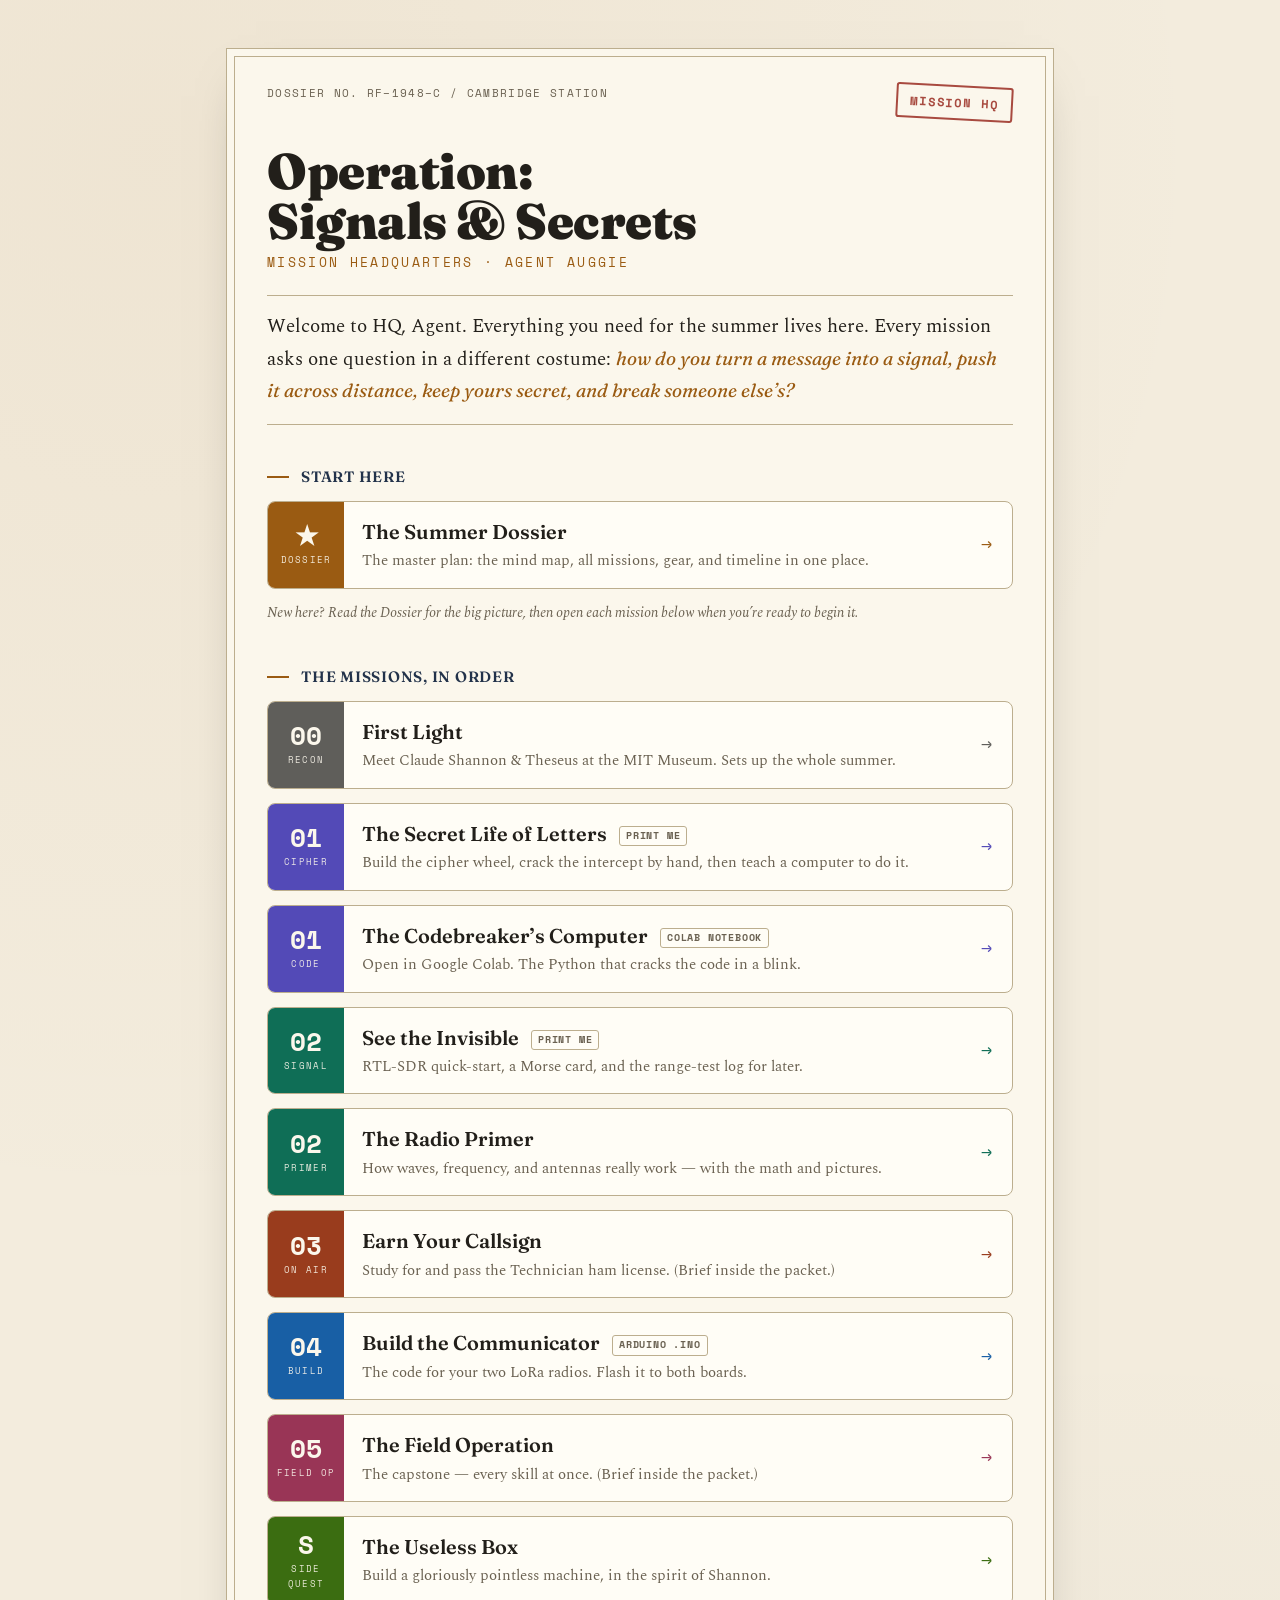
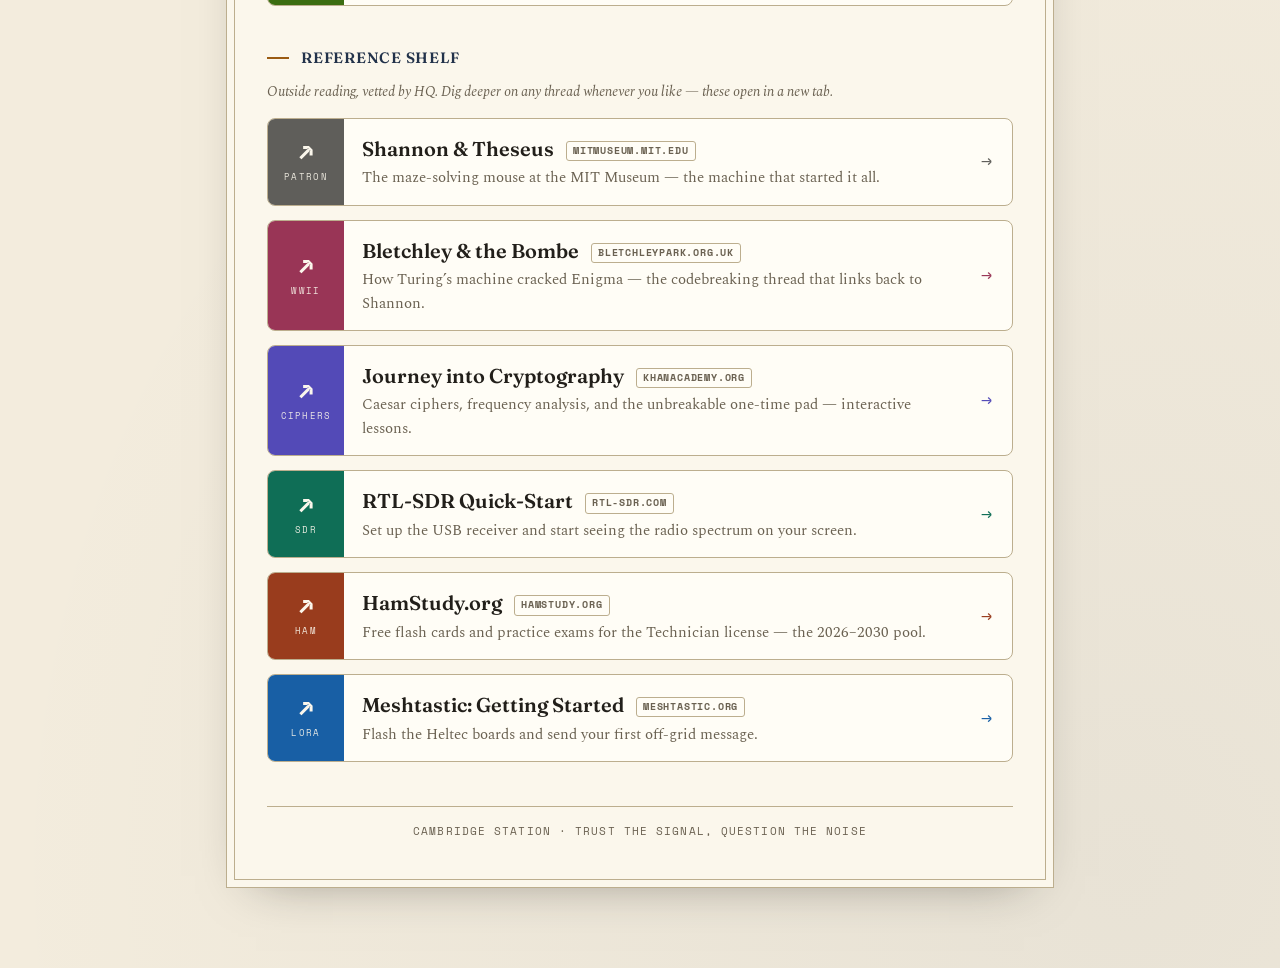
<file: index.html>
<!DOCTYPE html>
<html lang="en">
<head>
<meta charset="UTF-8">
<meta name="viewport" content="width=device-width, initial-scale=1.0">
<title>Operation: Signals &amp; Secrets — Mission HQ</title>
<link rel="preconnect" href="https://fonts.googleapis.com">
<link rel="preconnect" href="https://fonts.gstatic.com" crossorigin>
<link href="https://fonts.googleapis.com/css2?family=Fraunces:opsz,wght@9..144,400;9..144,600;9..144,900&family=Spectral:ital,wght@0,400;0,500;1,400&family=Space+Mono:wght@400;700&display=swap" rel="stylesheet">
<style>
  :root{
    --paper:#f3ecdd; --panel:#fbf7ec; --ink:#221f1a; --muted:#6a6151; --rule:#bcae8e;
    --amber:#9a5b12; --teal:#0f6e56; --stamp:#9a2d22; --navy:#22324a;
  }
  *{box-sizing:border-box}
  body{margin:0; background:var(--paper); color:var(--ink);
    font-family:'Spectral',Georgia,serif; font-size:17px; line-height:1.62;
    background-image:radial-gradient(circle at 12% 6%, rgba(154,91,18,.05), transparent 40%),
                     radial-gradient(circle at 88% 96%, rgba(34,50,74,.05), transparent 42%);}
  .sheet{max-width:880px; margin:0 auto; padding:48px 26px 80px;}
  .frame{border:1.5px solid var(--rule); padding:36px 40px 46px; background:var(--panel); position:relative;
    box-shadow:0 18px 50px -30px rgba(34,31,26,.5);}
  .frame::before{content:""; position:absolute; inset:7px; border:.5px solid var(--rule); pointer-events:none;}

  .topbar{display:flex; justify-content:space-between; align-items:flex-start; font-family:'Space Mono',monospace;
    font-size:11px; letter-spacing:.12em; text-transform:uppercase; color:var(--muted);}
  .stamp{border:2px solid var(--stamp); color:var(--stamp); padding:6px 12px; transform:rotate(3deg);
    font-family:'Space Mono',monospace; font-weight:700; font-size:12px; letter-spacing:.16em; border-radius:3px; opacity:.85;}

  h1{font-family:'Fraunces',serif; font-weight:900; font-size:50px; line-height:1.0; margin:26px 0 6px; letter-spacing:-.01em;}
  .sub{font-family:'Space Mono',monospace; font-size:13px; letter-spacing:.18em; text-transform:uppercase; color:var(--amber); margin-bottom:22px;}
  .lead{font-size:19px; line-height:1.6; border-top:.5px solid var(--rule); border-bottom:.5px solid var(--rule); padding:16px 0; margin-bottom:8px;}
  .lead .big{font-family:'Fraunces',serif; font-style:italic; color:var(--amber);}

  h2{font-family:'Fraunces',serif; font-weight:600; font-size:15px; letter-spacing:.05em; text-transform:uppercase;
    color:var(--navy); margin:40px 0 12px; display:flex; align-items:center; gap:12px;}
  h2::before{content:""; width:22px; height:2px; background:var(--amber);}

  .card{display:flex; align-items:stretch; gap:0; border:1px solid var(--rule); border-radius:8px; overflow:hidden;
    margin-bottom:14px; background:#fffdf6; text-decoration:none; color:inherit; transition:transform .12s, box-shadow .12s;}
  .card:hover{transform:translateY(-2px); box-shadow:0 10px 26px -18px rgba(34,31,26,.6);}
  .card .badge{flex:0 0 76px; background:var(--accent,#0f6e56); color:#fbf7ec; display:flex; flex-direction:column;
    align-items:center; justify-content:center; font-family:'Space Mono',monospace; padding:14px 6px;}
  .card .badge .n{font-weight:700; font-size:26px; line-height:1;}
  .card .badge .k{font-size:9px; letter-spacing:.14em; text-transform:uppercase; margin-top:5px; opacity:.9; text-align:center;}
  .card .body{padding:14px 18px; flex:1;}
  .card .body .t{font-family:'Fraunces',serif; font-weight:600; font-size:20px; margin:0 0 2px;}
  .card .body .d{font-size:14.5px; color:var(--muted); margin:0;}
  .card .go{align-self:center; padding:0 20px; font-family:'Space Mono',monospace; font-size:18px; color:var(--accent,#0f6e56);}

  .c-recon{--accent:#5f5e5a;} .c-cipher{--accent:#534ab7;} .c-signal{--accent:#0f6e56;}
  .c-onair{--accent:#993c1d;} .c-build{--accent:#185fa5;} .c-field{--accent:#993556;}
  .c-side{--accent:#3b6d11;} .c-doc{--accent:#9a5b12;} .c-navy{--accent:#22324a;}

  .filetag{display:inline-block; font-family:'Space Mono',monospace; font-size:10px; letter-spacing:.08em;
    text-transform:uppercase; color:var(--muted); border:1px solid var(--rule); border-radius:3px; padding:1px 6px; margin-left:8px; vertical-align:middle;}

  .note{font-size:13.5px; color:var(--muted); font-style:italic; margin-top:8px;}

  .foot{margin-top:44px; padding-top:16px; border-top:1.5px solid var(--rule); font-family:'Space Mono',monospace;
    font-size:11px; letter-spacing:.1em; text-transform:uppercase; color:var(--muted); text-align:center;}

  @media (max-width:620px){ h1{font-size:36px} .card .badge{flex-basis:60px} }
</style>
</head>
<body>
<div class="sheet">
<div class="frame">

  <div class="topbar">
    <div>Dossier No. RF&ndash;1948&ndash;C / Cambridge Station</div>
    <div class="stamp">Mission HQ</div>
  </div>

  <h1>Operation:<br>Signals &amp; Secrets</h1>
  <div class="sub">Mission Headquarters &middot; Agent Auggie</div>

  <p class="lead">Welcome to HQ, Agent. Everything you need for the summer lives here. Every mission asks one question in a different costume: <span class="big">how do you turn a message into a signal, push it across distance, keep yours secret, and break someone else&rsquo;s?</span></p>

  <h2>Start here</h2>

  <a class="card c-doc" href="dossier.html">
    <div class="badge"><div class="n">&#9733;</div><div class="k">Dossier</div></div>
    <div class="body"><p class="t">The Summer Dossier</p><p class="d">The master plan: the mind map, all missions, gear, and timeline in one place.</p></div>
    <div class="go">&rarr;</div>
  </a>
  <p class="note">New here? Read the Dossier for the big picture, then open each mission below when you&rsquo;re ready to begin it.</p>

  <h2>The missions, in order</h2>

  <a class="card c-recon" href="mission-00.html">
    <div class="badge"><div class="n">00</div><div class="k">Recon</div></div>
    <div class="body"><p class="t">First Light</p><p class="d">Meet Claude Shannon &amp; Theseus at the MIT Museum. Sets up the whole summer.</p></div>
    <div class="go">&rarr;</div>
  </a>

  <a class="card c-cipher" href="mission-01-kit.html">
    <div class="badge"><div class="n">01</div><div class="k">Cipher</div></div>
    <div class="body"><p class="t">The Secret Life of Letters <span class="filetag">Print me</span></p><p class="d">Build the cipher wheel, crack the intercept by hand, then teach a computer to do it.</p></div>
    <div class="go">&rarr;</div>
  </a>

  <a class="card c-cipher" href="https://colab.research.google.com/github/akanwar/learnradio/blob/main/mission-01-caesar-cracker.ipynb" target="_blank" rel="noopener">
    <div class="badge"><div class="n">01</div><div class="k">Code</div></div>
    <div class="body"><p class="t">The Codebreaker&rsquo;s Computer <span class="filetag">Colab notebook</span></p><p class="d">Open in Google Colab. The Python that cracks the code in a blink.</p></div>
    <div class="go">&rarr;</div>
  </a>

  <a class="card c-signal" href="mission-02-field-pack.html">
    <div class="badge"><div class="n">02</div><div class="k">Signal</div></div>
    <div class="body"><p class="t">See the Invisible <span class="filetag">Print me</span></p><p class="d">RTL-SDR quick-start, a Morse card, and the range-test log for later.</p></div>
    <div class="go">&rarr;</div>
  </a>

  <a class="card c-signal" href="radio-primer.html">
    <div class="badge"><div class="n">02</div><div class="k">Primer</div></div>
    <div class="body"><p class="t">The Radio Primer</p><p class="d">How waves, frequency, and antennas really work &mdash; with the math and pictures.</p></div>
    <div class="go">&rarr;</div>
  </a>

  <a class="card c-onair" href="mission-03.html">
    <div class="badge"><div class="n">03</div><div class="k">On Air</div></div>
    <div class="body"><p class="t">Earn Your Callsign</p><p class="d">Study for and pass the Technician ham license. (Brief inside the packet.)</p></div>
    <div class="go">&rarr;</div>
  </a>

  <a class="card c-build" href="https://github.com/akanwar/learnradio/blob/main/mission-04-field-messenger.ino" target="_blank" rel="noopener">
    <div class="badge"><div class="n">04</div><div class="k">Build</div></div>
    <div class="body"><p class="t">Build the Communicator <span class="filetag">Arduino .ino</span></p><p class="d">The code for your two LoRa radios. Flash it to both boards.</p></div>
    <div class="go">&rarr;</div>
  </a>

  <a class="card c-field" href="mission-05.html">
    <div class="badge"><div class="n">05</div><div class="k">Field Op</div></div>
    <div class="body"><p class="t">The Field Operation</p><p class="d">The capstone &mdash; every skill at once. (Brief inside the packet.)</p></div>
    <div class="go">&rarr;</div>
  </a>

  <a class="card c-side" href="mission-S.html">
    <div class="badge"><div class="n">S</div><div class="k">Side Quest</div></div>
    <div class="body"><p class="t">The Useless Box</p><p class="d">Build a gloriously pointless machine, in the spirit of Shannon.</p></div>
    <div class="go">&rarr;</div>
  </a>

  <h2>Reference shelf</h2>
  <p class="note">Outside reading, vetted by HQ. Dig deeper on any thread whenever you like &mdash; these open in a new tab.</p>

  <a class="card c-recon" href="https://mitmuseum.mit.edu/collections/object/2007.030.001" target="_blank" rel="noopener">
    <div class="badge"><div class="n">&#8599;</div><div class="k">Patron</div></div>
    <div class="body"><p class="t">Shannon &amp; Theseus <span class="filetag">mitmuseum.mit.edu</span></p><p class="d">The maze-solving mouse at the MIT Museum &mdash; the machine that started it all.</p></div>
    <div class="go">&rarr;</div>
  </a>

  <a class="card c-field" href="https://www.bletchleypark.org.uk/our-story/6-facts-about-the-bombe/" target="_blank" rel="noopener">
    <div class="badge"><div class="n">&#8599;</div><div class="k">WWII</div></div>
    <div class="body"><p class="t">Bletchley &amp; the Bombe <span class="filetag">bletchleypark.org.uk</span></p><p class="d">How Turing&rsquo;s machine cracked Enigma &mdash; the codebreaking thread that links back to Shannon.</p></div>
    <div class="go">&rarr;</div>
  </a>

  <a class="card c-cipher" href="https://www.khanacademy.org/computing/computer-science/cryptography/crypt/pi/caesar-cipher-exploration" target="_blank" rel="noopener">
    <div class="badge"><div class="n">&#8599;</div><div class="k">Ciphers</div></div>
    <div class="body"><p class="t">Journey into Cryptography <span class="filetag">khanacademy.org</span></p><p class="d">Caesar ciphers, frequency analysis, and the unbreakable one-time pad &mdash; interactive lessons.</p></div>
    <div class="go">&rarr;</div>
  </a>

  <a class="card c-signal" href="https://www.rtl-sdr.com/rtl-sdr-quick-start-guide/" target="_blank" rel="noopener">
    <div class="badge"><div class="n">&#8599;</div><div class="k">SDR</div></div>
    <div class="body"><p class="t">RTL-SDR Quick-Start <span class="filetag">rtl-sdr.com</span></p><p class="d">Set up the USB receiver and start seeing the radio spectrum on your screen.</p></div>
    <div class="go">&rarr;</div>
  </a>

  <a class="card c-onair" href="https://hamstudy.org/" target="_blank" rel="noopener">
    <div class="badge"><div class="n">&#8599;</div><div class="k">Ham</div></div>
    <div class="body"><p class="t">HamStudy.org <span class="filetag">hamstudy.org</span></p><p class="d">Free flash cards and practice exams for the Technician license &mdash; the 2026&ndash;2030 pool.</p></div>
    <div class="go">&rarr;</div>
  </a>

  <a class="card c-build" href="https://meshtastic.org/docs/getting-started/" target="_blank" rel="noopener">
    <div class="badge"><div class="n">&#8599;</div><div class="k">LoRa</div></div>
    <div class="body"><p class="t">Meshtastic: Getting Started <span class="filetag">meshtastic.org</span></p><p class="d">Flash the Heltec boards and send your first off-grid message.</p></div>
    <div class="go">&rarr;</div>
  </a>

  <div class="foot">Cambridge Station &middot; Trust the signal, question the noise</div>

</div>
</div>
</body>
</html>
</file>
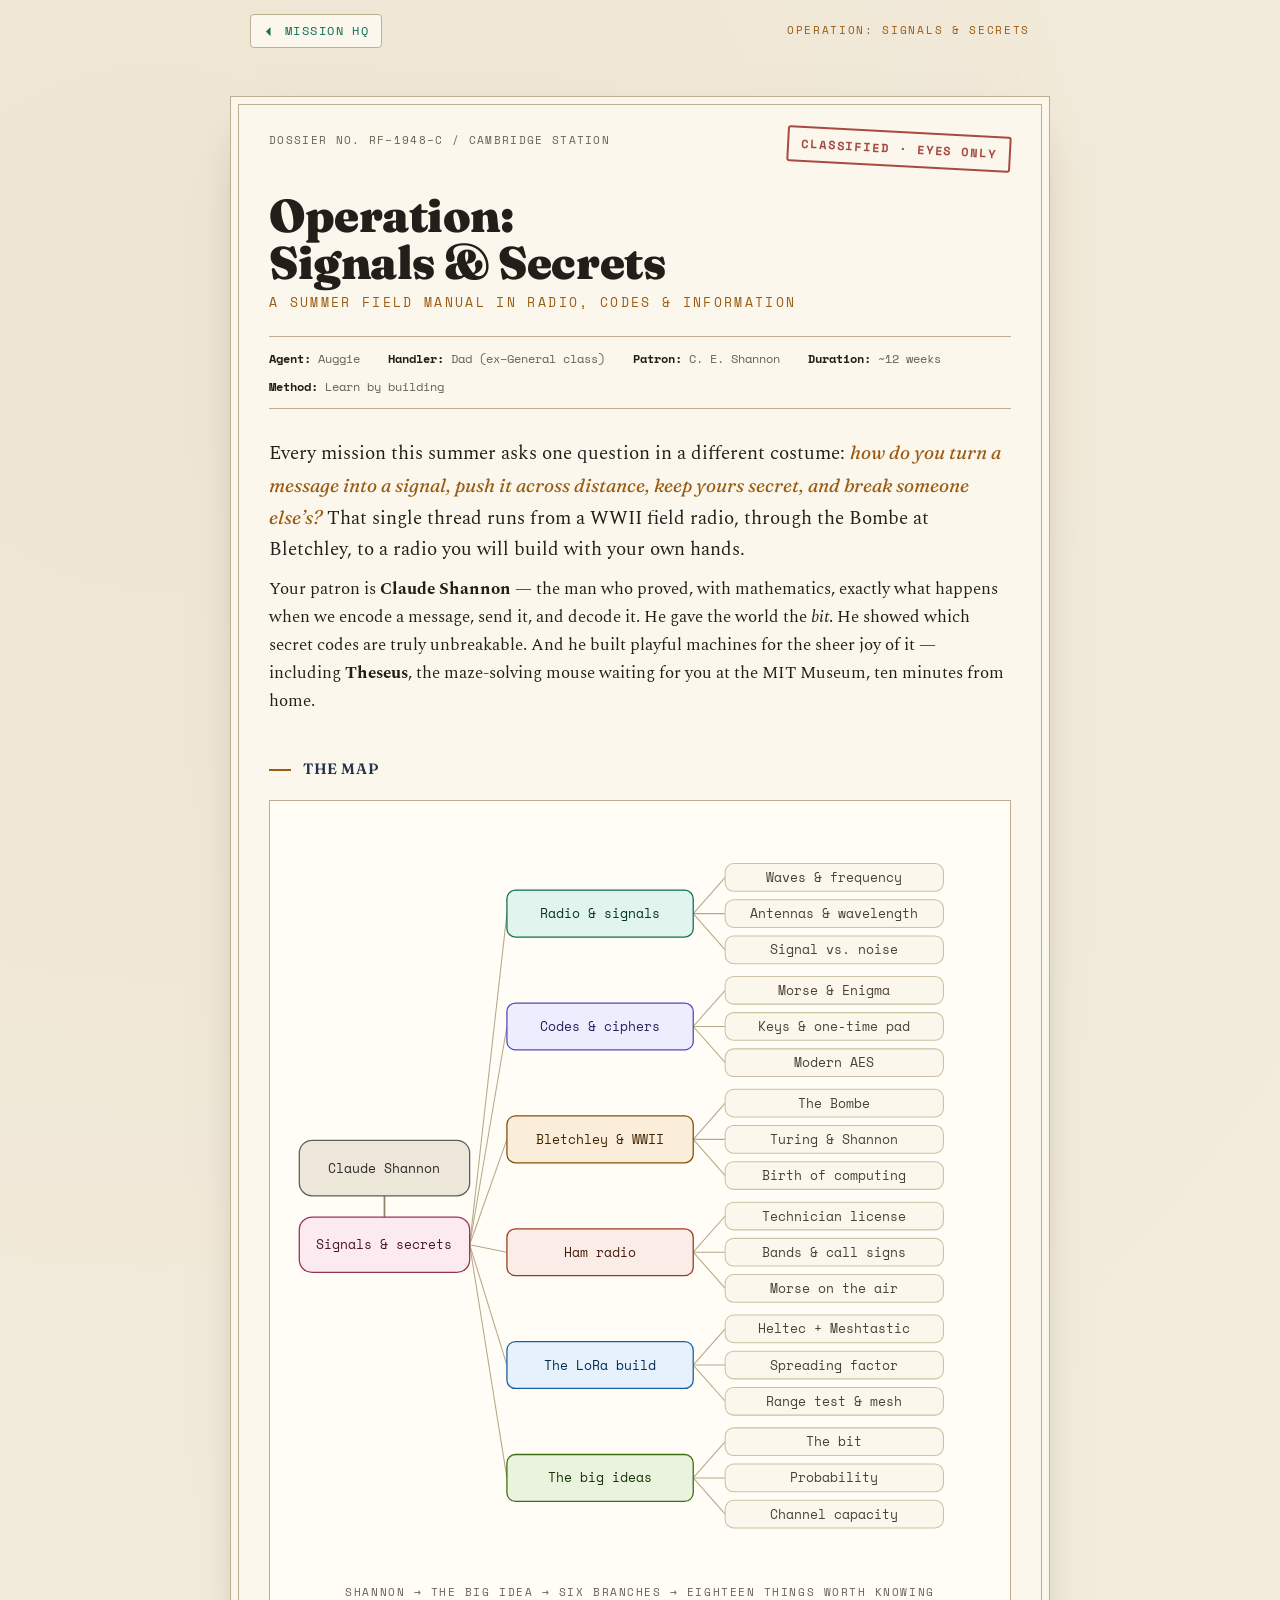
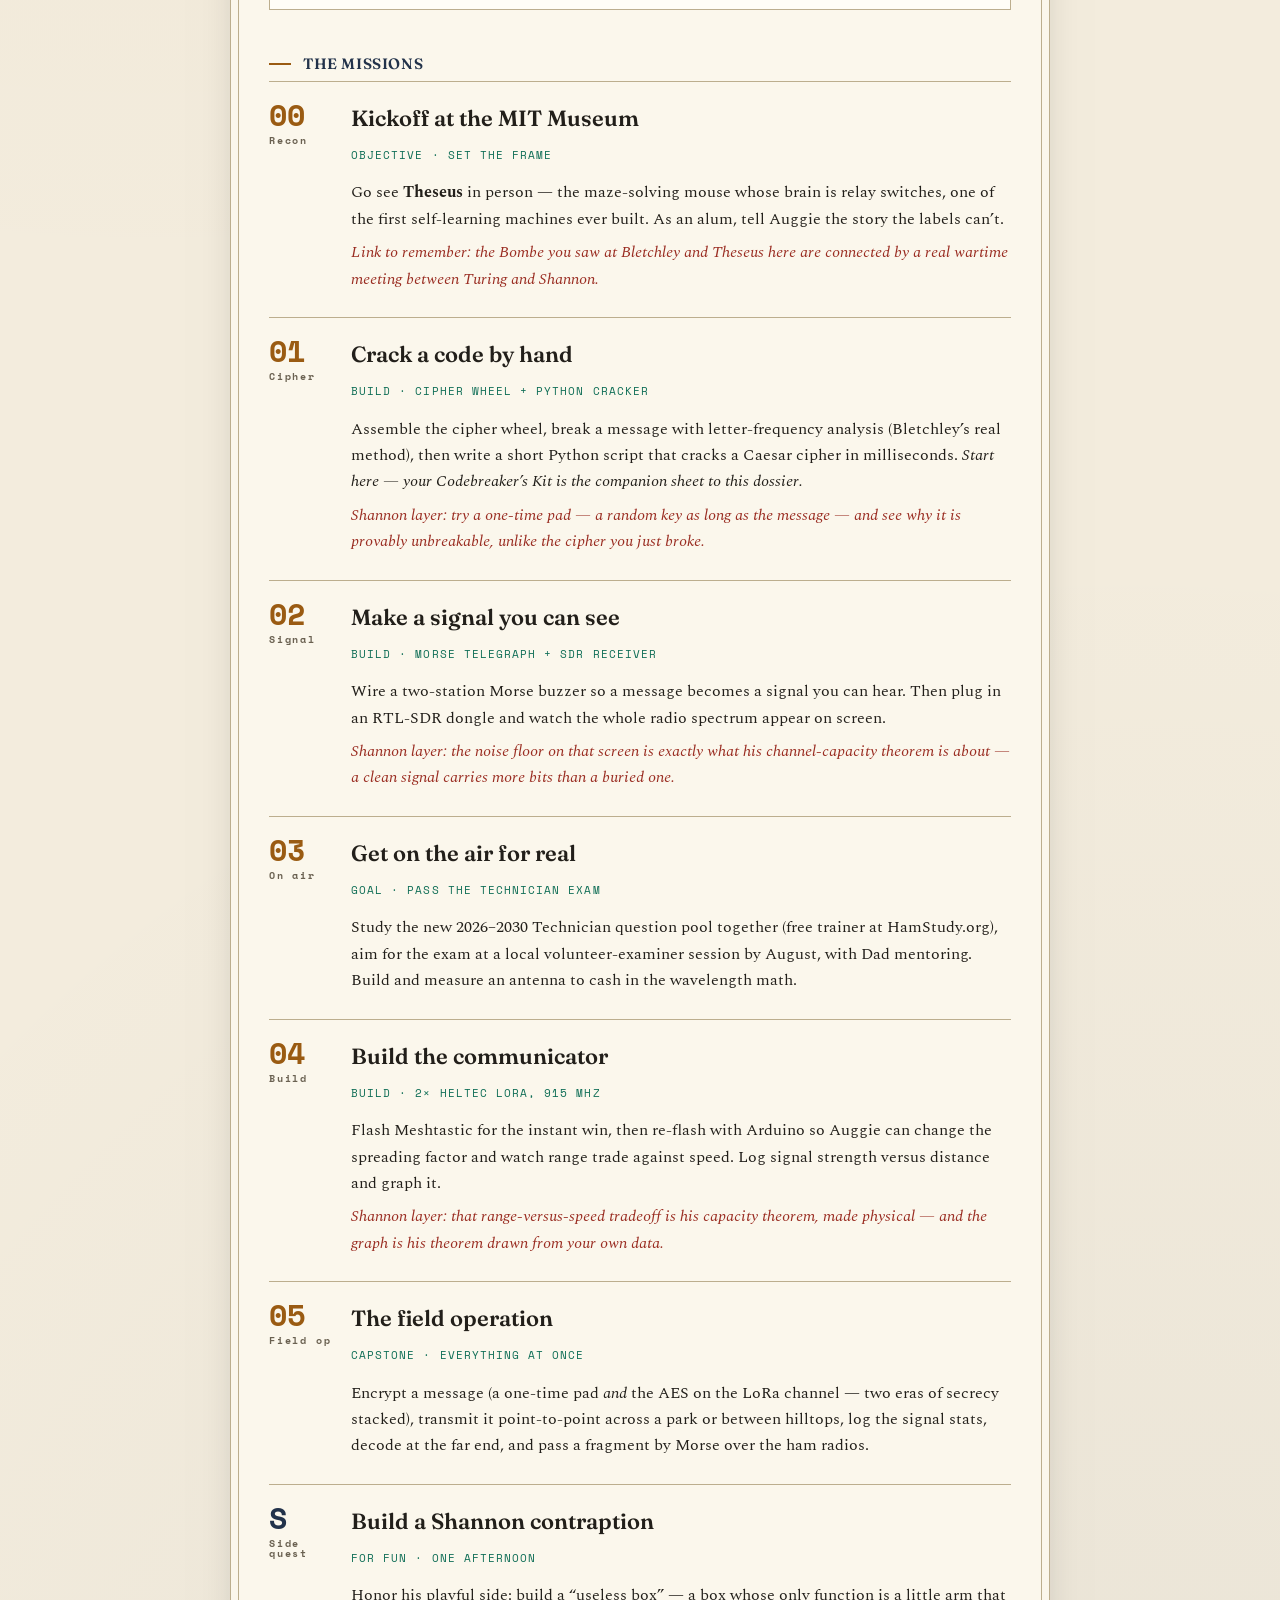
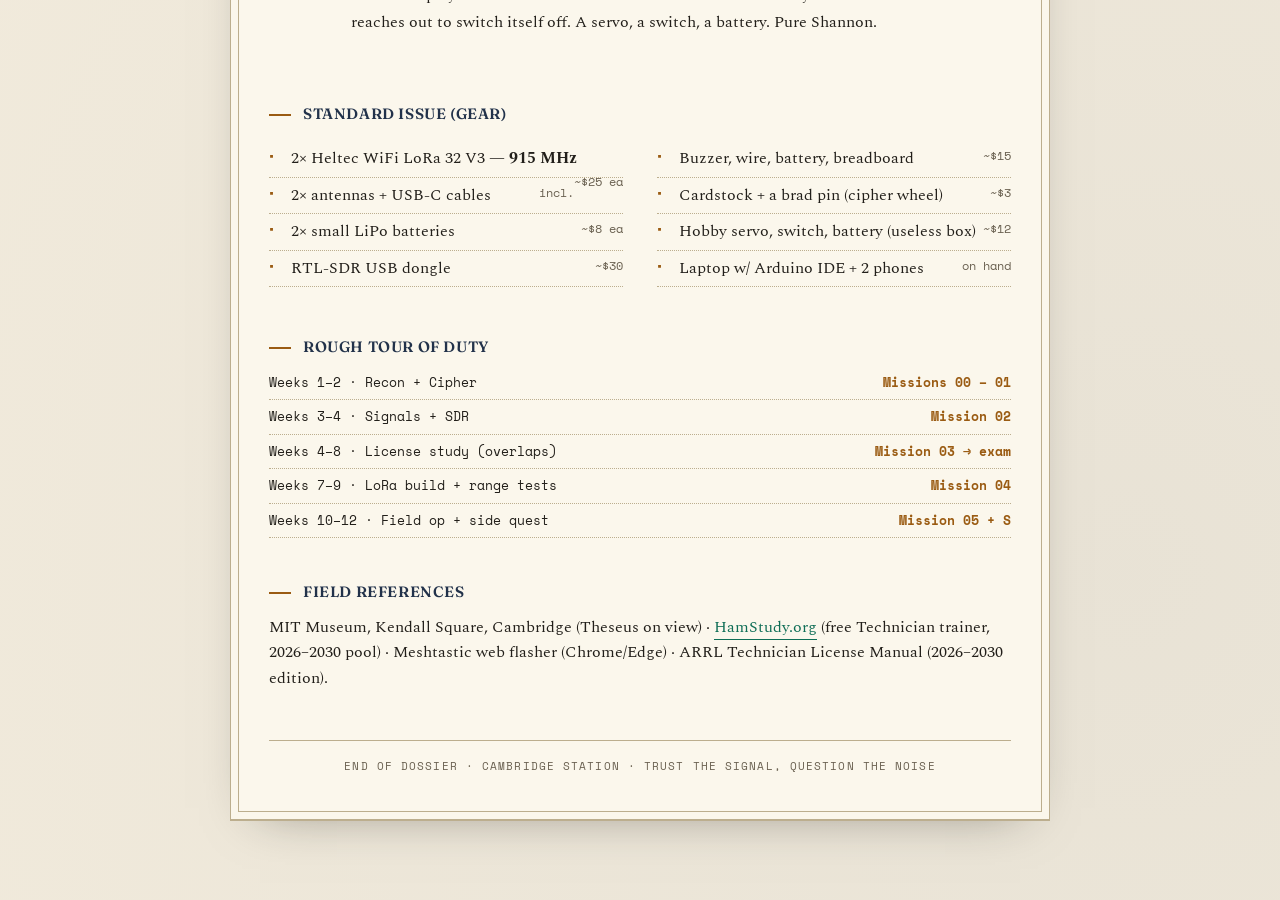
<file: dossier.html>
<!DOCTYPE html>
<html lang="en">
<head>
<meta charset="UTF-8">
<meta name="viewport" content="width=device-width, initial-scale=1.0">
<title>Operation: Signals &amp; Secrets — Summer Field Dossier</title>
<link rel="preconnect" href="https://fonts.googleapis.com">
<link rel="preconnect" href="https://fonts.gstatic.com" crossorigin>
<link href="https://fonts.googleapis.com/css2?family=Fraunces:opsz,wght@9..144,400;9..144,600;9..144,900&family=Spectral:ital,wght@0,400;0,500;1,400&family=Space+Mono:wght@400;700&display=swap" rel="stylesheet">
<style>
  :root{
    --paper:#f3ecdd; --panel:#fbf7ec; --ink:#221f1a; --muted:#6a6151;
    --line:#cabfa3; --rule:#bcae8e; --amber:#9a5b12; --teal:#0f6e56;
    --stamp:#9a2d22; --navy:#22324a;
  }
  *{box-sizing:border-box}
  body{
    margin:0; background:var(--paper); color:var(--ink);
    font-family:'Spectral',Georgia,serif; font-size:17px; line-height:1.65;
    background-image:radial-gradient(circle at 12% 8%, rgba(154,91,18,.05), transparent 40%),
                     radial-gradient(circle at 88% 92%, rgba(34,50,74,.05), transparent 42%);
  }
  .sheet{max-width:880px; margin:0 auto; padding:48px 30px 80px;}
  .frame{border:1.5px solid var(--rule); padding:34px 38px 44px; position:relative; background:var(--panel);
    box-shadow:0 1px 0 var(--rule), 0 18px 50px -30px rgba(34,31,26,.5);}
  .frame::before{content:""; position:absolute; inset:7px; border:0.5px solid var(--rule); pointer-events:none;}

  .topbar{display:flex; justify-content:space-between; align-items:flex-start; font-family:'Space Mono',monospace;
    font-size:11px; letter-spacing:.12em; text-transform:uppercase; color:var(--muted);}
  .stamp{border:2px solid var(--stamp); color:var(--stamp); padding:6px 12px; transform:rotate(3deg);
    font-family:'Space Mono',monospace; font-weight:700; font-size:12px; letter-spacing:.16em; border-radius:3px;
    opacity:.85;}

  h1{font-family:'Fraunces',serif; font-weight:900; font-size:46px; line-height:1.02; margin:26px 0 6px;
    letter-spacing:-.01em;}
  .sub{font-family:'Space Mono',monospace; font-size:13px; letter-spacing:.18em; text-transform:uppercase;
    color:var(--amber); margin-bottom:22px;}
  .meta{display:flex; flex-wrap:wrap; gap:8px 28px; font-family:'Space Mono',monospace; font-size:12px;
    color:var(--muted); border-top:0.5px solid var(--rule); border-bottom:0.5px solid var(--rule);
    padding:12px 0; margin-bottom:28px;}
  .meta b{color:var(--ink); font-weight:700;}

  h2{font-family:'Fraunces',serif; font-weight:600; font-size:15px; letter-spacing:.04em;
    text-transform:uppercase; color:var(--navy); margin:42px 0 4px; display:flex; align-items:center; gap:12px;}
  h2::before{content:""; width:22px; height:2px; background:var(--amber);}
  .lead{font-size:19px; line-height:1.6;}
  .lead .big{font-family:'Fraunces',serif; font-style:italic; color:var(--amber);}
  p{margin:10px 0;}

  .mapwrap{margin:18px 0 8px; padding:20px 8px 8px; background:#fffdf6; border:0.5px solid var(--rule);}
  .mapcap{font-family:'Space Mono',monospace; font-size:11px; letter-spacing:.14em; text-transform:uppercase;
    color:var(--muted); text-align:center; margin-top:6px;}

  /* mind map */
  .mm{display:block; width:100%; height:auto;}
  .mm line{stroke:#b6a987; stroke-width:1; fill:none;}
  .mm .spine{stroke:#8d8268; stroke-width:1.6;}
  .mm text{font-family:'Space Mono',monospace; font-size:12px;}
  .mm .leaf rect{fill:#fbf7ec; stroke:#cdc1a3; stroke-width:1;}
  .mm .leaf text{fill:#4a4234;}
  .mm .branch rect, .mm .root rect{stroke-width:1.2;}
  .c-teal rect{fill:#E1F5EE; stroke:#0F6E56;} .c-teal text{fill:#04342C;}
  .c-purple rect{fill:#EEEDFE; stroke:#534AB7;} .c-purple text{fill:#26215C;}
  .c-amber rect{fill:#FAEEDA; stroke:#854F0B;} .c-amber text{fill:#412402;}
  .c-coral rect{fill:#FAECE7; stroke:#993C1D;} .c-coral text{fill:#4A1B0C;}
  .c-blue rect{fill:#E6F1FB; stroke:#185FA5;} .c-blue text{fill:#042C53;}
  .c-green rect{fill:#EAF3DE; stroke:#3B6D11;} .c-green text{fill:#173404;}
  .c-gray rect{fill:#ECE7D8; stroke:#5F5E5A;} .c-gray text{fill:#2C2C2A;}
  .c-pink rect{fill:#FBEAF0; stroke:#993556;} .c-pink text{fill:#4B1528;}

  /* missions */
  .mission{display:grid; grid-template-columns:64px 1fr; gap:18px; padding:18px 0; border-top:0.5px solid var(--rule);}
  .mnum{font-family:'Space Mono',monospace; font-weight:700; font-size:30px; color:var(--amber); line-height:1;}
  .mnum span{display:block; font-size:10px; letter-spacing:.18em; color:var(--muted); margin-top:6px;}
  .mtitle{font-family:'Fraunces',serif; font-weight:600; font-size:22px; margin:0 0 4px;}
  .tag{font-family:'Space Mono',monospace; font-size:10.5px; letter-spacing:.1em; text-transform:uppercase;
    color:var(--teal); display:inline-block; margin-bottom:8px;}
  .mission p{margin:7px 0; font-size:16px;}
  .shannon{color:var(--stamp); font-style:italic;}
  .side .mnum{color:var(--navy);}

  .cols{display:grid; grid-template-columns:1fr 1fr; gap:14px 34px; margin-top:8px;}
  ul.gear{list-style:none; padding:0; margin:6px 0; font-size:15.5px;}
  ul.gear li{padding:5px 0 5px 22px; position:relative; border-bottom:0.5px dotted var(--rule);}
  ul.gear li::before{content:"\25A0"; position:absolute; left:0; color:var(--amber); font-size:9px; top:8px;}
  .price{font-family:'Space Mono',monospace; font-size:12px; color:var(--muted); float:right;}

  .timeline{font-family:'Space Mono',monospace; font-size:13px; margin-top:6px;}
  .timeline div{display:flex; justify-content:space-between; padding:6px 0; border-bottom:0.5px dotted var(--rule);}
  .timeline b{color:var(--amber); font-weight:700;}

  a{color:var(--teal); text-decoration:none; border-bottom:0.5px solid var(--teal);}
  .foot{margin-top:48px; padding-top:16px; border-top:1.5px solid var(--rule); font-family:'Space Mono',monospace;
    font-size:11px; letter-spacing:.1em; text-transform:uppercase; color:var(--muted); text-align:center;}

  @media (max-width:640px){ .cols{grid-template-columns:1fr} h1{font-size:34px} .mission{grid-template-columns:48px 1fr} }
  @media print{ body{background:#fff} .frame{box-shadow:none} .mission{break-inside:avoid} }
</style>
<style id="hq-nav-style">
  .hq-nav{display:flex;align-items:center;justify-content:space-between;gap:12px;
    max-width:840px;margin:0 auto;padding:14px 30px 0;font-family:'Space Mono',monospace;}
  .hq-nav .hq-home{display:inline-block;font-size:12px;letter-spacing:.12em;text-transform:uppercase;
    color:#0f6e56;text-decoration:none;border:1px solid #bcae8e;border-radius:4px;padding:6px 12px;
    background:#fbf7ec;transition:background .15s;}
  .hq-nav .hq-home:hover{background:#e3efe9;}
  .hq-nav .hq-title{font-size:10.5px;letter-spacing:.16em;text-transform:uppercase;color:#9a5b12;}
  @media (max-width:560px){ .hq-nav .hq-title{display:none;} }
  @media print{ .hq-nav{display:none !important;} }
</style>
</head>
<body>
<nav class="hq-nav">
  <a class="hq-home" href="index.html">&#9204; Mission HQ</a>
  <span class="hq-title">Operation: Signals &amp; Secrets</span>
</nav>

<div class="sheet">
<div class="frame">

  <div class="topbar">
    <div>Dossier&nbsp;No. RF&ndash;1948&ndash;C / Cambridge Station</div>
    <div class="stamp">Classified &middot; Eyes Only</div>
  </div>

  <h1>Operation:<br>Signals &amp; Secrets</h1>
  <div class="sub">A Summer Field Manual in Radio, Codes &amp; Information</div>

  <div class="meta">
    <span><b>Agent:</b> Auggie</span>
    <span><b>Handler:</b> Dad (ex&ndash;General class)</span>
    <span><b>Patron:</b> C. E. Shannon</span>
    <span><b>Duration:</b> ~12 weeks</span>
    <span><b>Method:</b> Learn by building</span>
  </div>

  <p class="lead">Every mission this summer asks one question in a different costume: <span class="big">how do you turn a message into a signal, push it across distance, keep yours secret, and break someone else&rsquo;s?</span> That single thread runs from a WWII field radio, through the Bombe at Bletchley, to a radio you will build with your own hands.</p>

  <p>Your patron is <b>Claude Shannon</b> &mdash; the man who proved, with mathematics, exactly what happens when we encode a message, send it, and decode it. He gave the world the <i>bit</i>. He showed which secret codes are truly unbreakable. And he built playful machines for the sheer joy of it &mdash; including <b>Theseus</b>, the maze-solving mouse waiting for you at the MIT Museum, ten minutes from home.</p>

  <h2>The Map</h2>
  <div class="mapwrap">
    <svg class="mm" viewBox="0 0 680 710" role="img" aria-label="Detailed mind map of the summer: Claude Shannon and the central idea feed six branches, each with three sub-topics">
      <line class="spine" x1="100" y1="352" x2="100" y2="372"/>
      <line x1="180" y1="398" x2="215" y2="87"/>
      <line x1="180" y1="398" x2="215" y2="193"/>
      <line x1="180" y1="398" x2="215" y2="299"/>
      <line x1="180" y1="398" x2="215" y2="405"/>
      <line x1="180" y1="398" x2="215" y2="511"/>
      <line x1="180" y1="398" x2="215" y2="617"/>
      <line x1="390" y1="87" x2="420" y2="53"/><line x1="390" y1="87" x2="420" y2="87"/><line x1="390" y1="87" x2="420" y2="121"/>
      <line x1="390" y1="193" x2="420" y2="159"/><line x1="390" y1="193" x2="420" y2="193"/><line x1="390" y1="193" x2="420" y2="227"/>
      <line x1="390" y1="299" x2="420" y2="265"/><line x1="390" y1="299" x2="420" y2="299"/><line x1="390" y1="299" x2="420" y2="333"/>
      <line x1="390" y1="405" x2="420" y2="371"/><line x1="390" y1="405" x2="420" y2="405"/><line x1="390" y1="405" x2="420" y2="439"/>
      <line x1="390" y1="511" x2="420" y2="477"/><line x1="390" y1="511" x2="420" y2="511"/><line x1="390" y1="511" x2="420" y2="545"/>
      <line x1="390" y1="617" x2="420" y2="583"/><line x1="390" y1="617" x2="420" y2="617"/><line x1="390" y1="617" x2="420" y2="651"/>

      <g class="root c-gray"><rect x="20" y="300" width="160" height="52" rx="12"/><text x="100" y="326" text-anchor="middle" dominant-baseline="central">Claude Shannon</text></g>
      <g class="root c-pink"><rect x="20" y="372" width="160" height="52" rx="12"/><text x="100" y="398" text-anchor="middle" dominant-baseline="central">Signals &amp; secrets</text></g>

      <g class="branch c-teal"><rect x="215" y="65" width="175" height="44" rx="8"/><text x="302" y="87" text-anchor="middle" dominant-baseline="central">Radio &amp; signals</text></g>
      <g class="leaf"><rect x="420" y="40" width="205" height="26" rx="8"/><text x="522" y="53" text-anchor="middle" dominant-baseline="central">Waves &amp; frequency</text></g>
      <g class="leaf"><rect x="420" y="74" width="205" height="26" rx="8"/><text x="522" y="87" text-anchor="middle" dominant-baseline="central">Antennas &amp; wavelength</text></g>
      <g class="leaf"><rect x="420" y="108" width="205" height="26" rx="8"/><text x="522" y="121" text-anchor="middle" dominant-baseline="central">Signal vs. noise</text></g>

      <g class="branch c-purple"><rect x="215" y="171" width="175" height="44" rx="8"/><text x="302" y="193" text-anchor="middle" dominant-baseline="central">Codes &amp; ciphers</text></g>
      <g class="leaf"><rect x="420" y="146" width="205" height="26" rx="8"/><text x="522" y="159" text-anchor="middle" dominant-baseline="central">Morse &amp; Enigma</text></g>
      <g class="leaf"><rect x="420" y="180" width="205" height="26" rx="8"/><text x="522" y="193" text-anchor="middle" dominant-baseline="central">Keys &amp; one-time pad</text></g>
      <g class="leaf"><rect x="420" y="214" width="205" height="26" rx="8"/><text x="522" y="227" text-anchor="middle" dominant-baseline="central">Modern AES</text></g>

      <g class="branch c-amber"><rect x="215" y="277" width="175" height="44" rx="8"/><text x="302" y="299" text-anchor="middle" dominant-baseline="central">Bletchley &amp; WWII</text></g>
      <g class="leaf"><rect x="420" y="252" width="205" height="26" rx="8"/><text x="522" y="265" text-anchor="middle" dominant-baseline="central">The Bombe</text></g>
      <g class="leaf"><rect x="420" y="286" width="205" height="26" rx="8"/><text x="522" y="299" text-anchor="middle" dominant-baseline="central">Turing &amp; Shannon</text></g>
      <g class="leaf"><rect x="420" y="320" width="205" height="26" rx="8"/><text x="522" y="333" text-anchor="middle" dominant-baseline="central">Birth of computing</text></g>

      <g class="branch c-coral"><rect x="215" y="383" width="175" height="44" rx="8"/><text x="302" y="405" text-anchor="middle" dominant-baseline="central">Ham radio</text></g>
      <g class="leaf"><rect x="420" y="358" width="205" height="26" rx="8"/><text x="522" y="371" text-anchor="middle" dominant-baseline="central">Technician license</text></g>
      <g class="leaf"><rect x="420" y="392" width="205" height="26" rx="8"/><text x="522" y="405" text-anchor="middle" dominant-baseline="central">Bands &amp; call signs</text></g>
      <g class="leaf"><rect x="420" y="426" width="205" height="26" rx="8"/><text x="522" y="439" text-anchor="middle" dominant-baseline="central">Morse on the air</text></g>

      <g class="branch c-blue"><rect x="215" y="489" width="175" height="44" rx="8"/><text x="302" y="511" text-anchor="middle" dominant-baseline="central">The LoRa build</text></g>
      <g class="leaf"><rect x="420" y="464" width="205" height="26" rx="8"/><text x="522" y="477" text-anchor="middle" dominant-baseline="central">Heltec + Meshtastic</text></g>
      <g class="leaf"><rect x="420" y="498" width="205" height="26" rx="8"/><text x="522" y="511" text-anchor="middle" dominant-baseline="central">Spreading factor</text></g>
      <g class="leaf"><rect x="420" y="532" width="205" height="26" rx="8"/><text x="522" y="545" text-anchor="middle" dominant-baseline="central">Range test &amp; mesh</text></g>

      <g class="branch c-green"><rect x="215" y="595" width="175" height="44" rx="8"/><text x="302" y="617" text-anchor="middle" dominant-baseline="central">The big ideas</text></g>
      <g class="leaf"><rect x="420" y="570" width="205" height="26" rx="8"/><text x="522" y="583" text-anchor="middle" dominant-baseline="central">The bit</text></g>
      <g class="leaf"><rect x="420" y="604" width="205" height="26" rx="8"/><text x="522" y="617" text-anchor="middle" dominant-baseline="central">Probability</text></g>
      <g class="leaf"><rect x="420" y="638" width="205" height="26" rx="8"/><text x="522" y="651" text-anchor="middle" dominant-baseline="central">Channel capacity</text></g>
    </svg>
    <div class="mapcap">Shannon &rarr; the big idea &rarr; six branches &rarr; eighteen things worth knowing</div>
  </div>

  <h2>The Missions</h2>

  <div class="mission">
    <div class="mnum">00<span>Recon</span></div>
    <div>
      <div class="mtitle">Kickoff at the MIT Museum</div>
      <div class="tag">Objective &middot; set the frame</div>
      <p>Go see <b>Theseus</b> in person &mdash; the maze-solving mouse whose brain is relay switches, one of the first self-learning machines ever built. As an alum, tell Auggie the story the labels can&rsquo;t.</p>
      <p class="shannon">Link to remember: the Bombe you saw at Bletchley and Theseus here are connected by a real wartime meeting between Turing and Shannon.</p>
    </div>
  </div>

  <div class="mission">
    <div class="mnum">01<span>Cipher</span></div>
    <div>
      <div class="mtitle">Crack a code by hand</div>
      <div class="tag">Build &middot; cipher wheel + Python cracker</div>
      <p>Assemble the cipher wheel, break a message with letter-frequency analysis (Bletchley&rsquo;s real method), then write a short Python script that cracks a Caesar cipher in milliseconds. <i>Start here &mdash; your Codebreaker&rsquo;s Kit is the companion sheet to this dossier.</i></p>
      <p class="shannon">Shannon layer: try a one-time pad &mdash; a random key as long as the message &mdash; and see why it is <i>provably</i> unbreakable, unlike the cipher you just broke.</p>
    </div>
  </div>

  <div class="mission">
    <div class="mnum">02<span>Signal</span></div>
    <div>
      <div class="mtitle">Make a signal you can see</div>
      <div class="tag">Build &middot; Morse telegraph + SDR receiver</div>
      <p>Wire a two-station Morse buzzer so a message becomes a signal you can hear. Then plug in an RTL-SDR dongle and watch the whole radio spectrum appear on screen.</p>
      <p class="shannon">Shannon layer: the noise floor on that screen is exactly what his channel-capacity theorem is about &mdash; a clean signal carries more bits than a buried one.</p>
    </div>
  </div>

  <div class="mission">
    <div class="mnum">03<span>On air</span></div>
    <div>
      <div class="mtitle">Get on the air for real</div>
      <div class="tag">Goal &middot; pass the Technician exam</div>
      <p>Study the new 2026&ndash;2030 Technician question pool together (free trainer at HamStudy.org), aim for the exam at a local volunteer-examiner session by August, with Dad mentoring. Build and measure an antenna to cash in the wavelength math.</p>
    </div>
  </div>

  <div class="mission">
    <div class="mnum">04<span>Build</span></div>
    <div>
      <div class="mtitle">Build the communicator</div>
      <div class="tag">Build &middot; 2&times; Heltec LoRa, 915 MHz</div>
      <p>Flash Meshtastic for the instant win, then re-flash with Arduino so Auggie can change the spreading factor and watch range trade against speed. Log signal strength versus distance and graph it.</p>
      <p class="shannon">Shannon layer: that range-versus-speed tradeoff <i>is</i> his capacity theorem, made physical &mdash; and the graph is his theorem drawn from your own data.</p>
    </div>
  </div>

  <div class="mission">
    <div class="mnum">05<span>Field op</span></div>
    <div>
      <div class="mtitle">The field operation</div>
      <div class="tag">Capstone &middot; everything at once</div>
      <p>Encrypt a message (a one-time pad <i>and</i> the AES on the LoRa channel &mdash; two eras of secrecy stacked), transmit it point-to-point across a park or between hilltops, log the signal stats, decode at the far end, and pass a fragment by Morse over the ham radios.</p>
    </div>
  </div>

  <div class="mission side">
    <div class="mnum">S<span>Side quest</span></div>
    <div>
      <div class="mtitle">Build a Shannon contraption</div>
      <div class="tag">For fun &middot; one afternoon</div>
      <p>Honor his playful side: build a &ldquo;useless box&rdquo; &mdash; a box whose only function is a little arm that reaches out to switch itself off. A servo, a switch, a battery. Pure Shannon.</p>
    </div>
  </div>

  <h2>Standard Issue (Gear)</h2>
  <div class="cols">
    <ul class="gear">
      <li>2&times; Heltec WiFi LoRa 32 V3 &mdash; <b>915 MHz</b> <span class="price">~$25 ea</span></li>
      <li>2&times; antennas + USB-C cables <span class="price">incl.</span></li>
      <li>2&times; small LiPo batteries <span class="price">~$8 ea</span></li>
      <li>RTL-SDR USB dongle <span class="price">~$30</span></li>
    </ul>
    <ul class="gear">
      <li>Buzzer, wire, battery, breadboard <span class="price">~$15</span></li>
      <li>Cardstock + a brad pin (cipher wheel) <span class="price">~$3</span></li>
      <li>Hobby servo, switch, battery (useless box) <span class="price">~$12</span></li>
      <li>Laptop w/ Arduino IDE + 2 phones <span class="price">on hand</span></li>
    </ul>
  </div>

  <h2>Rough Tour of Duty</h2>
  <div class="timeline">
    <div><span>Weeks 1&ndash;2 &middot; Recon + Cipher</span><b>Missions 00 &ndash; 01</b></div>
    <div><span>Weeks 3&ndash;4 &middot; Signals + SDR</span><b>Mission 02</b></div>
    <div><span>Weeks 4&ndash;8 &middot; License study (overlaps)</span><b>Mission 03 &rarr; exam</b></div>
    <div><span>Weeks 7&ndash;9 &middot; LoRa build + range tests</span><b>Mission 04</b></div>
    <div><span>Weeks 10&ndash;12 &middot; Field op + side quest</span><b>Mission 05 + S</b></div>
  </div>

  <h2>Field References</h2>
  <p style="font-size:15.5px">
    MIT Museum, Kendall Square, Cambridge (Theseus on view) &middot;
    <a href="https://hamstudy.org">HamStudy.org</a> (free Technician trainer, 2026&ndash;2030 pool) &middot;
    Meshtastic web flasher (Chrome/Edge) &middot;
    ARRL Technician License Manual (2026&ndash;2030 edition).
  </p>

  <div class="foot">End of dossier &middot; Cambridge Station &middot; Trust the signal, question the noise</div>

</div>
</div>
</body>
</html>
</file>
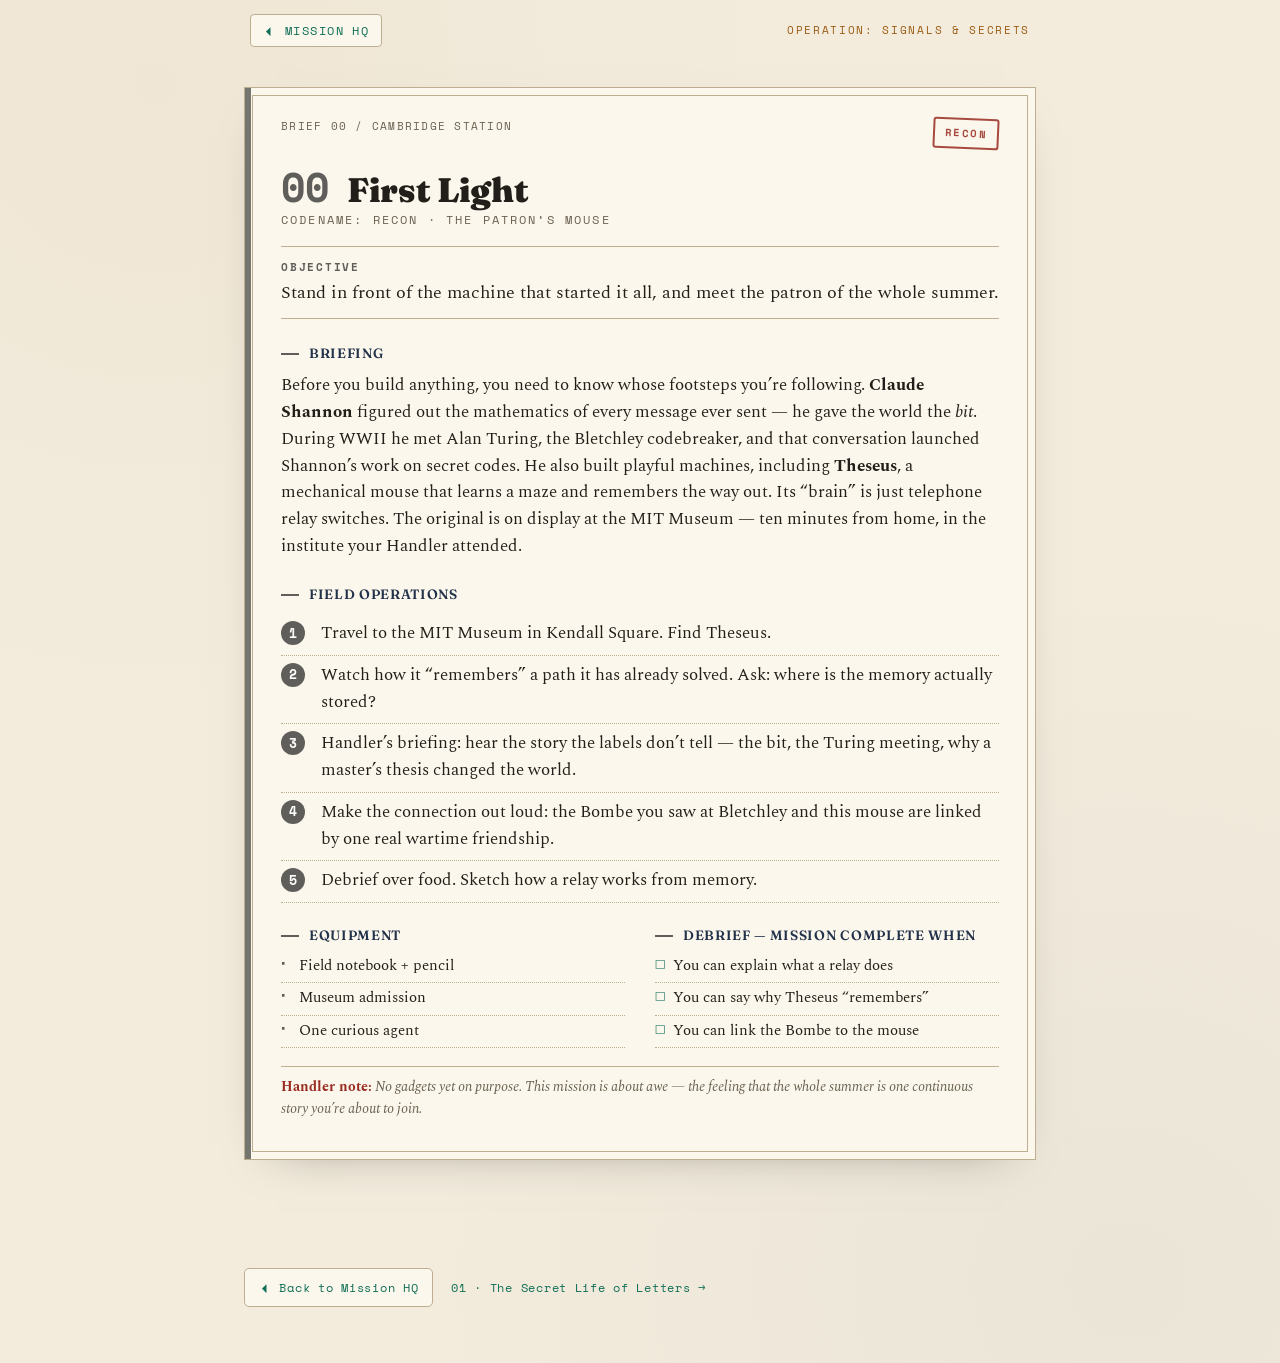
<file: mission-00.html>
<!DOCTYPE html>
<html lang="en">
<head>
<meta charset="UTF-8">
<meta name="viewport" content="width=device-width, initial-scale=1.0">
<title>Mission 00: First Light — Operation: Signals &amp; Secrets</title>
<link rel="preconnect" href="https://fonts.googleapis.com">
<link rel="preconnect" href="https://fonts.gstatic.com" crossorigin>
<link href="https://fonts.googleapis.com/css2?family=Fraunces:opsz,wght@9..144,400;9..144,600;9..144,900&family=Spectral:ital,wght@0,400;0,500;1,400&family=Space+Mono:wght@400;700&display=swap" rel="stylesheet">
<link rel="stylesheet" href="brief.css">
</head>
<body>
<nav class="hq-nav">
  <a class="hq-home" href="index.html">&#9204; Mission HQ</a>
  <span class="hq-title">Operation: Signals &amp; Secrets</span>
</nav>
<div class="sheet">
<div class="brief m-recon">
    <div class="topbar"><div>Brief 00 / Cambridge Station</div><div class="stamp">Recon</div></div>
    <div class="head"><div class="mno">00</div><div class="mname">First Light</div></div>
    <div class="codename">Codename: Recon &middot; The Patron&rsquo;s Mouse</div>
    <div class="objective"><b>Objective</b>Stand in front of the machine that started it all, and meet the patron of the whole summer.</div>

    <h3>Briefing</h3>
    <p>Before you build anything, you need to know whose footsteps you&rsquo;re following. <b>Claude Shannon</b> figured out the mathematics of every message ever sent &mdash; he gave the world the <i>bit</i>. During WWII he met Alan Turing, the Bletchley codebreaker, and that conversation launched Shannon&rsquo;s work on secret codes. He also built playful machines, including <b>Theseus</b>, a mechanical mouse that learns a maze and remembers the way out. Its &ldquo;brain&rdquo; is just telephone relay switches. The original is on display at the MIT Museum &mdash; ten minutes from home, in the institute your Handler attended.</p>

    <h3>Field Operations</h3>
    <ol class="ops">
      <li>Travel to the MIT Museum in Kendall Square. Find Theseus.</li>
      <li>Watch how it &ldquo;remembers&rdquo; a path it has already solved. Ask: where is the memory actually stored?</li>
      <li>Handler&rsquo;s briefing: hear the story the labels don&rsquo;t tell &mdash; the bit, the Turing meeting, why a master&rsquo;s thesis changed the world.</li>
      <li>Make the connection out loud: the Bombe you saw at Bletchley and this mouse are linked by one real wartime friendship.</li>
      <li>Debrief over food. Sketch how a relay works from memory.</li>
    </ol>

    <div class="cols">
      <div class="box"><h3>Equipment</h3>
        <ul class="list"><li>Field notebook + pencil</li><li>Museum admission</li><li>One curious agent</li></ul></div>
      <div class="box"><h3>Debrief &mdash; mission complete when</h3>
        <ul class="list check"><li>You can explain what a relay does</li><li>You can say why Theseus &ldquo;remembers&rdquo;</li><li>You can link the Bombe to the mouse</li></ul></div>
    </div>
    <div class="note"><b>Handler note:</b> No gadgets yet on purpose. This mission is about awe &mdash; the feeling that the whole summer is one continuous story you&rsquo;re about to join.</div>
  </div>

  <!-- MISSION 01 -->
</div>
<div style="max-width:840px;margin:0 auto;padding:0 24px 56px;font-family:'Space Mono',monospace;font-size:12px;letter-spacing:.06em;">
  <a href="index.html" style="color:#0f6e56;text-decoration:none;border:1px solid #bcae8e;border-radius:5px;padding:9px 14px;background:#fbf7ec;display:inline-block;">&#9204; Back to Mission HQ</a>
  <a href="mission-01.html" style="color:#0f6e56;text-decoration:none;margin-left:10px;">01 · The Secret Life of Letters &rarr;</a>
</div>
</body>
</html>
</file>
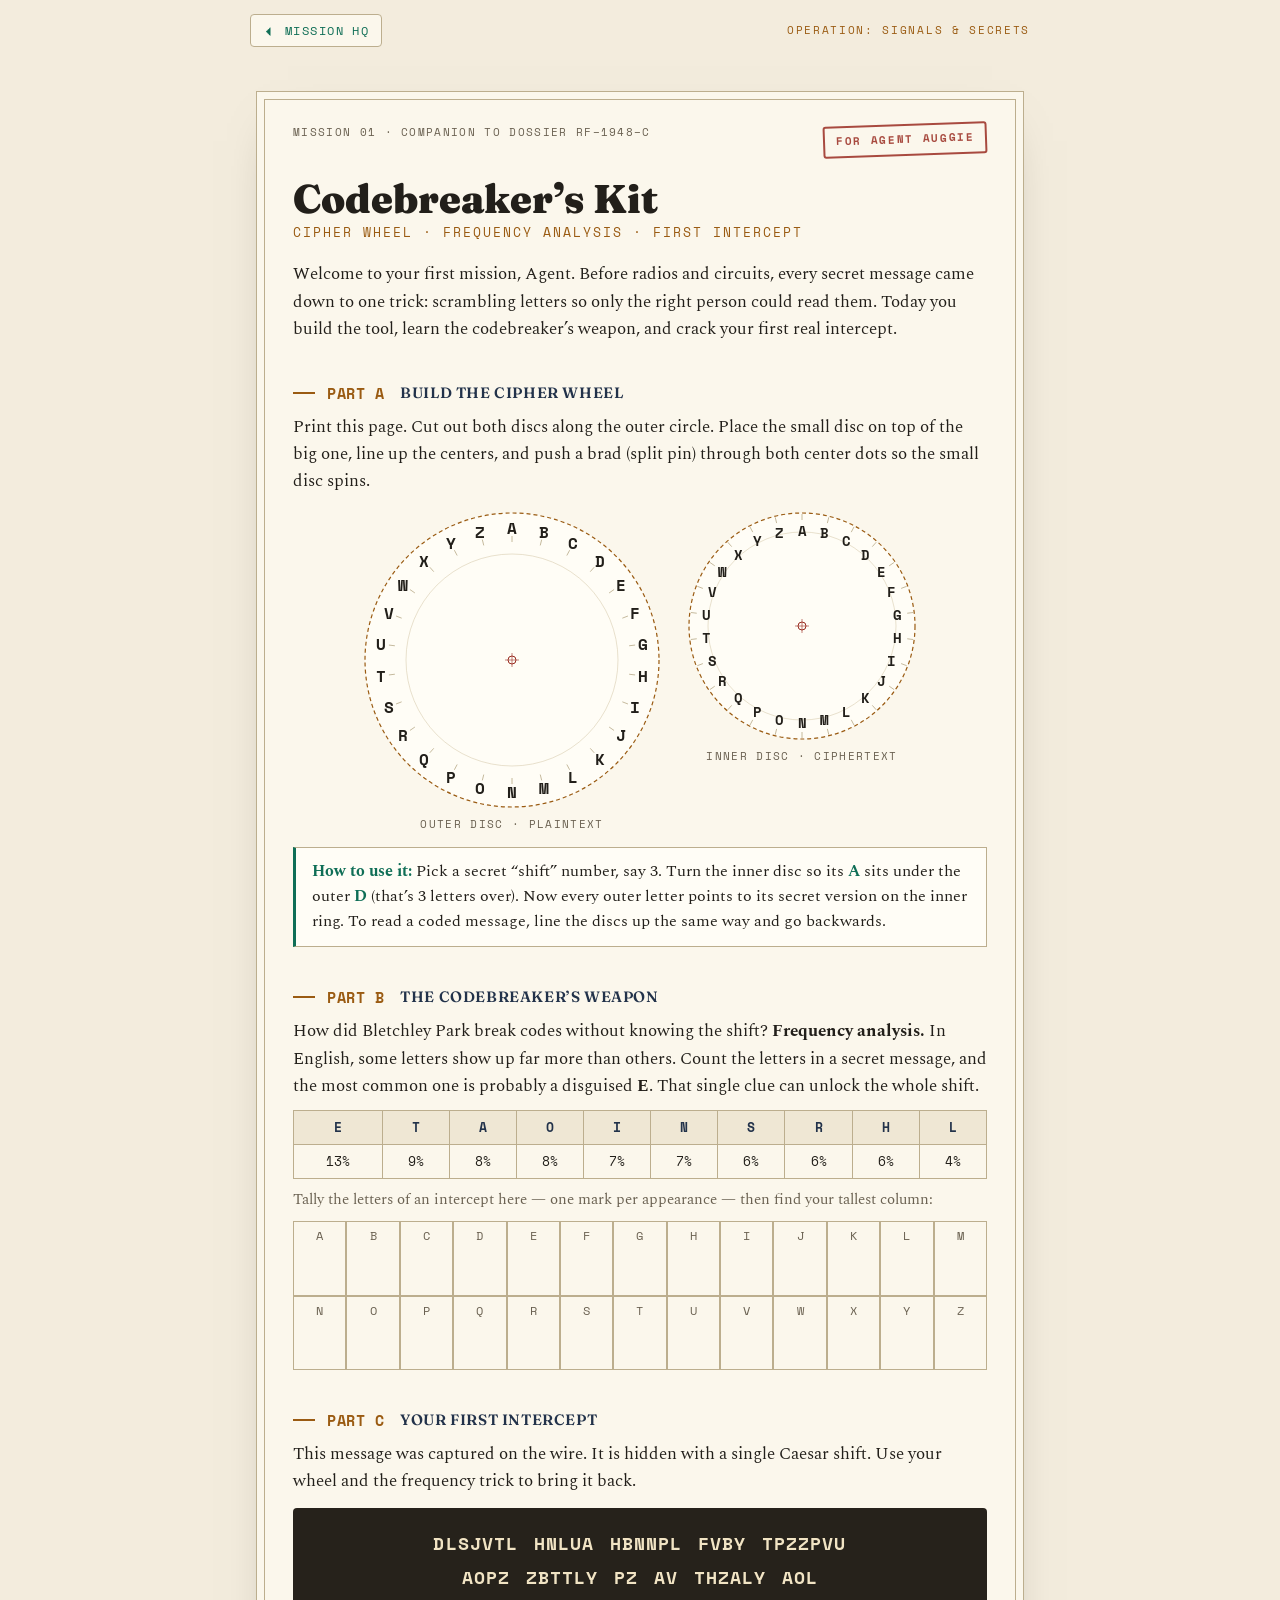
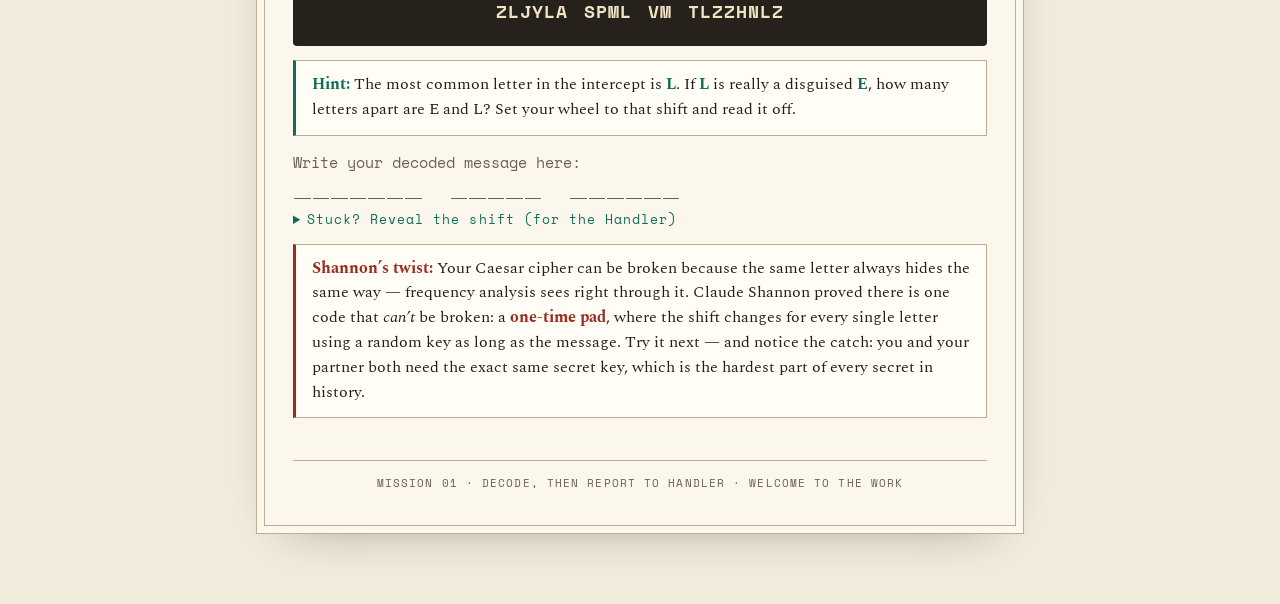
<file: mission-01-kit.html>
<!DOCTYPE html>
<html lang="en">
<head>
<meta charset="UTF-8">
<meta name="viewport" content="width=device-width, initial-scale=1.0">
<title>Mission 01 — Codebreaker's Kit</title>
<link rel="preconnect" href="https://fonts.googleapis.com">
<link rel="preconnect" href="https://fonts.gstatic.com" crossorigin>
<link href="https://fonts.googleapis.com/css2?family=Fraunces:opsz,wght@9..144,400;9..144,600;9..144,900&family=Spectral:wght@400;500&family=Space+Mono:wght@400;700&display=swap" rel="stylesheet">
<style>
  :root{
    --paper:#f3ecdd; --panel:#fbf7ec; --ink:#221f1a; --muted:#6a6151; --rule:#bcae8e;
    --amber:#9a5b12; --teal:#0f6e56; --stamp:#9a2d22; --navy:#22324a;
  }
  *{box-sizing:border-box}
  body{margin:0; background:var(--paper); color:var(--ink);
    font-family:'Spectral',Georgia,serif; font-size:17px; line-height:1.6;}
  .sheet{max-width:820px; margin:0 auto; padding:44px 26px 70px;}
  .frame{border:1.5px solid var(--rule); padding:32px 36px 40px; background:var(--panel); position:relative;
    box-shadow:0 18px 50px -32px rgba(34,31,26,.5);}
  .frame::before{content:""; position:absolute; inset:7px; border:.5px solid var(--rule); pointer-events:none;}
  .topbar{display:flex; justify-content:space-between; font-family:'Space Mono',monospace; font-size:11px;
    letter-spacing:.12em; text-transform:uppercase; color:var(--muted);}
  .stamp{border:2px solid var(--stamp); color:var(--stamp); padding:5px 11px; transform:rotate(-2deg);
    font-family:'Space Mono',monospace; font-weight:700; font-size:11px; letter-spacing:.15em; border-radius:3px; opacity:.85;}
  h1{font-family:'Fraunces',serif; font-weight:900; font-size:40px; margin:22px 0 4px; line-height:1.04;}
  .sub{font-family:'Space Mono',monospace; font-size:12.5px; letter-spacing:.16em; text-transform:uppercase;
    color:var(--amber); margin-bottom:18px;}
  h2{font-family:'Fraunces',serif; font-weight:600; font-size:15px; letter-spacing:.04em; text-transform:uppercase;
    color:var(--navy); margin:38px 0 6px; display:flex; align-items:center; gap:12px;}
  h2::before{content:""; width:22px; height:2px; background:var(--amber);}
  .part{font-family:'Space Mono',monospace; color:var(--amber); font-weight:700;}
  p{margin:9px 0;} ol{margin:9px 0; padding-left:22px;} ol li{margin:6px 0;}
  .wheel{display:flex; justify-content:center; gap:24px; flex-wrap:wrap; margin:14px 0 4px;}
  .disc-card{text-align:center;}
  .disc-card .lbl{font-family:'Space Mono',monospace; font-size:11px; letter-spacing:.12em; text-transform:uppercase; color:var(--muted); margin-top:6px;}
  svg.disc{display:block;}
  .note{background:#fffdf6; border:.5px solid var(--rule); border-left:3px solid var(--teal); padding:12px 16px; margin:14px 0;
    font-size:15.5px;}
  .note b{color:var(--teal);}
  .shannon{border-left-color:var(--stamp);} .shannon b{color:var(--stamp);}

  table.freq{width:100%; border-collapse:collapse; font-family:'Space Mono',monospace; font-size:13px; margin:10px 0;}
  table.freq td{border:.5px solid var(--rule); padding:6px 4px; text-align:center;}
  table.freq .hdr{background:#efe7d4; font-weight:700; color:var(--navy);}
  .tally{display:grid; grid-template-columns:repeat(13,1fr); gap:0; font-family:'Space Mono',monospace; margin:8px 0;}
  .tally div{border:.5px solid var(--rule); aspect-ratio:1/1.4; display:flex; align-items:flex-start; justify-content:center; padding-top:4px; font-size:12px; color:var(--muted); position:relative;}
  .tally div span{position:absolute; bottom:3px; font-size:9px;}

  .intercept{font-family:'Space Mono',monospace; font-weight:700; font-size:18px; letter-spacing:.06em;
    background:#26221b; color:#f1e4c4; padding:18px 16px; border-radius:4px; line-height:1.9; word-spacing:.2em;
    text-align:center; margin:12px 0;}
  .decode{font-family:'Space Mono',monospace; font-size:15px; color:var(--muted); margin-top:10px;}
  .decode .blank{display:inline-block; min-width:1.1em; border-bottom:1px solid var(--muted); margin:0 1px;}
  .answer{margin-top:10px; font-size:13px; color:var(--muted);}
  .answer summary{cursor:pointer; font-family:'Space Mono',monospace; letter-spacing:.08em; color:var(--teal);}
  .foot{margin-top:42px; padding-top:14px; border-top:1.5px solid var(--rule); font-family:'Space Mono',monospace;
    font-size:11px; letter-spacing:.1em; text-transform:uppercase; color:var(--muted); text-align:center;}
  @media print{ body{background:#fff} .frame{box-shadow:none} h2{break-after:avoid} .wheel{break-inside:avoid} .note{break-inside:avoid} }
</style>
<style id="hq-nav-style">
  .hq-nav{display:flex;align-items:center;justify-content:space-between;gap:12px;
    max-width:840px;margin:0 auto;padding:14px 30px 0;font-family:'Space Mono',monospace;}
  .hq-nav .hq-home{display:inline-block;font-size:12px;letter-spacing:.12em;text-transform:uppercase;
    color:#0f6e56;text-decoration:none;border:1px solid #bcae8e;border-radius:4px;padding:6px 12px;
    background:#fbf7ec;transition:background .15s;}
  .hq-nav .hq-home:hover{background:#e3efe9;}
  .hq-nav .hq-title{font-size:10.5px;letter-spacing:.16em;text-transform:uppercase;color:#9a5b12;}
  @media (max-width:560px){ .hq-nav .hq-title{display:none;} }
  @media print{ .hq-nav{display:none !important;} }
</style>
</head>
<body>
<nav class="hq-nav">
  <a class="hq-home" href="index.html">&#9204; Mission HQ</a>
  <span class="hq-title">Operation: Signals &amp; Secrets</span>
</nav>

<div class="sheet">
<div class="frame">

  <div class="topbar">
    <div>Mission 01 &middot; Companion to Dossier RF&ndash;1948&ndash;C</div>
    <div class="stamp">For Agent Auggie</div>
  </div>

  <h1>Codebreaker&rsquo;s Kit</h1>
  <div class="sub">Cipher Wheel &middot; Frequency Analysis &middot; First Intercept</div>

  <p>Welcome to your first mission, Agent. Before radios and circuits, every secret message came down to one trick: scrambling letters so only the right person could read them. Today you build the tool, learn the codebreaker&rsquo;s weapon, and crack your first real intercept.</p>

  <h2><span class="part">Part A</span> &nbsp;Build the cipher wheel</h2>
  <p>Print this page. Cut out both discs along the outer circle. Place the small disc on top of the big one, line up the centers, and push a brad (split pin) through both center dots so the small disc spins.</p>
  <div class="wheel">
    <div class="disc-card"><svg class="disc" id="outer" width="300" height="300" viewBox="0 0 300 300" aria-label="Outer cipher disc, plaintext ring A to Z"></svg><div class="lbl">Outer disc &middot; plaintext</div></div>
    <div class="disc-card"><svg class="disc" id="inner" width="232" height="232" viewBox="0 0 232 232" aria-label="Inner cipher disc, ciphertext ring A to Z"></svg><div class="lbl">Inner disc &middot; ciphertext</div></div>
  </div>
  <div class="note"><b>How to use it:</b> Pick a secret &ldquo;shift&rdquo; number, say 3. Turn the inner disc so its <b>A</b> sits under the outer <b>D</b> (that&rsquo;s 3 letters over). Now every outer letter points to its secret version on the inner ring. To read a coded message, line the discs up the same way and go backwards.</div>

  <h2><span class="part">Part B</span> &nbsp;The codebreaker&rsquo;s weapon</h2>
  <p>How did Bletchley Park break codes without knowing the shift? <b>Frequency analysis.</b> In English, some letters show up far more than others. Count the letters in a secret message, and the most common one is probably a disguised <b>E</b>. That single clue can unlock the whole shift.</p>
  <table class="freq">
    <tr class="hdr"><td>E</td><td>T</td><td>A</td><td>O</td><td>I</td><td>N</td><td>S</td><td>R</td><td>H</td><td>L</td></tr>
    <tr><td>13%</td><td>9%</td><td>8%</td><td>8%</td><td>7%</td><td>7%</td><td>6%</td><td>6%</td><td>6%</td><td>4%</td></tr>
  </table>
  <p style="font-size:14.5px; color:var(--muted)">Tally the letters of an intercept here &mdash; one mark per appearance &mdash; then find your tallest column:</p>
  <div class="tally" id="tally"></div>

  <h2><span class="part">Part C</span> &nbsp;Your first intercept</h2>
  <p>This message was captured on the wire. It is hidden with a single Caesar shift. Use your wheel and the frequency trick to bring it back.</p>
  <div class="intercept">DLSJVTL HNLUA HBNNPL FVBY TPZZPVU<br>AOPZ ZBTTLY PZ AV THZALY AOL<br>ZLJYLA SPML VM TLZZHNLZ</div>
  <div class="note"><b>Hint:</b> The most common letter in the intercept is <b>L</b>. If <b>L</b> is really a disguised <b>E</b>, how many letters apart are E and L? Set your wheel to that shift and read it off.</div>
  <p class="decode">Write your decoded message here:<br>
    <span class="blank">&nbsp;</span><span class="blank">&nbsp;</span><span class="blank">&nbsp;</span><span class="blank">&nbsp;</span><span class="blank">&nbsp;</span><span class="blank">&nbsp;</span><span class="blank">&nbsp;</span>
    &nbsp; <span class="blank">&nbsp;</span><span class="blank">&nbsp;</span><span class="blank">&nbsp;</span><span class="blank">&nbsp;</span><span class="blank">&nbsp;</span>
    &nbsp; <span class="blank">&nbsp;</span><span class="blank">&nbsp;</span><span class="blank">&nbsp;</span><span class="blank">&nbsp;</span><span class="blank">&nbsp;</span><span class="blank">&nbsp;</span>
  </p>
  <details class="answer"><summary>Stuck? Reveal the shift (for the Handler)</summary>
    <p>L &rarr; E is a shift of 7. Decode every letter by moving 7 places back (D&rarr;W, L&rarr;E, S&rarr;L &hellip;). The message begins &ldquo;WELCOME AGENT AUGGIE&hellip;&rdquo; and tells you your real summer mission.</p>
  </details>

  <div class="note shannon"><b>Shannon&rsquo;s twist:</b> Your Caesar cipher can be broken because the same letter always hides the same way &mdash; frequency analysis sees right through it. Claude Shannon proved there is one code that <i>can&rsquo;t</i> be broken: a <b>one-time pad</b>, where the shift changes for every single letter using a random key as long as the message. Try it next &mdash; and notice the catch: you and your partner both need the exact same secret key, which is the hardest part of every secret in history.</div>

  <div class="foot">Mission 01 &middot; Decode, then report to Handler &middot; Welcome to the work</div>

</div>
</div>

<script>
  function buildDisc(svgId, size, letterR, tickR, rot){
    var svg = document.getElementById(svgId);
    var c = size/2;
    var NS = "http://www.w3.org/2000/svg";
    function el(tag, attrs){ var e = document.createElementNS(NS, tag); for(var k in attrs){ e.setAttribute(k, attrs[k]); } return e; }
    // cut circle
    svg.appendChild(el("circle", {cx:c, cy:c, r:c-3, fill:"#fffdf6", stroke:"#9a5b12", "stroke-width":"1.2", "stroke-dasharray":"4 3"}));
    // inner guide ring
    svg.appendChild(el("circle", {cx:c, cy:c, r:tickR-12, fill:"none", stroke:"#d8cdb0", "stroke-width":"0.6"}));
    var letters = "ABCDEFGHIJKLMNOPQRSTUVWXYZ";
    for(var i=0;i<26;i++){
      var ang = (-90 + i*(360/26) + rot) * Math.PI/180;
      var lx = c + letterR*Math.cos(ang);
      var ly = c + letterR*Math.sin(ang);
      var t = el("text", {x:lx, y:ly, "text-anchor":"middle", "dominant-baseline":"central",
        "font-family":"'Space Mono', monospace", "font-size":(size>260?16:14), "font-weight":"700", fill:"#221f1a"});
      t.textContent = letters[i];
      svg.appendChild(t);
      // tick marks
      var t1a = c + tickR*Math.cos(ang), t1b = c + tickR*Math.sin(ang);
      var t2a = c + (tickR+6)*Math.cos(ang), t2b = c + (tickR+6)*Math.sin(ang);
      svg.appendChild(el("line", {x1:t1a, y1:t1b, x2:t2a, y2:t2b, stroke:"#b6a987", "stroke-width":"0.8"}));
    }
    // center hole
    svg.appendChild(el("circle", {cx:c, cy:c, r:4, fill:"none", stroke:"#9a2d22", "stroke-width":"1"}));
    svg.appendChild(el("line", {x1:c-7, y1:c, x2:c+7, y2:c, stroke:"#9a2d22", "stroke-width":"0.6"}));
    svg.appendChild(el("line", {x1:c, y1:c-7, x2:c, y2:c+7, stroke:"#9a2d22", "stroke-width":"0.6"}));
  }
  buildDisc("outer", 300, 132, 118, 0);
  buildDisc("inner", 232, 96, 106, 0);

  // tally grid A-Z
  var tg = document.getElementById("tally");
  var L = "ABCDEFGHIJKLMNOPQRSTUVWXYZ";
  for(var i=0;i<26;i++){ var d=document.createElement("div"); d.innerHTML = L[i] + '<span>&nbsp;</span>'; tg.appendChild(d); }
</script>
</body>
</html>
</file>
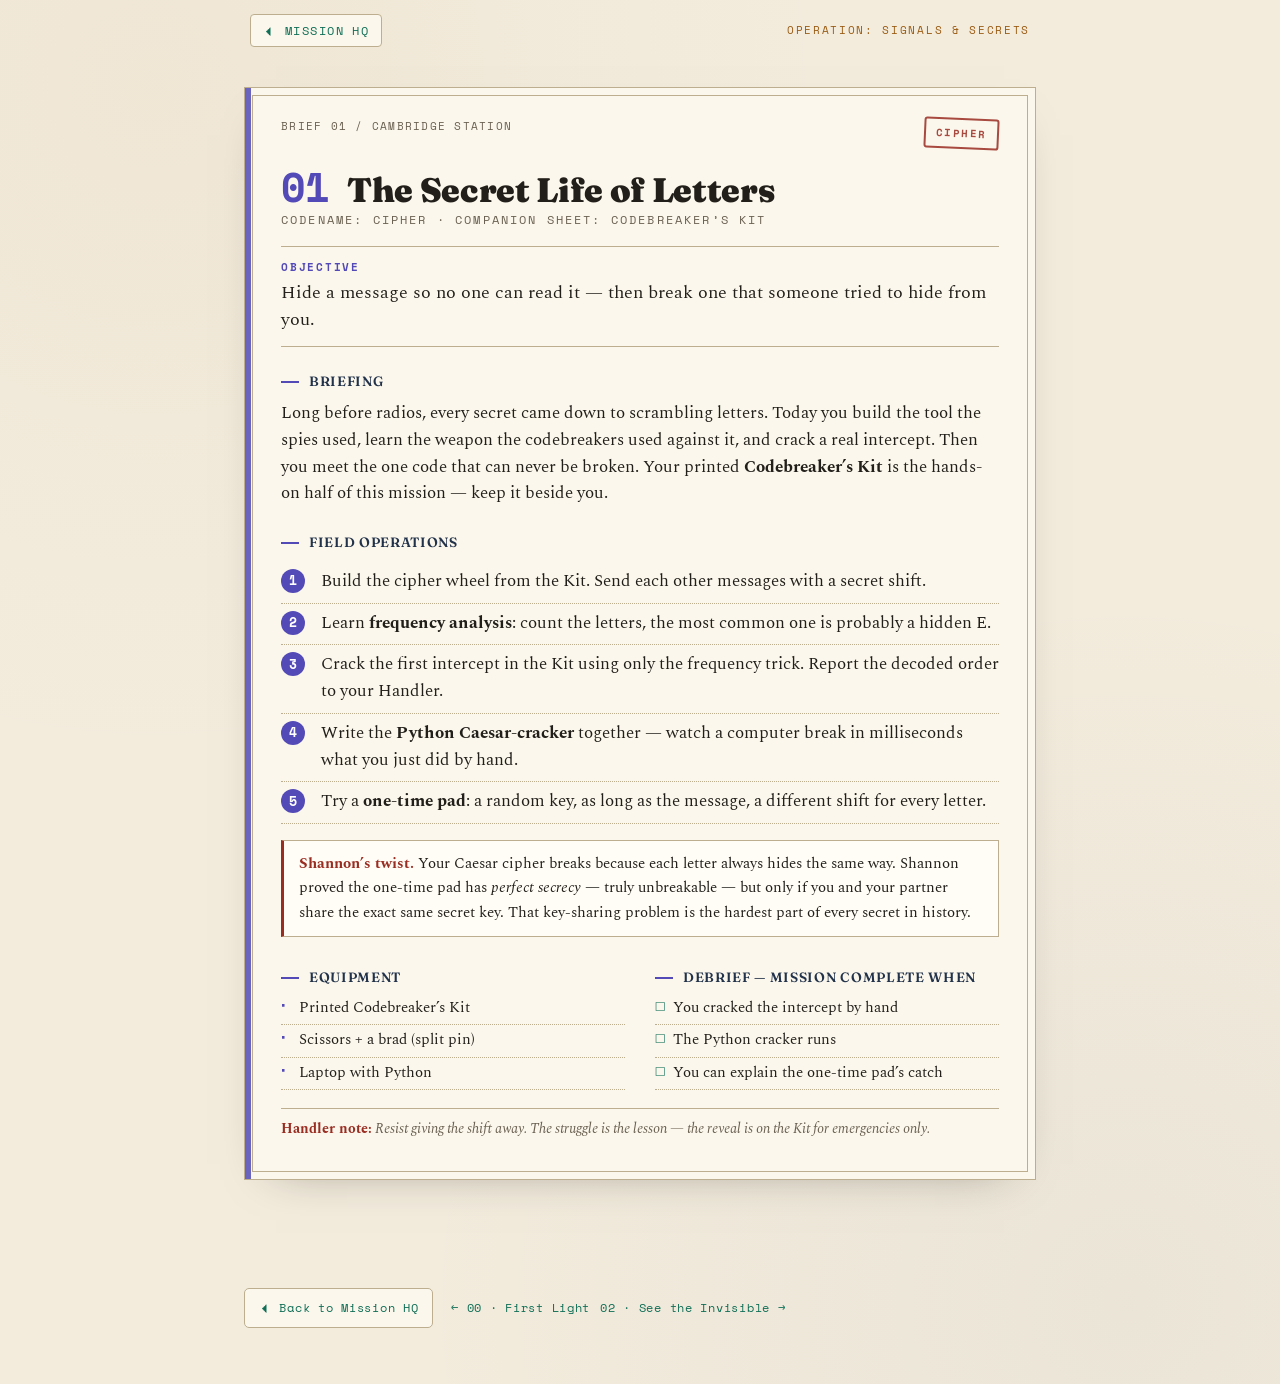
<file: mission-01.html>
<!DOCTYPE html>
<html lang="en">
<head>
<meta charset="UTF-8">
<meta name="viewport" content="width=device-width, initial-scale=1.0">
<title>Mission 01: The Secret Life of Letters — Operation: Signals &amp; Secrets</title>
<link rel="preconnect" href="https://fonts.googleapis.com">
<link rel="preconnect" href="https://fonts.gstatic.com" crossorigin>
<link href="https://fonts.googleapis.com/css2?family=Fraunces:opsz,wght@9..144,400;9..144,600;9..144,900&family=Spectral:ital,wght@0,400;0,500;1,400&family=Space+Mono:wght@400;700&display=swap" rel="stylesheet">
<link rel="stylesheet" href="brief.css">
</head>
<body>
<nav class="hq-nav">
  <a class="hq-home" href="index.html">&#9204; Mission HQ</a>
  <span class="hq-title">Operation: Signals &amp; Secrets</span>
</nav>
<div class="sheet">
<div class="brief m-cipher">
    <div class="topbar"><div>Brief 01 / Cambridge Station</div><div class="stamp">Cipher</div></div>
    <div class="head"><div class="mno">01</div><div class="mname">The Secret Life of Letters</div></div>
    <div class="codename">Codename: Cipher &middot; Companion sheet: Codebreaker&rsquo;s Kit</div>
    <div class="objective"><b>Objective</b>Hide a message so no one can read it &mdash; then break one that someone tried to hide from you.</div>

    <h3>Briefing</h3>
    <p>Long before radios, every secret came down to scrambling letters. Today you build the tool the spies used, learn the weapon the codebreakers used against it, and crack a real intercept. Then you meet the one code that can never be broken. Your printed <b>Codebreaker&rsquo;s Kit</b> is the hands-on half of this mission &mdash; keep it beside you.</p>

    <h3>Field Operations</h3>
    <ol class="ops">
      <li>Build the cipher wheel from the Kit. Send each other messages with a secret shift.</li>
      <li>Learn <b>frequency analysis</b>: count the letters, the most common one is probably a hidden E.</li>
      <li>Crack the first intercept in the Kit using only the frequency trick. Report the decoded order to your Handler.</li>
      <li>Write the <b>Python Caesar-cracker</b> together &mdash; watch a computer break in milliseconds what you just did by hand.</li>
      <li>Try a <b>one-time pad</b>: a random key, as long as the message, a different shift for every letter.</li>
    </ol>

    <div class="shannon"><b>Shannon&rsquo;s twist.</b> Your Caesar cipher breaks because each letter always hides the same way. Shannon proved the one-time pad has <i>perfect secrecy</i> &mdash; truly unbreakable &mdash; but only if you and your partner share the exact same secret key. That key-sharing problem is the hardest part of every secret in history.</div>

    <div class="cols">
      <div class="box"><h3>Equipment</h3>
        <ul class="list"><li>Printed Codebreaker&rsquo;s Kit</li><li>Scissors + a brad (split pin)</li><li>Laptop with Python</li></ul></div>
      <div class="box"><h3>Debrief &mdash; mission complete when</h3>
        <ul class="list check"><li>You cracked the intercept by hand</li><li>The Python cracker runs</li><li>You can explain the one-time pad&rsquo;s catch</li></ul></div>
    </div>
    <div class="note"><b>Handler note:</b> Resist giving the shift away. The struggle <em>is</em> the lesson &mdash; the reveal is on the Kit for emergencies only.</div>
  </div>

  <!-- MISSION 02 -->
</div>
<div style="max-width:840px;margin:0 auto;padding:0 24px 56px;font-family:'Space Mono',monospace;font-size:12px;letter-spacing:.06em;">
  <a href="index.html" style="color:#0f6e56;text-decoration:none;border:1px solid #bcae8e;border-radius:5px;padding:9px 14px;background:#fbf7ec;display:inline-block;">&#9204; Back to Mission HQ</a>
  <a href="mission-00.html" style="color:#0f6e56;text-decoration:none;margin-left:10px;">&larr; 00 · First Light</a><a href="mission-02.html" style="color:#0f6e56;text-decoration:none;margin-left:10px;">02 · See the Invisible &rarr;</a>
</div>
</body>
</html>
</file>
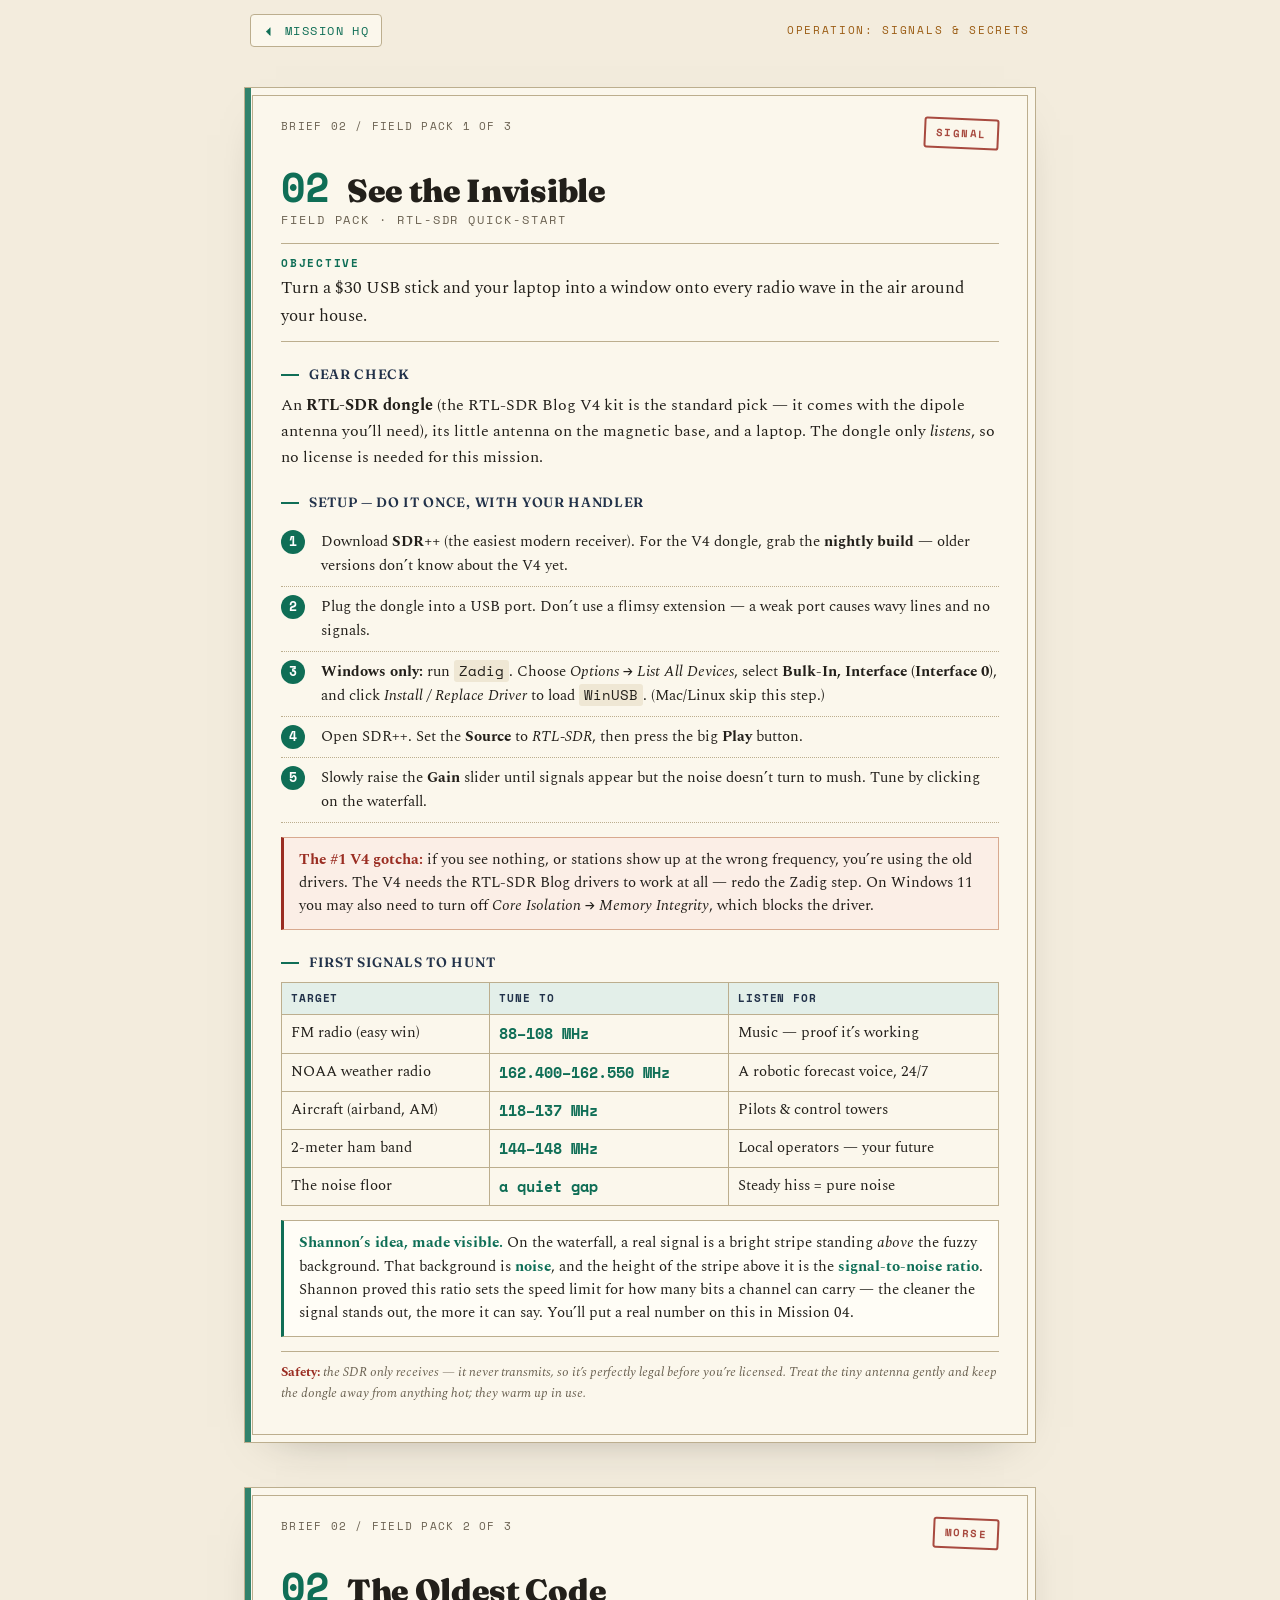
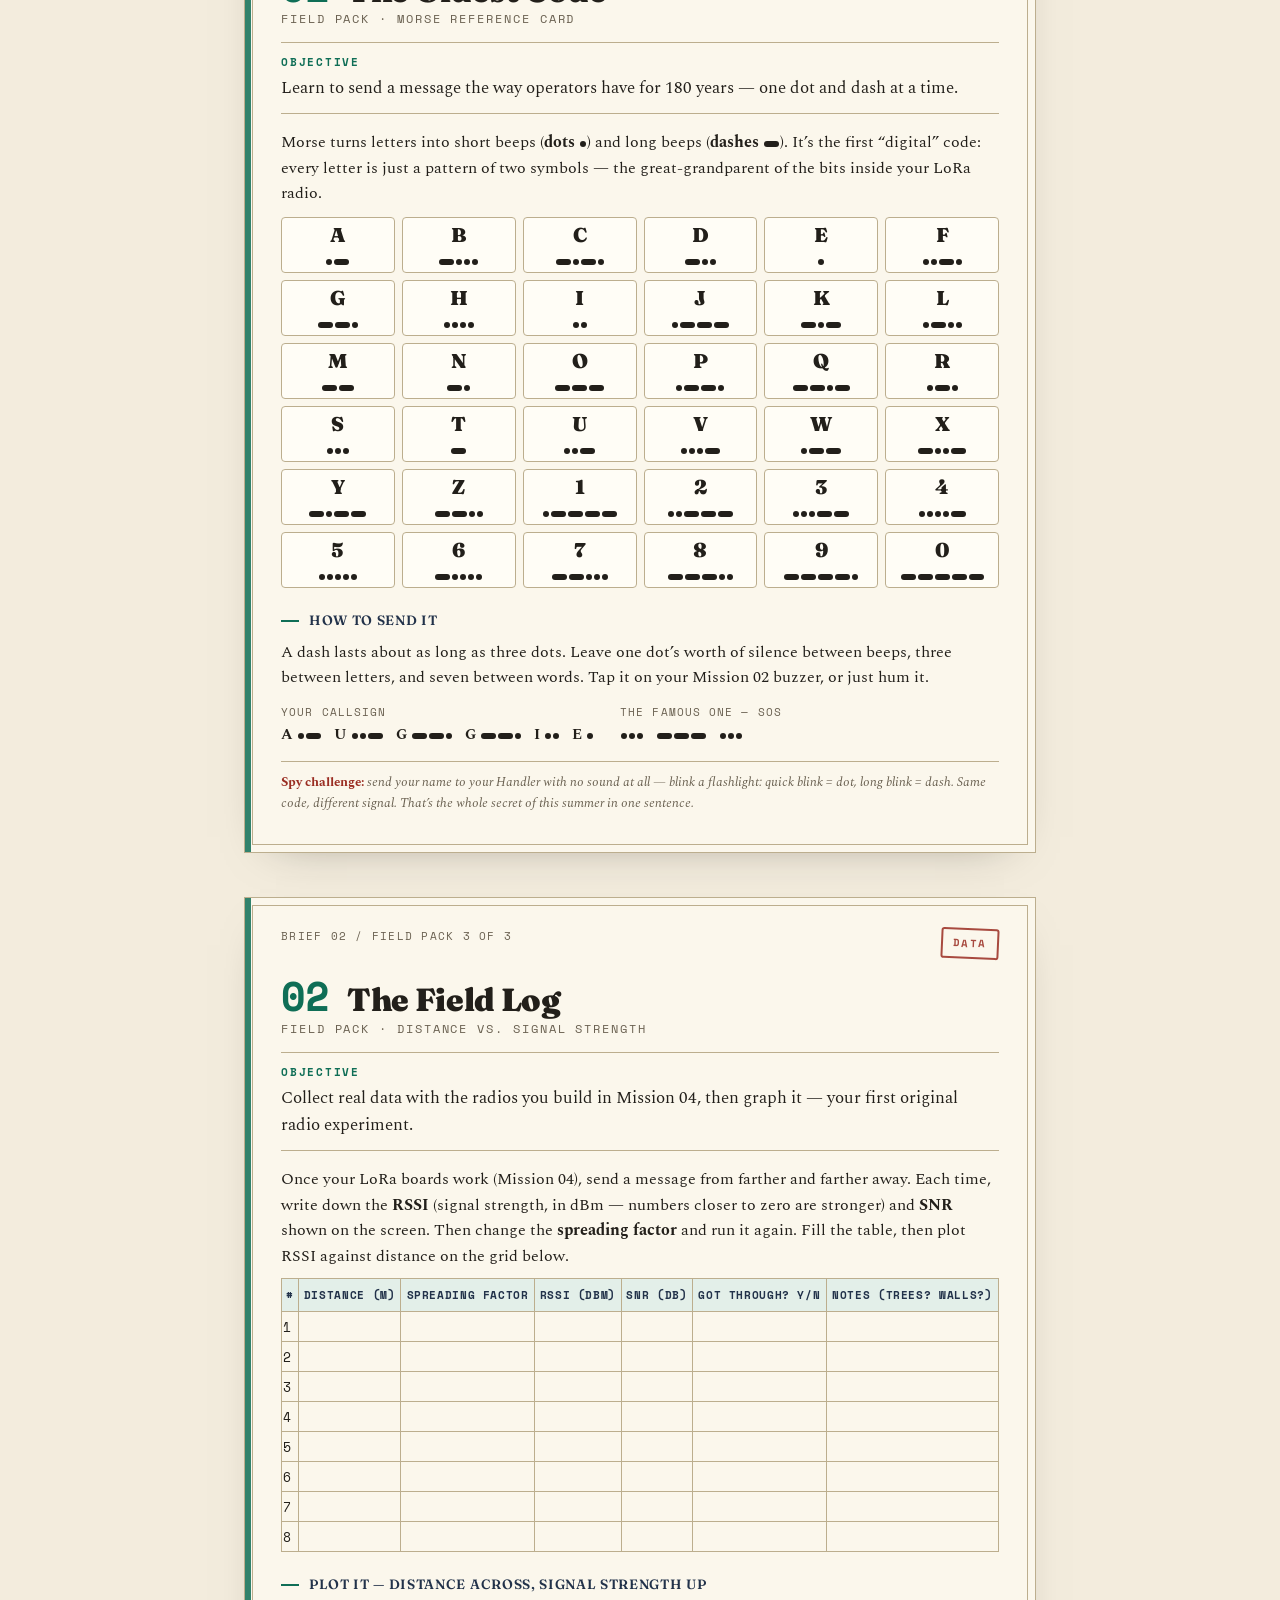
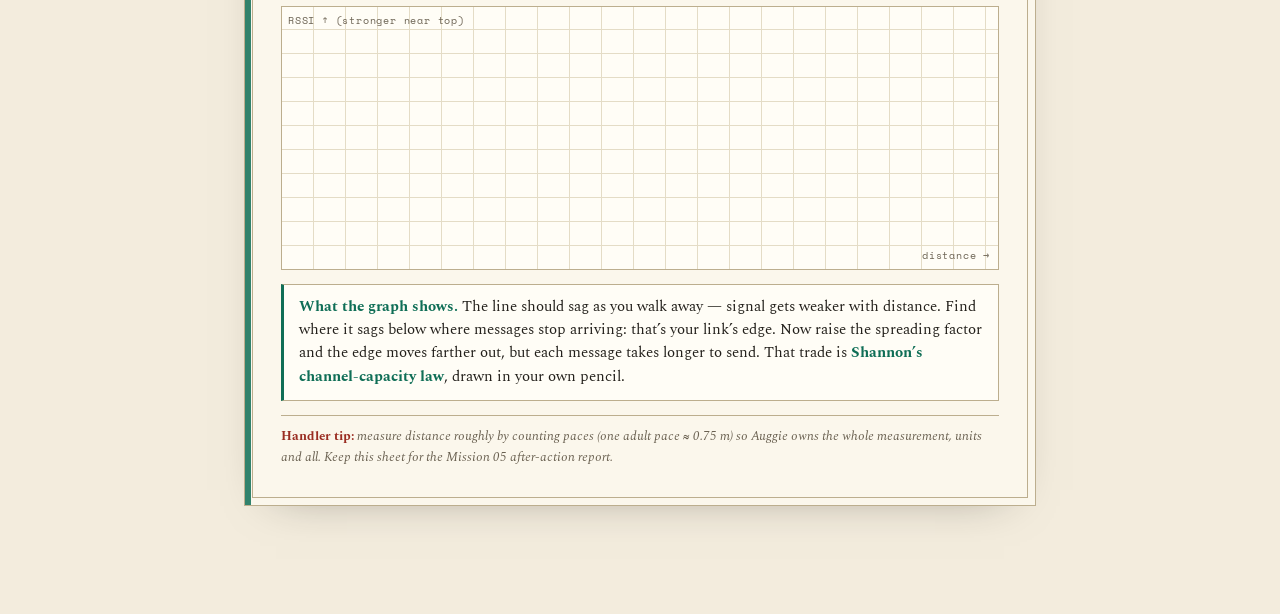
<file: mission-02-field-pack.html>
<!DOCTYPE html>
<html lang="en">
<head>
<meta charset="UTF-8">
<meta name="viewport" content="width=device-width, initial-scale=1.0">
<title>Mission 02 — Signal Field Pack</title>
<link rel="preconnect" href="https://fonts.googleapis.com">
<link rel="preconnect" href="https://fonts.gstatic.com" crossorigin>
<link href="https://fonts.googleapis.com/css2?family=Fraunces:opsz,wght@9..144,400;9..144,600;9..144,900&family=Spectral:ital,wght@0,400;0,500;1,400&family=Space+Mono:wght@400;700&display=swap" rel="stylesheet">
<style>
  :root{
    --paper:#f3ecdd; --panel:#fbf7ec; --ink:#221f1a; --muted:#6a6151; --rule:#bcae8e;
    --amber:#9a5b12; --teal:#0f6e56; --stamp:#9a2d22; --navy:#22324a; --accent:#0f6e56;
  }
  *{box-sizing:border-box}
  body{margin:0; background:var(--paper); color:var(--ink);
    font-family:'Spectral',Georgia,serif; font-size:16px; line-height:1.6;}
  .sheet{max-width:840px; margin:0 auto; padding:40px 24px 64px;}
  .page{border:1.5px solid var(--rule); padding:30px 36px 38px; background:var(--panel); position:relative;
    box-shadow:0 16px 46px -32px rgba(34,31,26,.5); margin-bottom:44px;}
  .page::before{content:""; position:absolute; inset:7px; border:.5px solid var(--rule); pointer-events:none;}
  .page::after{content:""; position:absolute; left:0; top:0; bottom:0; width:6px; background:var(--accent); opacity:.85;}

  .topbar{display:flex; justify-content:space-between; align-items:flex-start; font-family:'Space Mono',monospace;
    font-size:10.5px; letter-spacing:.12em; text-transform:uppercase; color:var(--muted);}
  .stamp{border:2px solid var(--stamp); color:var(--stamp); padding:5px 10px; transform:rotate(2.5deg);
    font-family:'Space Mono',monospace; font-weight:700; font-size:10.5px; letter-spacing:.14em; border-radius:3px; opacity:.85;}

  .head{display:flex; align-items:baseline; gap:18px; margin:20px 0 2px;}
  .mno{font-family:'Space Mono',monospace; font-weight:700; font-size:40px; color:var(--accent); line-height:.9;}
  .mname{font-family:'Fraunces',serif; font-weight:900; font-size:32px; line-height:1.02; letter-spacing:-.01em;}
  .codename{font-family:'Space Mono',monospace; font-size:12px; letter-spacing:.16em; text-transform:uppercase;
    color:var(--muted); margin:2px 0 14px;}
  .objective{font-size:17px; border-top:.5px solid var(--rule); border-bottom:.5px solid var(--rule);
    padding:11px 0; margin-bottom:16px;}
  .objective b{font-family:'Space Mono',monospace; font-size:11px; letter-spacing:.16em; text-transform:uppercase;
    color:var(--accent); display:block; margin-bottom:3px;}

  h3{font-family:'Fraunces',serif; font-weight:600; font-size:13.5px; letter-spacing:.05em; text-transform:uppercase;
    color:var(--navy); margin:22px 0 4px; display:flex; align-items:center; gap:10px;}
  h3::before{content:""; width:18px; height:2px; background:var(--accent);}
  p{margin:8px 0;}

  ol.ops{margin:8px 0; padding-left:0; counter-reset:op; list-style:none;}
  ol.ops li{position:relative; padding:8px 0 8px 40px; border-bottom:.5px dotted var(--rule); font-size:15px;}
  ol.ops li::before{counter-increment:op; content:counter(op); position:absolute; left:0; top:8px;
    font-family:'Space Mono',monospace; font-weight:700; font-size:13px; color:#fff; background:var(--accent);
    width:24px; height:24px; border-radius:50%; display:flex; align-items:center; justify-content:center;}
  ol.ops b{color:var(--ink);}
  code,.mono{font-family:'Space Mono',monospace; font-size:13.5px; background:#efe7d4; padding:1px 5px; border-radius:3px;}

  .warn{background:#fbeee6; border:.5px solid #d8a98f; border-left:3px solid var(--stamp); padding:11px 15px;
    margin:14px 0; font-size:14.5px;}
  .warn b{color:var(--stamp);}
  .shannon{background:#fffdf6; border:.5px solid var(--rule); border-left:3px solid var(--teal); padding:11px 15px;
    margin:14px 0; font-size:14.5px;}
  .shannon b{color:var(--teal);}

  table.hunt{width:100%; border-collapse:collapse; font-size:14.5px; margin:8px 0;}
  table.hunt th, table.hunt td{border:.5px solid var(--rule); padding:7px 9px; text-align:left;}
  table.hunt th{background:#e3efe9; font-family:'Space Mono',monospace; font-size:11px; letter-spacing:.08em;
    text-transform:uppercase; color:var(--navy);}
  table.hunt .freq{font-family:'Space Mono',monospace; white-space:nowrap; color:var(--teal); font-weight:700;}

  /* morse */
  .morse-grid{display:grid; grid-template-columns:repeat(6,1fr); gap:7px; margin:10px 0;}
  .mcell{border:.5px solid var(--rule); border-radius:4px; padding:7px 4px 6px; text-align:center; background:#fffdf6;}
  .mcell .ch{font-family:'Fraunces',serif; font-weight:900; font-size:20px; line-height:1;}
  .mcell .cd{font-family:'Space Mono',monospace; font-size:14px; letter-spacing:.12em; color:var(--teal); margin-top:5px; height:16px;}
  .dot{display:inline-block; width:6px; height:6px; border-radius:50%; background:var(--ink); vertical-align:middle; margin:0 1px;}
  .dash{display:inline-block; width:15px; height:6px; border-radius:3px; background:var(--ink); vertical-align:middle; margin:0 1px;}
  .examples{display:flex; gap:26px; flex-wrap:wrap; margin-top:10px; font-size:14.5px;}
  .examples .lbl{font-family:'Space Mono',monospace; font-size:11px; letter-spacing:.1em; text-transform:uppercase; color:var(--muted);}

  /* log */
  table.log{width:100%; border-collapse:collapse; font-family:'Space Mono',monospace; font-size:13px; margin:8px 0;}
  table.log th{background:#e3efe9; border:.5px solid var(--rule); padding:8px 4px; font-size:10.5px;
    letter-spacing:.06em; text-transform:uppercase; color:var(--navy);}
  table.log td{border:.5px solid var(--rule); height:30px;}
  .plot{margin-top:10px; border:1px solid var(--rule); background:repeating-linear-gradient(0deg,transparent,transparent 23px,#e4dcc6 23px,#e4dcc6 24px),
        repeating-linear-gradient(90deg,transparent,transparent 31px,#e4dcc6 31px,#e4dcc6 32px); background-color:#fffdf6;
        height:264px; position:relative;}
  .plot .yl{position:absolute; left:6px; top:6px; font-family:'Space Mono',monospace; font-size:10px; color:var(--muted); letter-spacing:.08em;}
  .plot .xl{position:absolute; right:8px; bottom:5px; font-family:'Space Mono',monospace; font-size:10px; color:var(--muted); letter-spacing:.08em;}

  .note{font-size:13px; color:var(--muted); font-style:italic; margin-top:14px; padding-top:10px; border-top:.5px solid var(--rule);}
  .note b{font-style:normal; color:var(--stamp);}

  @media (max-width:640px){ .morse-grid{grid-template-columns:repeat(4,1fr)} .mname{font-size:25px} }
  @media print{
    body{background:#fff} .sheet{padding:0}
    .page{box-shadow:none; margin:0; border-width:1px; page-break-after:always; min-height:96vh;}
    .morse-grid, table.hunt, .plot, ol.ops li{break-inside:avoid;}
  }
</style>
<style id="hq-nav-style">
  .hq-nav{display:flex;align-items:center;justify-content:space-between;gap:12px;
    max-width:840px;margin:0 auto;padding:14px 30px 0;font-family:'Space Mono',monospace;}
  .hq-nav .hq-home{display:inline-block;font-size:12px;letter-spacing:.12em;text-transform:uppercase;
    color:#0f6e56;text-decoration:none;border:1px solid #bcae8e;border-radius:4px;padding:6px 12px;
    background:#fbf7ec;transition:background .15s;}
  .hq-nav .hq-home:hover{background:#e3efe9;}
  .hq-nav .hq-title{font-size:10.5px;letter-spacing:.16em;text-transform:uppercase;color:#9a5b12;}
  @media (max-width:560px){ .hq-nav .hq-title{display:none;} }
  @media print{ .hq-nav{display:none !important;} }
</style>
</head>
<body>
<nav class="hq-nav">
  <a class="hq-home" href="index.html">&#9204; Mission HQ</a>
  <span class="hq-title">Operation: Signals &amp; Secrets</span>
</nav>

<div class="sheet">

  <!-- PAGE 1 — SDR QUICK START -->
  <div class="page">
    <div class="topbar"><div>Brief 02 / Field Pack 1 of 3</div><div class="stamp">Signal</div></div>
    <div class="head"><div class="mno">02</div><div class="mname">See the Invisible</div></div>
    <div class="codename">Field Pack &middot; RTL-SDR Quick-Start</div>
    <div class="objective"><b>Objective</b>Turn a $30 USB stick and your laptop into a window onto every radio wave in the air around your house.</div>

    <h3>Gear check</h3>
    <p>An <b>RTL-SDR dongle</b> (the RTL-SDR Blog V4 kit is the standard pick &mdash; it comes with the dipole antenna you&rsquo;ll need), its little antenna on the magnetic base, and a laptop. The dongle only <i>listens</i>, so no license is needed for this mission.</p>

    <h3>Setup &mdash; do it once, with your Handler</h3>
    <ol class="ops">
      <li>Download <b>SDR++</b> (the easiest modern receiver). For the V4 dongle, grab the <b>nightly build</b> &mdash; older versions don&rsquo;t know about the V4 yet.</li>
      <li>Plug the dongle into a USB port. Don&rsquo;t use a flimsy extension &mdash; a weak port causes wavy lines and no signals.</li>
      <li><b>Windows only:</b> run <code>Zadig</code>. Choose <i>Options &rarr; List All Devices</i>, select <b>Bulk-In, Interface (Interface 0)</b>, and click <i>Install / Replace Driver</i> to load <code>WinUSB</code>. (Mac/Linux skip this step.)</li>
      <li>Open SDR++. Set the <b>Source</b> to <i>RTL-SDR</i>, then press the big <b>Play</b> button.</li>
      <li>Slowly raise the <b>Gain</b> slider until signals appear but the noise doesn&rsquo;t turn to mush. Tune by clicking on the waterfall.</li>
    </ol>

    <div class="warn"><b>The #1 V4 gotcha:</b> if you see nothing, or stations show up at the wrong frequency, you&rsquo;re using the old drivers. The V4 needs the RTL-SDR Blog drivers to work at all &mdash; redo the Zadig step. On Windows 11 you may also need to turn off <i>Core Isolation &rarr; Memory Integrity</i>, which blocks the driver.</div>

    <h3>First signals to hunt</h3>
    <table class="hunt">
      <tr><th>Target</th><th>Tune to</th><th>Listen for</th></tr>
      <tr><td>FM radio (easy win)</td><td class="freq">88&ndash;108 MHz</td><td>Music &mdash; proof it&rsquo;s working</td></tr>
      <tr><td>NOAA weather radio</td><td class="freq">162.400&ndash;162.550 MHz</td><td>A robotic forecast voice, 24/7</td></tr>
      <tr><td>Aircraft (airband, AM)</td><td class="freq">118&ndash;137 MHz</td><td>Pilots &amp; control towers</td></tr>
      <tr><td>2-meter ham band</td><td class="freq">144&ndash;148 MHz</td><td>Local operators &mdash; your future</td></tr>
      <tr><td>The noise floor</td><td class="freq">a quiet gap</td><td>Steady hiss = pure noise</td></tr>
    </table>

    <div class="shannon"><b>Shannon&rsquo;s idea, made visible.</b> On the waterfall, a real signal is a bright stripe standing <i>above</i> the fuzzy background. That background is <b>noise</b>, and the height of the stripe above it is the <b>signal-to-noise ratio</b>. Shannon proved this ratio sets the speed limit for how many bits a channel can carry &mdash; the cleaner the signal stands out, the more it can say. You&rsquo;ll put a real number on this in Mission 04.</div>

    <div class="note"><b>Safety:</b> the SDR only receives &mdash; it never transmits, so it&rsquo;s perfectly legal before you&rsquo;re licensed. Treat the tiny antenna gently and keep the dongle away from anything hot; they warm up in use.</div>
  </div>

  <!-- PAGE 2 — MORSE CARD -->
  <div class="page">
    <div class="topbar"><div>Brief 02 / Field Pack 2 of 3</div><div class="stamp">Morse</div></div>
    <div class="head"><div class="mno">02</div><div class="mname">The Oldest Code</div></div>
    <div class="codename">Field Pack &middot; Morse Reference Card</div>
    <div class="objective"><b>Objective</b>Learn to send a message the way operators have for 180 years &mdash; one dot and dash at a time.</div>

    <p>Morse turns letters into short beeps (<b>dots</b> <span class="dot"></span>) and long beeps (<b>dashes</b> <span class="dash"></span>). It&rsquo;s the first &ldquo;digital&rdquo; code: every letter is just a pattern of two symbols &mdash; the great-grandparent of the bits inside your LoRa radio.</p>

    <div class="morse-grid">
      <div class="mcell"><div class="ch">A</div><div class="cd"><span class="dot"></span><span class="dash"></span></div></div>
      <div class="mcell"><div class="ch">B</div><div class="cd"><span class="dash"></span><span class="dot"></span><span class="dot"></span><span class="dot"></span></div></div>
      <div class="mcell"><div class="ch">C</div><div class="cd"><span class="dash"></span><span class="dot"></span><span class="dash"></span><span class="dot"></span></div></div>
      <div class="mcell"><div class="ch">D</div><div class="cd"><span class="dash"></span><span class="dot"></span><span class="dot"></span></div></div>
      <div class="mcell"><div class="ch">E</div><div class="cd"><span class="dot"></span></div></div>
      <div class="mcell"><div class="ch">F</div><div class="cd"><span class="dot"></span><span class="dot"></span><span class="dash"></span><span class="dot"></span></div></div>
      <div class="mcell"><div class="ch">G</div><div class="cd"><span class="dash"></span><span class="dash"></span><span class="dot"></span></div></div>
      <div class="mcell"><div class="ch">H</div><div class="cd"><span class="dot"></span><span class="dot"></span><span class="dot"></span><span class="dot"></span></div></div>
      <div class="mcell"><div class="ch">I</div><div class="cd"><span class="dot"></span><span class="dot"></span></div></div>
      <div class="mcell"><div class="ch">J</div><div class="cd"><span class="dot"></span><span class="dash"></span><span class="dash"></span><span class="dash"></span></div></div>
      <div class="mcell"><div class="ch">K</div><div class="cd"><span class="dash"></span><span class="dot"></span><span class="dash"></span></div></div>
      <div class="mcell"><div class="ch">L</div><div class="cd"><span class="dot"></span><span class="dash"></span><span class="dot"></span><span class="dot"></span></div></div>
      <div class="mcell"><div class="ch">M</div><div class="cd"><span class="dash"></span><span class="dash"></span></div></div>
      <div class="mcell"><div class="ch">N</div><div class="cd"><span class="dash"></span><span class="dot"></span></div></div>
      <div class="mcell"><div class="ch">O</div><div class="cd"><span class="dash"></span><span class="dash"></span><span class="dash"></span></div></div>
      <div class="mcell"><div class="ch">P</div><div class="cd"><span class="dot"></span><span class="dash"></span><span class="dash"></span><span class="dot"></span></div></div>
      <div class="mcell"><div class="ch">Q</div><div class="cd"><span class="dash"></span><span class="dash"></span><span class="dot"></span><span class="dash"></span></div></div>
      <div class="mcell"><div class="ch">R</div><div class="cd"><span class="dot"></span><span class="dash"></span><span class="dot"></span></div></div>
      <div class="mcell"><div class="ch">S</div><div class="cd"><span class="dot"></span><span class="dot"></span><span class="dot"></span></div></div>
      <div class="mcell"><div class="ch">T</div><div class="cd"><span class="dash"></span></div></div>
      <div class="mcell"><div class="ch">U</div><div class="cd"><span class="dot"></span><span class="dot"></span><span class="dash"></span></div></div>
      <div class="mcell"><div class="ch">V</div><div class="cd"><span class="dot"></span><span class="dot"></span><span class="dot"></span><span class="dash"></span></div></div>
      <div class="mcell"><div class="ch">W</div><div class="cd"><span class="dot"></span><span class="dash"></span><span class="dash"></span></div></div>
      <div class="mcell"><div class="ch">X</div><div class="cd"><span class="dash"></span><span class="dot"></span><span class="dot"></span><span class="dash"></span></div></div>
      <div class="mcell"><div class="ch">Y</div><div class="cd"><span class="dash"></span><span class="dot"></span><span class="dash"></span><span class="dash"></span></div></div>
      <div class="mcell"><div class="ch">Z</div><div class="cd"><span class="dash"></span><span class="dash"></span><span class="dot"></span><span class="dot"></span></div></div>
      <div class="mcell"><div class="ch">1</div><div class="cd"><span class="dot"></span><span class="dash"></span><span class="dash"></span><span class="dash"></span><span class="dash"></span></div></div>
      <div class="mcell"><div class="ch">2</div><div class="cd"><span class="dot"></span><span class="dot"></span><span class="dash"></span><span class="dash"></span><span class="dash"></span></div></div>
      <div class="mcell"><div class="ch">3</div><div class="cd"><span class="dot"></span><span class="dot"></span><span class="dot"></span><span class="dash"></span><span class="dash"></span></div></div>
      <div class="mcell"><div class="ch">4</div><div class="cd"><span class="dot"></span><span class="dot"></span><span class="dot"></span><span class="dot"></span><span class="dash"></span></div></div>
      <div class="mcell"><div class="ch">5</div><div class="cd"><span class="dot"></span><span class="dot"></span><span class="dot"></span><span class="dot"></span><span class="dot"></span></div></div>
      <div class="mcell"><div class="ch">6</div><div class="cd"><span class="dash"></span><span class="dot"></span><span class="dot"></span><span class="dot"></span><span class="dot"></span></div></div>
      <div class="mcell"><div class="ch">7</div><div class="cd"><span class="dash"></span><span class="dash"></span><span class="dot"></span><span class="dot"></span><span class="dot"></span></div></div>
      <div class="mcell"><div class="ch">8</div><div class="cd"><span class="dash"></span><span class="dash"></span><span class="dash"></span><span class="dot"></span><span class="dot"></span></div></div>
      <div class="mcell"><div class="ch">9</div><div class="cd"><span class="dash"></span><span class="dash"></span><span class="dash"></span><span class="dash"></span><span class="dot"></span></div></div>
      <div class="mcell"><div class="ch">0</div><div class="cd"><span class="dash"></span><span class="dash"></span><span class="dash"></span><span class="dash"></span><span class="dash"></span></div></div>
    </div>

    <h3>How to send it</h3>
    <p>A dash lasts about as long as three dots. Leave one dot&rsquo;s worth of silence between beeps, three between letters, and seven between words. Tap it on your Mission&nbsp;02 buzzer, or just hum it.</p>

    <div class="examples">
      <div><span class="lbl">Your callsign</span><br>
        <b>A</b> <span class="dot"></span><span class="dash"></span> &nbsp;
        <b>U</b> <span class="dot"></span><span class="dot"></span><span class="dash"></span> &nbsp;
        <b>G</b> <span class="dash"></span><span class="dash"></span><span class="dot"></span> &nbsp;
        <b>G</b> <span class="dash"></span><span class="dash"></span><span class="dot"></span> &nbsp;
        <b>I</b> <span class="dot"></span><span class="dot"></span> &nbsp;
        <b>E</b> <span class="dot"></span></div>
      <div><span class="lbl">The famous one &mdash; SOS</span><br>
        <span class="dot"></span><span class="dot"></span><span class="dot"></span> &nbsp;
        <span class="dash"></span><span class="dash"></span><span class="dash"></span> &nbsp;
        <span class="dot"></span><span class="dot"></span><span class="dot"></span></div>
    </div>

    <div class="note"><b>Spy challenge:</b> send your name to your Handler with no sound at all &mdash; blink a flashlight: quick blink = dot, long blink = dash. Same code, different signal. That&rsquo;s the whole secret of this summer in one sentence.</div>
  </div>

  <!-- PAGE 3 — RANGE LOG -->
  <div class="page">
    <div class="topbar"><div>Brief 02 / Field Pack 3 of 3</div><div class="stamp">Data</div></div>
    <div class="head"><div class="mno">02</div><div class="mname">The Field Log</div></div>
    <div class="codename">Field Pack &middot; Distance vs. Signal Strength</div>
    <div class="objective"><b>Objective</b>Collect real data with the radios you build in Mission 04, then graph it &mdash; your first original radio experiment.</div>

    <p>Once your LoRa boards work (Mission 04), send a message from farther and farther away. Each time, write down the <b>RSSI</b> (signal strength, in dBm &mdash; numbers closer to zero are stronger) and <b>SNR</b> shown on the screen. Then change the <b>spreading factor</b> and run it again. Fill the table, then plot RSSI against distance on the grid below.</p>

    <table class="log">
      <tr><th>#</th><th>Distance (m)</th><th>Spreading factor</th><th>RSSI (dBm)</th><th>SNR (dB)</th><th>Got through? Y/N</th><th>Notes (trees? walls?)</th></tr>
      <tr><td>1</td><td></td><td></td><td></td><td></td><td></td><td></td></tr>
      <tr><td>2</td><td></td><td></td><td></td><td></td><td></td><td></td></tr>
      <tr><td>3</td><td></td><td></td><td></td><td></td><td></td><td></td></tr>
      <tr><td>4</td><td></td><td></td><td></td><td></td><td></td><td></td></tr>
      <tr><td>5</td><td></td><td></td><td></td><td></td><td></td><td></td></tr>
      <tr><td>6</td><td></td><td></td><td></td><td></td><td></td><td></td></tr>
      <tr><td>7</td><td></td><td></td><td></td><td></td><td></td><td></td></tr>
      <tr><td>8</td><td></td><td></td><td></td><td></td><td></td><td></td></tr>
    </table>

    <h3>Plot it &mdash; distance across, signal strength up</h3>
    <div class="plot">
      <div class="yl">RSSI &uarr; (stronger near top)</div>
      <div class="xl">distance &rarr;</div>
    </div>

    <div class="shannon"><b>What the graph shows.</b> The line should sag as you walk away &mdash; signal gets weaker with distance. Find where it sags below where messages stop arriving: that&rsquo;s your link&rsquo;s edge. Now raise the spreading factor and the edge moves farther out, but each message takes longer to send. That trade is <b>Shannon&rsquo;s channel-capacity law</b>, drawn in your own pencil.</div>

    <div class="note"><b>Handler tip:</b> measure distance roughly by counting paces (one adult pace &asymp; 0.75&nbsp;m) so Auggie owns the whole measurement, units and all. Keep this sheet for the Mission 05 after-action report.</div>
  </div>

</div>
</body>
</html>
</file>
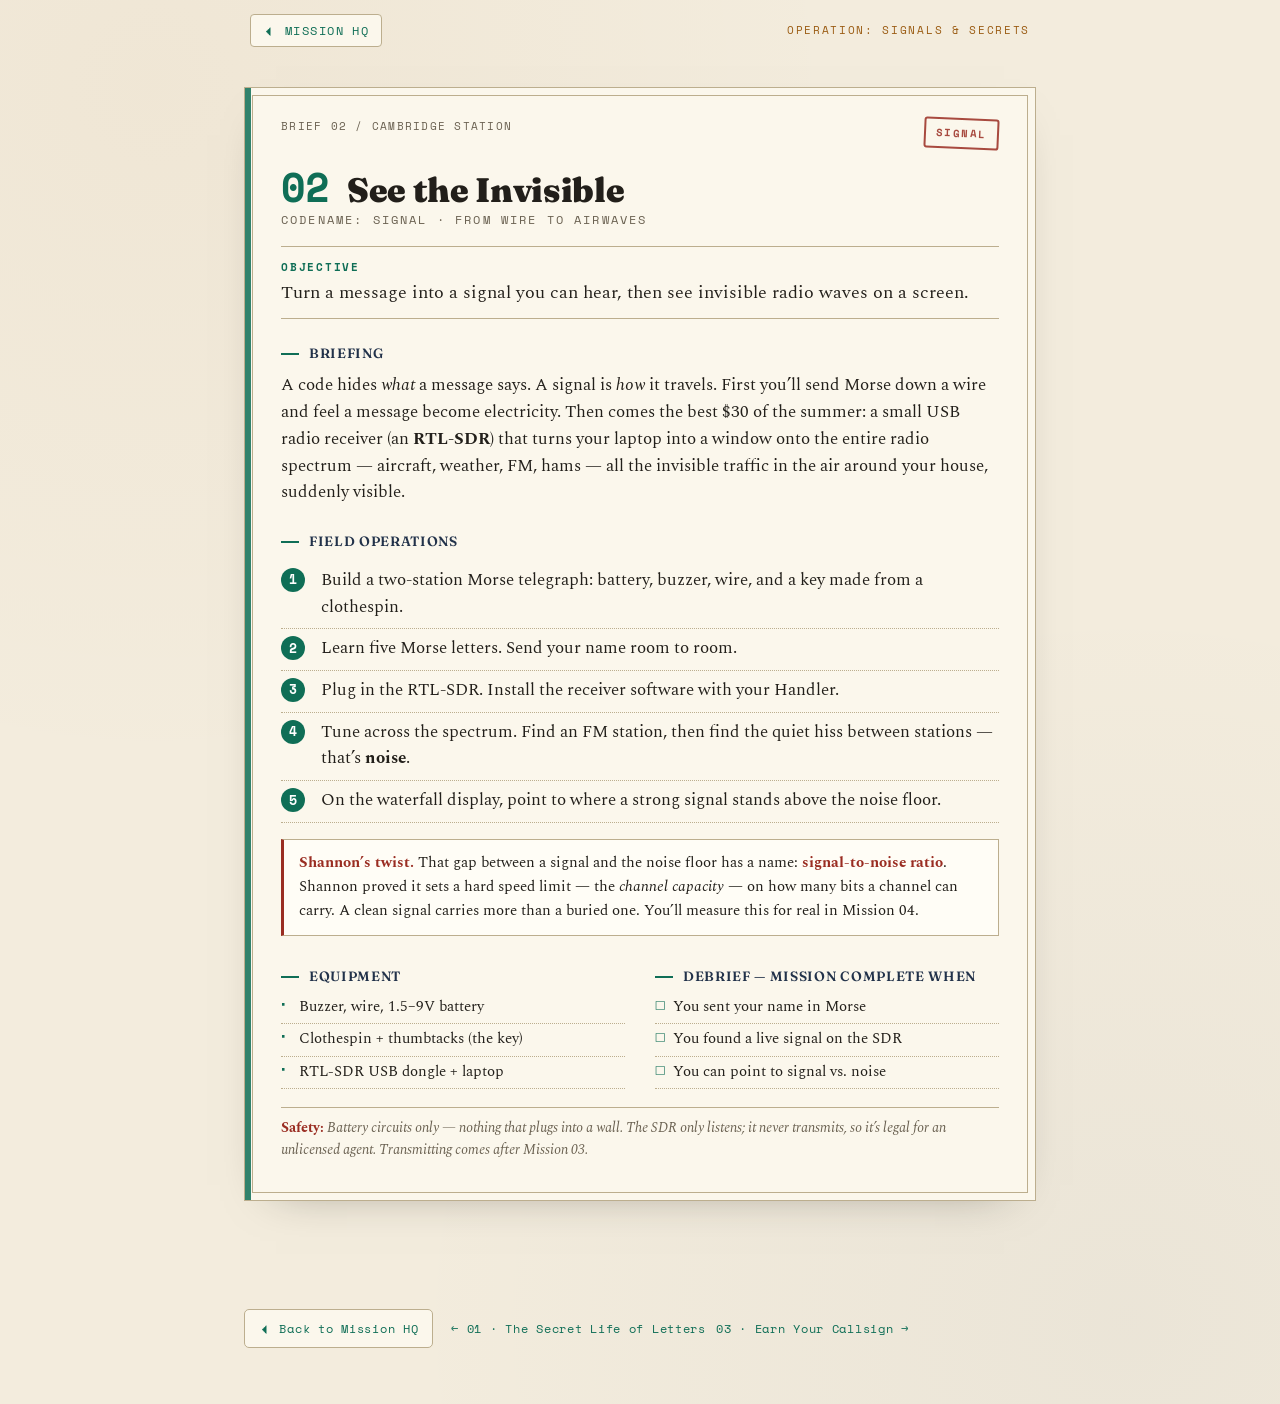
<file: mission-02.html>
<!DOCTYPE html>
<html lang="en">
<head>
<meta charset="UTF-8">
<meta name="viewport" content="width=device-width, initial-scale=1.0">
<title>Mission 02: See the Invisible — Operation: Signals &amp; Secrets</title>
<link rel="preconnect" href="https://fonts.googleapis.com">
<link rel="preconnect" href="https://fonts.gstatic.com" crossorigin>
<link href="https://fonts.googleapis.com/css2?family=Fraunces:opsz,wght@9..144,400;9..144,600;9..144,900&family=Spectral:ital,wght@0,400;0,500;1,400&family=Space+Mono:wght@400;700&display=swap" rel="stylesheet">
<link rel="stylesheet" href="brief.css">
</head>
<body>
<nav class="hq-nav">
  <a class="hq-home" href="index.html">&#9204; Mission HQ</a>
  <span class="hq-title">Operation: Signals &amp; Secrets</span>
</nav>
<div class="sheet">
<div class="brief m-signal">
    <div class="topbar"><div>Brief 02 / Cambridge Station</div><div class="stamp">Signal</div></div>
    <div class="head"><div class="mno">02</div><div class="mname">See the Invisible</div></div>
    <div class="codename">Codename: Signal &middot; From wire to airwaves</div>
    <div class="objective"><b>Objective</b>Turn a message into a signal you can hear, then see invisible radio waves on a screen.</div>

    <h3>Briefing</h3>
    <p>A code hides <i>what</i> a message says. A signal is <i>how</i> it travels. First you&rsquo;ll send Morse down a wire and feel a message become electricity. Then comes the best $30 of the summer: a small USB radio receiver (an <b>RTL-SDR</b>) that turns your laptop into a window onto the entire radio spectrum &mdash; aircraft, weather, FM, hams &mdash; all the invisible traffic in the air around your house, suddenly visible.</p>

    <h3>Field Operations</h3>
    <ol class="ops">
      <li>Build a two-station Morse telegraph: battery, buzzer, wire, and a key made from a clothespin.</li>
      <li>Learn five Morse letters. Send your name room to room.</li>
      <li>Plug in the RTL-SDR. Install the receiver software with your Handler.</li>
      <li>Tune across the spectrum. Find an FM station, then find the quiet hiss between stations &mdash; that&rsquo;s <b>noise</b>.</li>
      <li>On the waterfall display, point to where a strong signal stands above the noise floor.</li>
    </ol>

    <div class="shannon"><b>Shannon&rsquo;s twist.</b> That gap between a signal and the noise floor has a name: <b>signal-to-noise ratio</b>. Shannon proved it sets a hard speed limit &mdash; the <i>channel capacity</i> &mdash; on how many bits a channel can carry. A clean signal carries more than a buried one. You&rsquo;ll measure this for real in Mission 04.</div>

    <div class="cols">
      <div class="box"><h3>Equipment</h3>
        <ul class="list"><li>Buzzer, wire, 1.5&ndash;9V battery</li><li>Clothespin + thumbtacks (the key)</li><li>RTL-SDR USB dongle + laptop</li></ul></div>
      <div class="box"><h3>Debrief &mdash; mission complete when</h3>
        <ul class="list check"><li>You sent your name in Morse</li><li>You found a live signal on the SDR</li><li>You can point to signal vs. noise</li></ul></div>
    </div>
    <div class="note"><b>Safety:</b> Battery circuits only &mdash; nothing that plugs into a wall. The SDR only <em>listens</em>; it never transmits, so it&rsquo;s legal for an unlicensed agent. Transmitting comes after Mission 03.</div>
  </div>

  <!-- MISSION 03 -->
</div>
<div style="max-width:840px;margin:0 auto;padding:0 24px 56px;font-family:'Space Mono',monospace;font-size:12px;letter-spacing:.06em;">
  <a href="index.html" style="color:#0f6e56;text-decoration:none;border:1px solid #bcae8e;border-radius:5px;padding:9px 14px;background:#fbf7ec;display:inline-block;">&#9204; Back to Mission HQ</a>
  <a href="mission-01.html" style="color:#0f6e56;text-decoration:none;margin-left:10px;">&larr; 01 · The Secret Life of Letters</a><a href="mission-03.html" style="color:#0f6e56;text-decoration:none;margin-left:10px;">03 · Earn Your Callsign &rarr;</a>
</div>
</body>
</html>
</file>
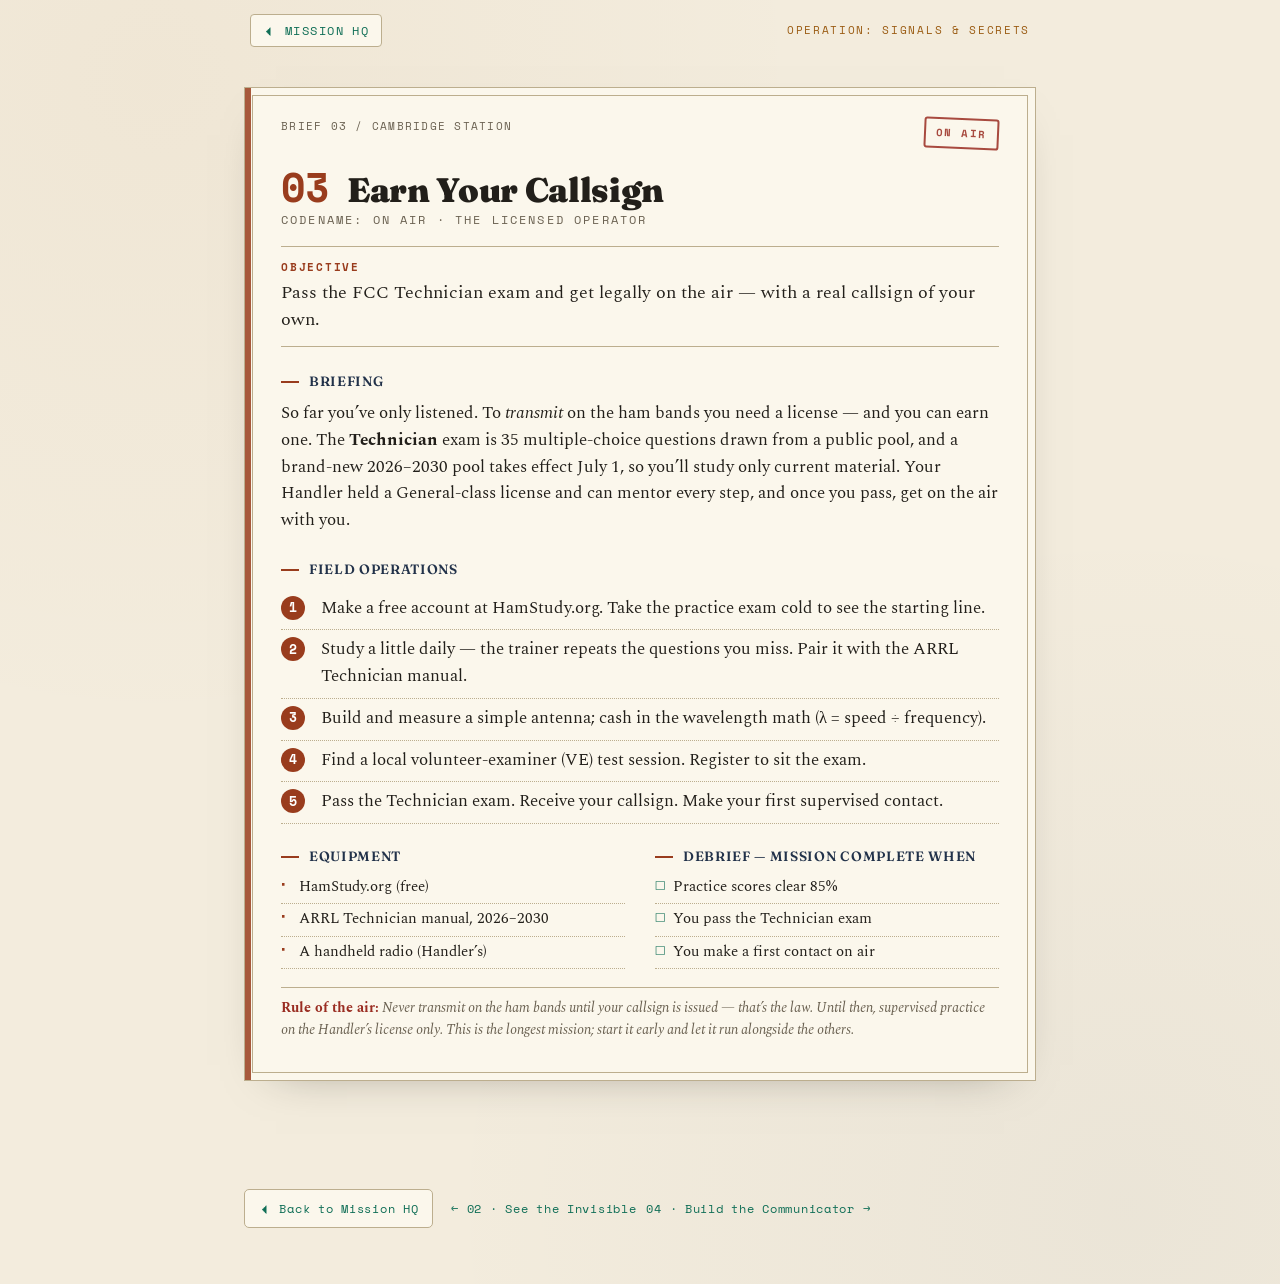
<file: mission-03.html>
<!DOCTYPE html>
<html lang="en">
<head>
<meta charset="UTF-8">
<meta name="viewport" content="width=device-width, initial-scale=1.0">
<title>Mission 03: Earn Your Callsign — Operation: Signals &amp; Secrets</title>
<link rel="preconnect" href="https://fonts.googleapis.com">
<link rel="preconnect" href="https://fonts.gstatic.com" crossorigin>
<link href="https://fonts.googleapis.com/css2?family=Fraunces:opsz,wght@9..144,400;9..144,600;9..144,900&family=Spectral:ital,wght@0,400;0,500;1,400&family=Space+Mono:wght@400;700&display=swap" rel="stylesheet">
<link rel="stylesheet" href="brief.css">
</head>
<body>
<nav class="hq-nav">
  <a class="hq-home" href="index.html">&#9204; Mission HQ</a>
  <span class="hq-title">Operation: Signals &amp; Secrets</span>
</nav>
<div class="sheet">
<div class="brief m-onair">
    <div class="topbar"><div>Brief 03 / Cambridge Station</div><div class="stamp">On Air</div></div>
    <div class="head"><div class="mno">03</div><div class="mname">Earn Your Callsign</div></div>
    <div class="codename">Codename: On Air &middot; The licensed operator</div>
    <div class="objective"><b>Objective</b>Pass the FCC Technician exam and get legally on the air &mdash; with a real callsign of your own.</div>

    <h3>Briefing</h3>
    <p>So far you&rsquo;ve only listened. To <i>transmit</i> on the ham bands you need a license &mdash; and you can earn one. The <b>Technician</b> exam is 35 multiple-choice questions drawn from a public pool, and a brand-new 2026&ndash;2030 pool takes effect July 1, so you&rsquo;ll study only current material. Your Handler held a General-class license and can mentor every step, and once you pass, get on the air with you.</p>

    <h3>Field Operations</h3>
    <ol class="ops">
      <li>Make a free account at HamStudy.org. Take the practice exam cold to see the starting line.</li>
      <li>Study a little daily &mdash; the trainer repeats the questions you miss. Pair it with the ARRL Technician manual.</li>
      <li>Build and measure a simple antenna; cash in the wavelength math (&lambda; = speed &divide; frequency).</li>
      <li>Find a local volunteer-examiner (VE) test session. Register to sit the exam.</li>
      <li>Pass the Technician exam. Receive your callsign. Make your first supervised contact.</li>
    </ol>

    <div class="cols">
      <div class="box"><h3>Equipment</h3>
        <ul class="list"><li>HamStudy.org (free)</li><li>ARRL Technician manual, 2026&ndash;2030</li><li>A handheld radio (Handler&rsquo;s)</li></ul></div>
      <div class="box"><h3>Debrief &mdash; mission complete when</h3>
        <ul class="list check"><li>Practice scores clear 85%</li><li>You pass the Technician exam</li><li>You make a first contact on air</li></ul></div>
    </div>
    <div class="note"><b>Rule of the air:</b> Never transmit on the ham bands until your callsign is issued &mdash; that&rsquo;s the law. Until then, supervised practice on the Handler&rsquo;s license only. This is the longest mission; start it early and let it run alongside the others.</div>
  </div>

  <!-- MISSION 04 -->
</div>
<div style="max-width:840px;margin:0 auto;padding:0 24px 56px;font-family:'Space Mono',monospace;font-size:12px;letter-spacing:.06em;">
  <a href="index.html" style="color:#0f6e56;text-decoration:none;border:1px solid #bcae8e;border-radius:5px;padding:9px 14px;background:#fbf7ec;display:inline-block;">&#9204; Back to Mission HQ</a>
  <a href="mission-02.html" style="color:#0f6e56;text-decoration:none;margin-left:10px;">&larr; 02 · See the Invisible</a><a href="mission-04.html" style="color:#0f6e56;text-decoration:none;margin-left:10px;">04 · Build the Communicator &rarr;</a>
</div>
</body>
</html>
</file>
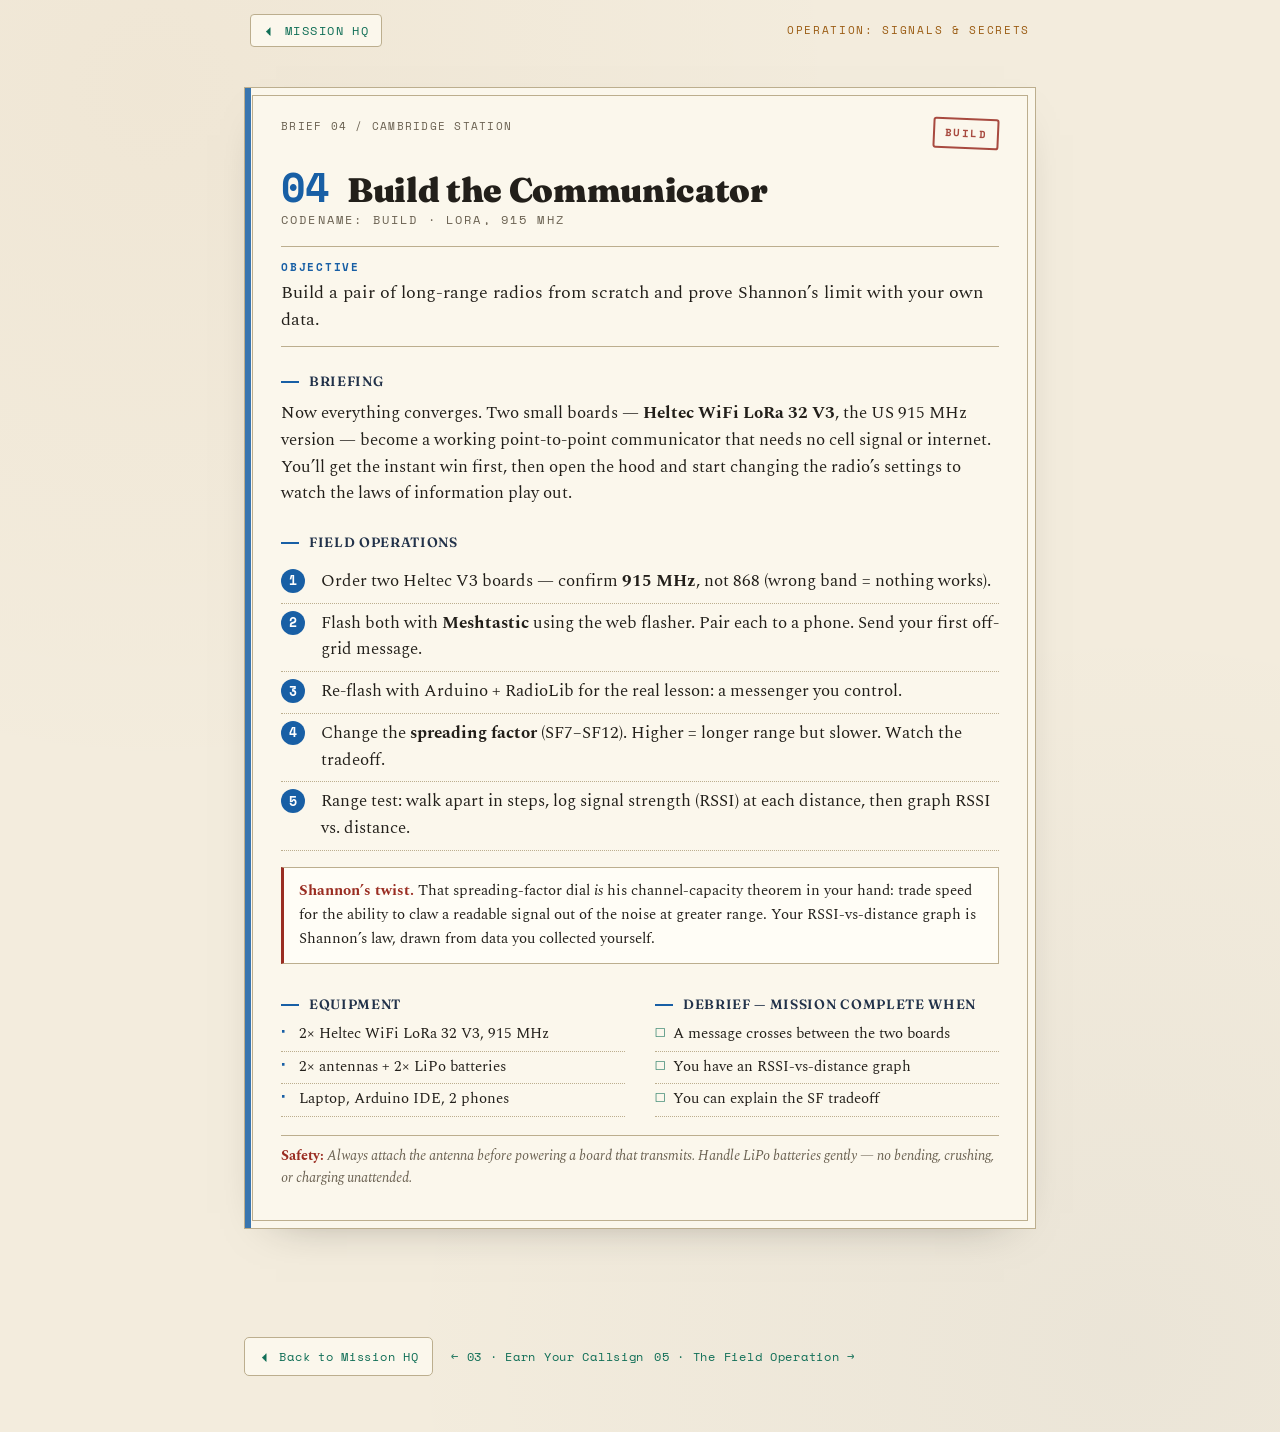
<file: mission-04.html>
<!DOCTYPE html>
<html lang="en">
<head>
<meta charset="UTF-8">
<meta name="viewport" content="width=device-width, initial-scale=1.0">
<title>Mission 04: Build the Communicator — Operation: Signals &amp; Secrets</title>
<link rel="preconnect" href="https://fonts.googleapis.com">
<link rel="preconnect" href="https://fonts.gstatic.com" crossorigin>
<link href="https://fonts.googleapis.com/css2?family=Fraunces:opsz,wght@9..144,400;9..144,600;9..144,900&family=Spectral:ital,wght@0,400;0,500;1,400&family=Space+Mono:wght@400;700&display=swap" rel="stylesheet">
<link rel="stylesheet" href="brief.css">
</head>
<body>
<nav class="hq-nav">
  <a class="hq-home" href="index.html">&#9204; Mission HQ</a>
  <span class="hq-title">Operation: Signals &amp; Secrets</span>
</nav>
<div class="sheet">
<div class="brief m-build">
    <div class="topbar"><div>Brief 04 / Cambridge Station</div><div class="stamp">Build</div></div>
    <div class="head"><div class="mno">04</div><div class="mname">Build the Communicator</div></div>
    <div class="codename">Codename: Build &middot; LoRa, 915 MHz</div>
    <div class="objective"><b>Objective</b>Build a pair of long-range radios from scratch and prove Shannon&rsquo;s limit with your own data.</div>

    <h3>Briefing</h3>
    <p>Now everything converges. Two small boards &mdash; <b>Heltec WiFi LoRa 32 V3</b>, the US 915 MHz version &mdash; become a working point-to-point communicator that needs no cell signal or internet. You&rsquo;ll get the instant win first, then open the hood and start changing the radio&rsquo;s settings to watch the laws of information play out.</p>

    <h3>Field Operations</h3>
    <ol class="ops">
      <li>Order two Heltec V3 boards &mdash; confirm <b>915 MHz</b>, not 868 (wrong band = nothing works).</li>
      <li>Flash both with <b>Meshtastic</b> using the web flasher. Pair each to a phone. Send your first off-grid message.</li>
      <li>Re-flash with Arduino + RadioLib for the real lesson: a messenger you control.</li>
      <li>Change the <b>spreading factor</b> (SF7&ndash;SF12). Higher = longer range but slower. Watch the tradeoff.</li>
      <li>Range test: walk apart in steps, log signal strength (RSSI) at each distance, then graph RSSI vs. distance.</li>
    </ol>

    <div class="shannon"><b>Shannon&rsquo;s twist.</b> That spreading-factor dial <i>is</i> his channel-capacity theorem in your hand: trade speed for the ability to claw a readable signal out of the noise at greater range. Your RSSI-vs-distance graph is Shannon&rsquo;s law, drawn from data you collected yourself.</div>

    <div class="cols">
      <div class="box"><h3>Equipment</h3>
        <ul class="list"><li>2&times; Heltec WiFi LoRa 32 V3, 915 MHz</li><li>2&times; antennas + 2&times; LiPo batteries</li><li>Laptop, Arduino IDE, 2 phones</li></ul></div>
      <div class="box"><h3>Debrief &mdash; mission complete when</h3>
        <ul class="list check"><li>A message crosses between the two boards</li><li>You have an RSSI-vs-distance graph</li><li>You can explain the SF tradeoff</li></ul></div>
    </div>
    <div class="note"><b>Safety:</b> Always attach the antenna <em>before</em> powering a board that transmits. Handle LiPo batteries gently &mdash; no bending, crushing, or charging unattended.</div>
  </div>

  <!-- MISSION 05 -->
</div>
<div style="max-width:840px;margin:0 auto;padding:0 24px 56px;font-family:'Space Mono',monospace;font-size:12px;letter-spacing:.06em;">
  <a href="index.html" style="color:#0f6e56;text-decoration:none;border:1px solid #bcae8e;border-radius:5px;padding:9px 14px;background:#fbf7ec;display:inline-block;">&#9204; Back to Mission HQ</a>
  <a href="mission-03.html" style="color:#0f6e56;text-decoration:none;margin-left:10px;">&larr; 03 · Earn Your Callsign</a><a href="mission-05.html" style="color:#0f6e56;text-decoration:none;margin-left:10px;">05 · The Field Operation &rarr;</a>
</div>
</body>
</html>
</file>
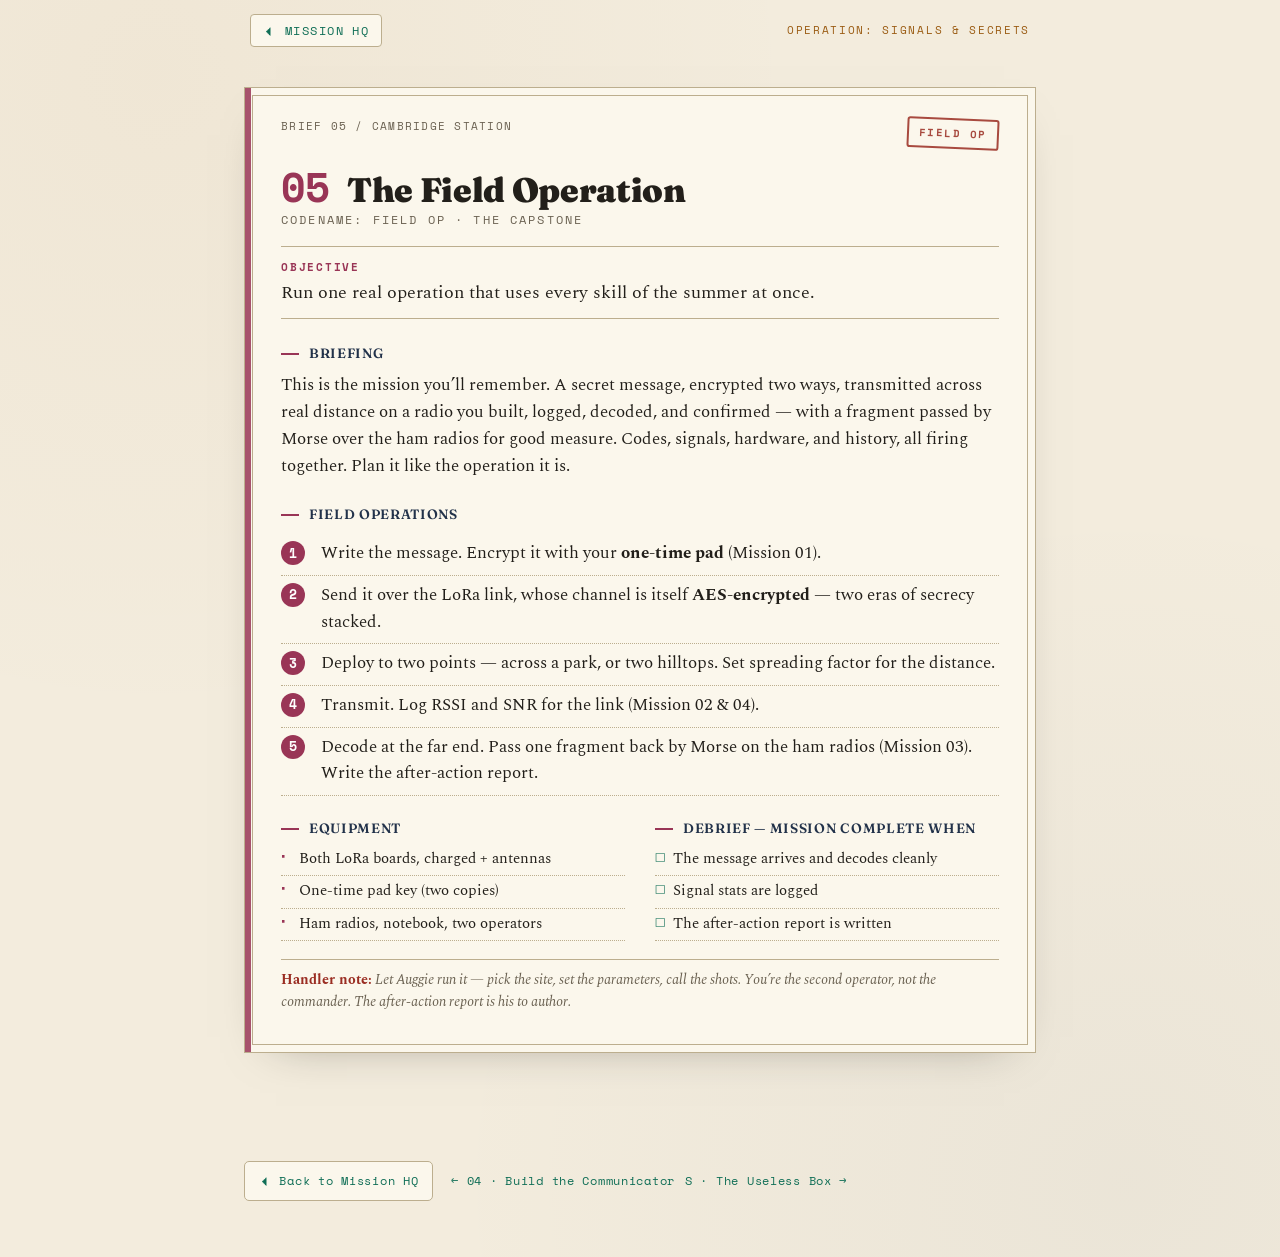
<file: mission-05.html>
<!DOCTYPE html>
<html lang="en">
<head>
<meta charset="UTF-8">
<meta name="viewport" content="width=device-width, initial-scale=1.0">
<title>Mission 05: The Field Operation — Operation: Signals &amp; Secrets</title>
<link rel="preconnect" href="https://fonts.googleapis.com">
<link rel="preconnect" href="https://fonts.gstatic.com" crossorigin>
<link href="https://fonts.googleapis.com/css2?family=Fraunces:opsz,wght@9..144,400;9..144,600;9..144,900&family=Spectral:ital,wght@0,400;0,500;1,400&family=Space+Mono:wght@400;700&display=swap" rel="stylesheet">
<link rel="stylesheet" href="brief.css">
</head>
<body>
<nav class="hq-nav">
  <a class="hq-home" href="index.html">&#9204; Mission HQ</a>
  <span class="hq-title">Operation: Signals &amp; Secrets</span>
</nav>
<div class="sheet">
<div class="brief m-field">
    <div class="topbar"><div>Brief 05 / Cambridge Station</div><div class="stamp">Field Op</div></div>
    <div class="head"><div class="mno">05</div><div class="mname">The Field Operation</div></div>
    <div class="codename">Codename: Field Op &middot; The capstone</div>
    <div class="objective"><b>Objective</b>Run one real operation that uses every skill of the summer at once.</div>

    <h3>Briefing</h3>
    <p>This is the mission you&rsquo;ll remember. A secret message, encrypted two ways, transmitted across real distance on a radio you built, logged, decoded, and confirmed &mdash; with a fragment passed by Morse over the ham radios for good measure. Codes, signals, hardware, and history, all firing together. Plan it like the operation it is.</p>

    <h3>Field Operations</h3>
    <ol class="ops">
      <li>Write the message. Encrypt it with your <b>one-time pad</b> (Mission 01).</li>
      <li>Send it over the LoRa link, whose channel is itself <b>AES-encrypted</b> &mdash; two eras of secrecy stacked.</li>
      <li>Deploy to two points &mdash; across a park, or two hilltops. Set spreading factor for the distance.</li>
      <li>Transmit. Log RSSI and SNR for the link (Mission 02 &amp; 04).</li>
      <li>Decode at the far end. Pass one fragment back by Morse on the ham radios (Mission 03). Write the after-action report.</li>
    </ol>

    <div class="cols">
      <div class="box"><h3>Equipment</h3>
        <ul class="list"><li>Both LoRa boards, charged + antennas</li><li>One-time pad key (two copies)</li><li>Ham radios, notebook, two operators</li></ul></div>
      <div class="box"><h3>Debrief &mdash; mission complete when</h3>
        <ul class="list check"><li>The message arrives and decodes cleanly</li><li>Signal stats are logged</li><li>The after-action report is written</li></ul></div>
    </div>
    <div class="note"><b>Handler note:</b> Let Auggie run it &mdash; pick the site, set the parameters, call the shots. You&rsquo;re the second operator, not the commander. The after-action report is his to author.</div>
  </div>

  <!-- SIDE QUEST -->
</div>
<div style="max-width:840px;margin:0 auto;padding:0 24px 56px;font-family:'Space Mono',monospace;font-size:12px;letter-spacing:.06em;">
  <a href="index.html" style="color:#0f6e56;text-decoration:none;border:1px solid #bcae8e;border-radius:5px;padding:9px 14px;background:#fbf7ec;display:inline-block;">&#9204; Back to Mission HQ</a>
  <a href="mission-04.html" style="color:#0f6e56;text-decoration:none;margin-left:10px;">&larr; 04 · Build the Communicator</a><a href="mission-S.html" style="color:#0f6e56;text-decoration:none;margin-left:10px;">S · The Useless Box &rarr;</a>
</div>
</body>
</html>
</file>
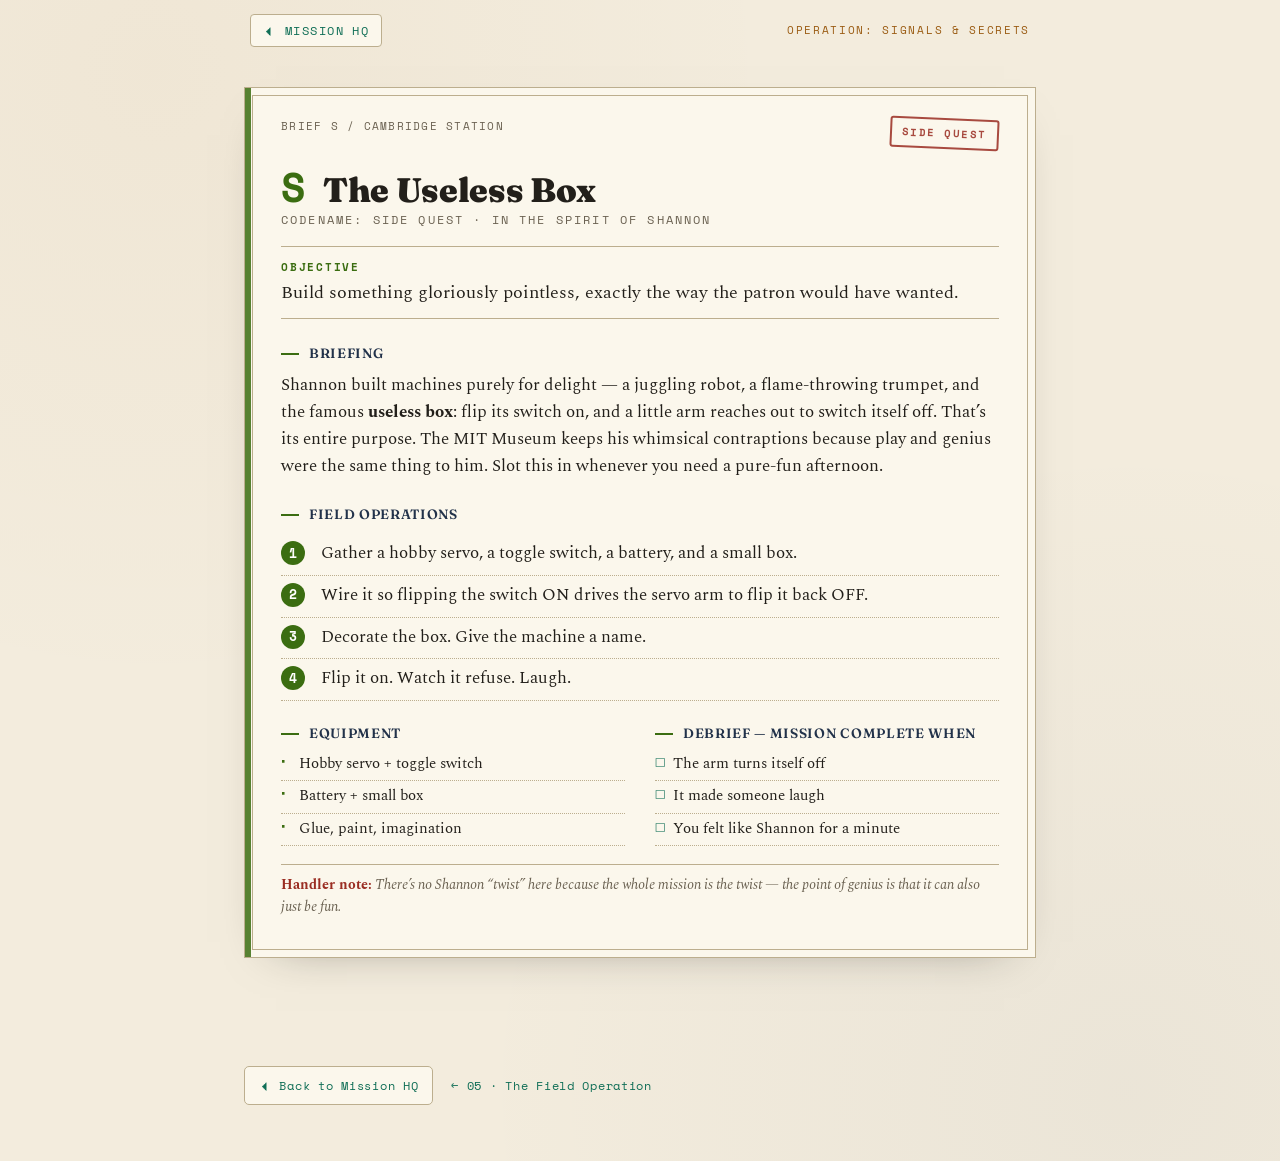
<file: mission-S.html>
<!DOCTYPE html>
<html lang="en">
<head>
<meta charset="UTF-8">
<meta name="viewport" content="width=device-width, initial-scale=1.0">
<title>Side Quest: The Useless Box — Operation: Signals &amp; Secrets</title>
<link rel="preconnect" href="https://fonts.googleapis.com">
<link rel="preconnect" href="https://fonts.gstatic.com" crossorigin>
<link href="https://fonts.googleapis.com/css2?family=Fraunces:opsz,wght@9..144,400;9..144,600;9..144,900&family=Spectral:ital,wght@0,400;0,500;1,400&family=Space+Mono:wght@400;700&display=swap" rel="stylesheet">
<link rel="stylesheet" href="brief.css">
</head>
<body>
<nav class="hq-nav">
  <a class="hq-home" href="index.html">&#9204; Mission HQ</a>
  <span class="hq-title">Operation: Signals &amp; Secrets</span>
</nav>
<div class="sheet">
<div class="brief m-side">
    <div class="topbar"><div>Brief S / Cambridge Station</div><div class="stamp">Side Quest</div></div>
    <div class="head"><div class="mno">S</div><div class="mname">The Useless Box</div></div>
    <div class="codename">Codename: Side Quest &middot; In the spirit of Shannon</div>
    <div class="objective"><b>Objective</b>Build something gloriously pointless, exactly the way the patron would have wanted.</div>

    <h3>Briefing</h3>
    <p>Shannon built machines purely for delight &mdash; a juggling robot, a flame-throwing trumpet, and the famous <b>useless box</b>: flip its switch on, and a little arm reaches out to switch itself off. That&rsquo;s its entire purpose. The MIT Museum keeps his whimsical contraptions because play and genius were the same thing to him. Slot this in whenever you need a pure-fun afternoon.</p>

    <h3>Field Operations</h3>
    <ol class="ops">
      <li>Gather a hobby servo, a toggle switch, a battery, and a small box.</li>
      <li>Wire it so flipping the switch ON drives the servo arm to flip it back OFF.</li>
      <li>Decorate the box. Give the machine a name.</li>
      <li>Flip it on. Watch it refuse. Laugh.</li>
    </ol>

    <div class="cols">
      <div class="box"><h3>Equipment</h3>
        <ul class="list"><li>Hobby servo + toggle switch</li><li>Battery + small box</li><li>Glue, paint, imagination</li></ul></div>
      <div class="box"><h3>Debrief &mdash; mission complete when</h3>
        <ul class="list check"><li>The arm turns itself off</li><li>It made someone laugh</li><li>You felt like Shannon for a minute</li></ul></div>
    </div>
    <div class="note"><b>Handler note:</b> There&rsquo;s no Shannon &ldquo;twist&rdquo; here because the whole mission <em>is</em> the twist &mdash; the point of genius is that it can also just be fun.</div>
  </div>
</div>
<div style="max-width:840px;margin:0 auto;padding:0 24px 56px;font-family:'Space Mono',monospace;font-size:12px;letter-spacing:.06em;">
  <a href="index.html" style="color:#0f6e56;text-decoration:none;border:1px solid #bcae8e;border-radius:5px;padding:9px 14px;background:#fbf7ec;display:inline-block;">&#9204; Back to Mission HQ</a>
  <a href="mission-05.html" style="color:#0f6e56;text-decoration:none;margin-left:10px;">&larr; 05 · The Field Operation</a>
</div>
</body>
</html>
</file>
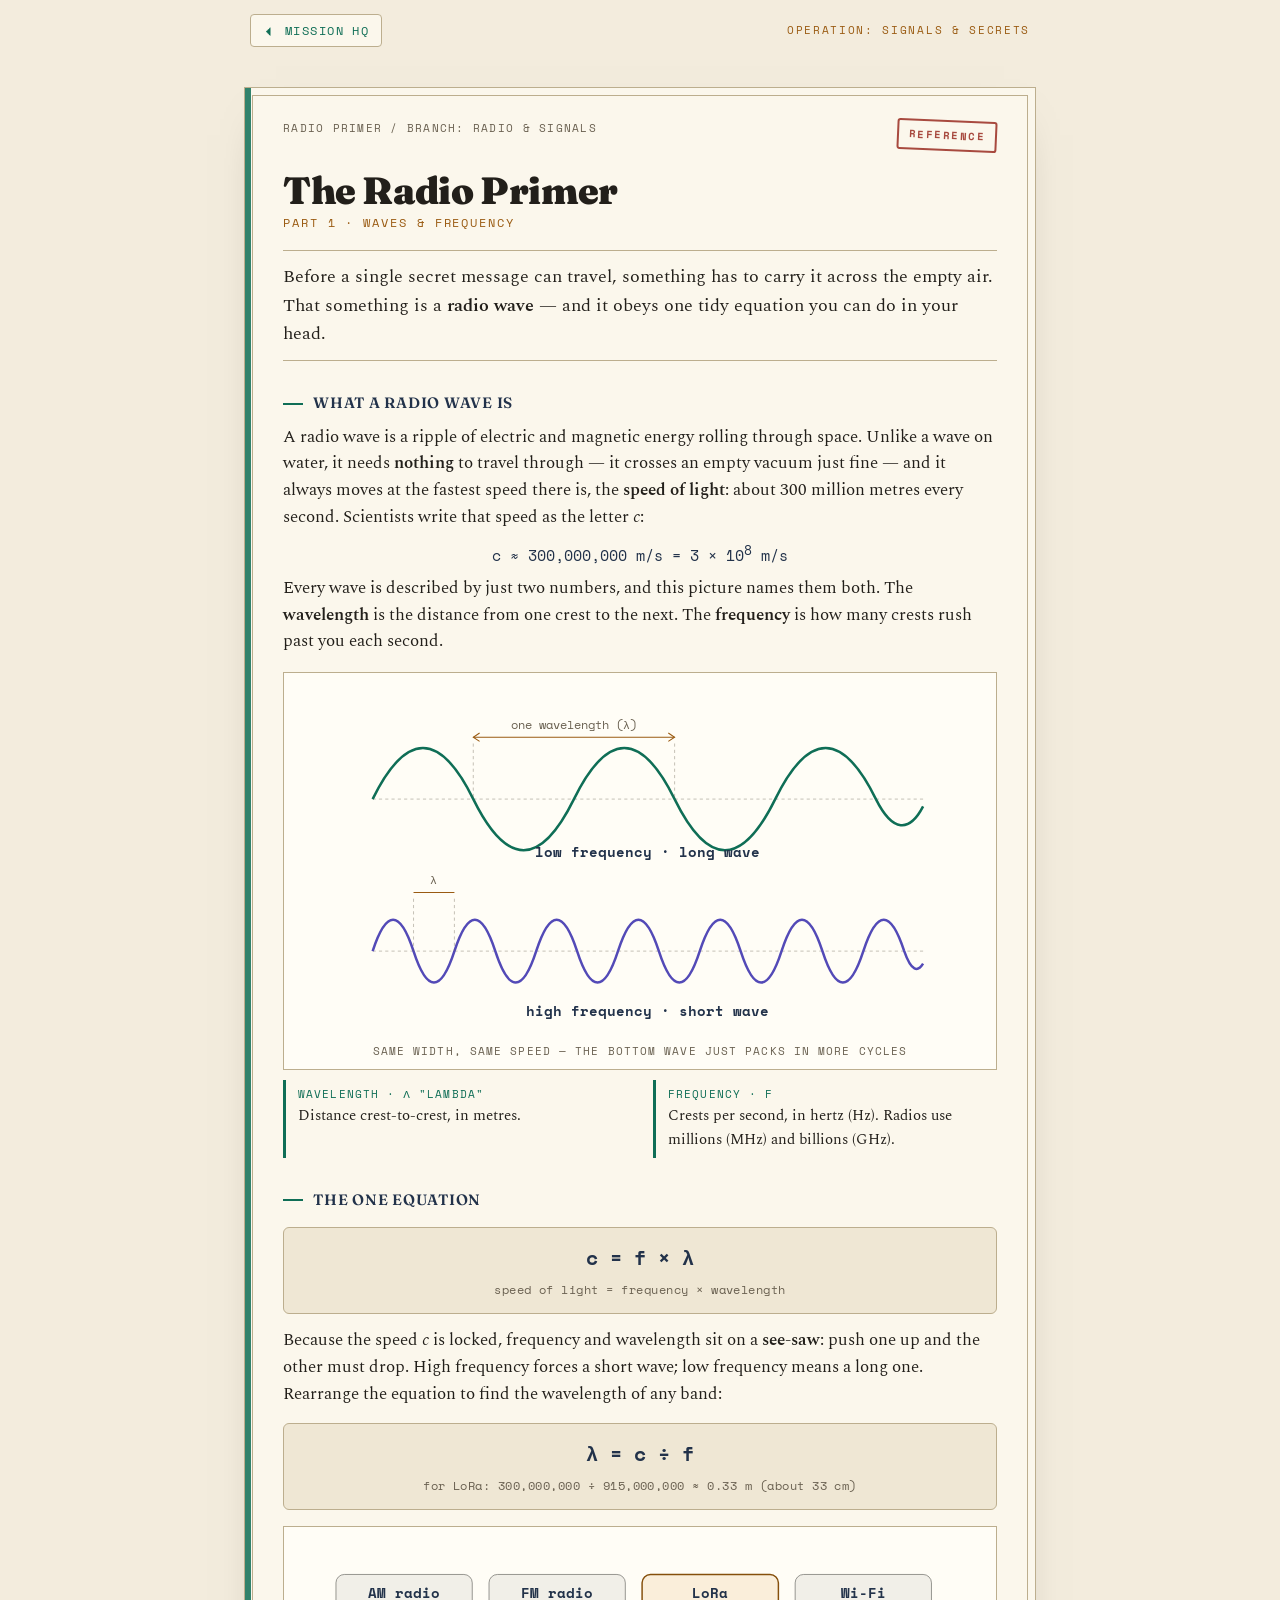
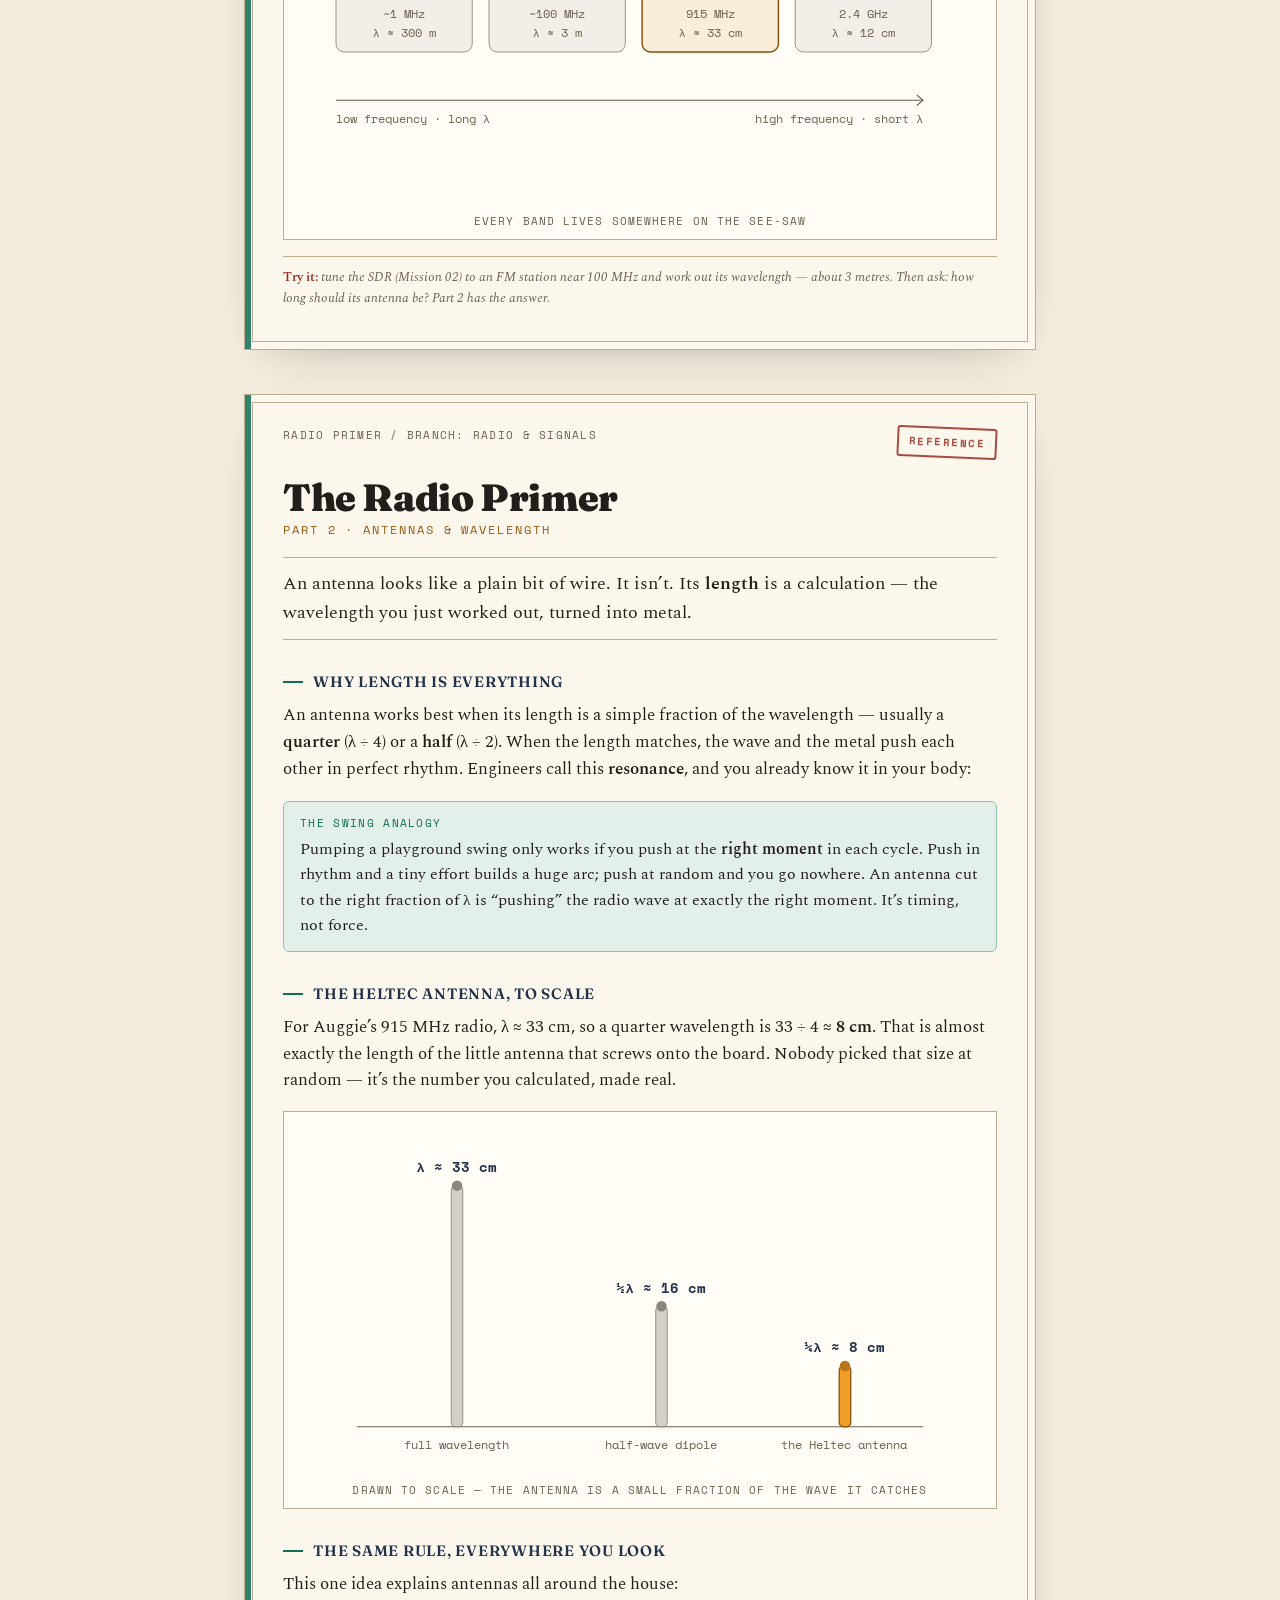
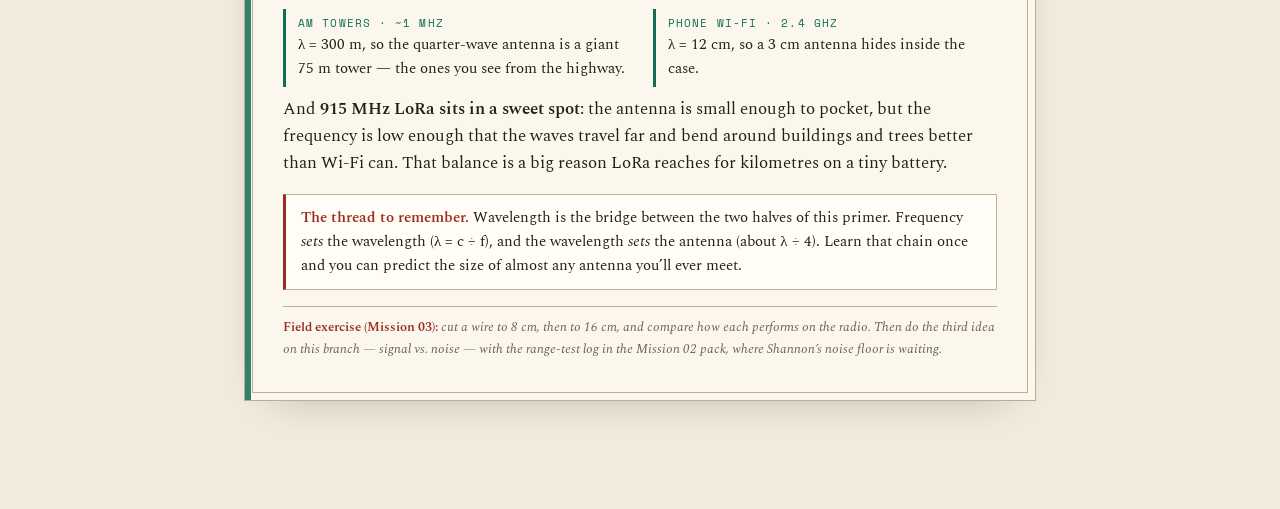
<file: radio-primer.html>
<!DOCTYPE html>
<html lang="en">
<head>
<meta charset="UTF-8">
<meta name="viewport" content="width=device-width, initial-scale=1.0">
<title>Radio Primer — Waves, Frequency &amp; Antennas</title>
<link rel="preconnect" href="https://fonts.googleapis.com">
<link rel="preconnect" href="https://fonts.gstatic.com" crossorigin>
<link href="https://fonts.googleapis.com/css2?family=Fraunces:opsz,wght@9..144,400;9..144,600;9..144,900&family=Spectral:ital,wght@0,400;0,500;1,400&family=Space+Mono:wght@400;700&display=swap" rel="stylesheet">
<style>
  :root{
    --paper:#f3ecdd; --panel:#fbf7ec; --ink:#221f1a; --muted:#6a6151; --rule:#bcae8e;
    --amber:#9a5b12; --teal:#0f6e56; --stamp:#9a2d22; --navy:#22324a; --accent:#0f6e56;
    --grayrod:#6a6151;
  }
  *{box-sizing:border-box}
  body{margin:0; background:var(--paper); color:var(--ink);
    font-family:'Spectral',Georgia,serif; font-size:16.5px; line-height:1.62;}
  .sheet{max-width:840px; margin:0 auto; padding:40px 24px 64px;}
  .page{border:1.5px solid var(--rule); padding:32px 38px 40px; background:var(--panel); position:relative;
    box-shadow:0 16px 46px -32px rgba(34,31,26,.5); margin-bottom:44px;}
  .page::before{content:""; position:absolute; inset:7px; border:.5px solid var(--rule); pointer-events:none;}
  .page::after{content:""; position:absolute; left:0; top:0; bottom:0; width:6px; background:var(--accent); opacity:.85;}

  .topbar{display:flex; justify-content:space-between; align-items:flex-start; font-family:'Space Mono',monospace;
    font-size:10.5px; letter-spacing:.12em; text-transform:uppercase; color:var(--muted);}
  .stamp{border:2px solid var(--stamp); color:var(--stamp); padding:5px 10px; transform:rotate(2.5deg);
    font-family:'Space Mono',monospace; font-weight:700; font-size:10.5px; letter-spacing:.14em; border-radius:3px; opacity:.85;}

  h1{font-family:'Fraunces',serif; font-weight:900; font-size:38px; line-height:1.04; margin:20px 0 2px; letter-spacing:-.01em;}
  .sub{font-family:'Space Mono',monospace; font-size:12px; letter-spacing:.16em; text-transform:uppercase;
    color:var(--amber); margin-bottom:18px;}
  .lead{font-size:17.5px; border-top:.5px solid var(--rule); border-bottom:.5px solid var(--rule); padding:12px 0; margin-bottom:8px;}

  h2{font-family:'Fraunces',serif; font-weight:600; font-size:15px; letter-spacing:.05em; text-transform:uppercase;
    color:var(--navy); margin:30px 0 4px; display:flex; align-items:center; gap:10px;}
  h2::before{content:""; width:20px; height:2px; background:var(--accent);}
  p{margin:9px 0;} b{font-weight:600;}

  .fig{margin:16px 0 6px; padding:16px 10px 8px; background:#fffdf6; border:.5px solid var(--rule);}
  .fig svg{display:block; width:100%; height:auto;}
  .figcap{font-family:'Space Mono',monospace; font-size:11px; letter-spacing:.1em; text-transform:uppercase;
    color:var(--muted); text-align:center; margin-top:8px;}

  .eq{font-family:'Space Mono',monospace; font-weight:700; font-size:20px; color:var(--navy); text-align:center;
    background:#efe7d4; border:.5px solid var(--rule); border-radius:6px; padding:14px 10px; margin:14px 0;}
  .eq small{display:block; font-weight:400; font-size:12px; color:var(--muted); letter-spacing:.04em; margin-top:6px; text-transform:none;}

  .keyrow{display:grid; grid-template-columns:1fr 1fr; gap:10px 26px; margin:10px 0;}
  .key{border-left:3px solid var(--accent); border-radius:0; padding:6px 0 6px 12px; background:transparent;}
  .key .term{font-family:'Space Mono',monospace; font-size:11px; letter-spacing:.1em; text-transform:uppercase; color:var(--teal);}
  .key .def{font-size:15px;}

  .shannon{background:#fffdf6; border:.5px solid var(--rule); border-left:3px solid var(--stamp); padding:11px 15px;
    margin:16px 0; font-size:15px;}
  .shannon b{color:var(--stamp);}
  .takeaway{background:#e3efe9; border:.5px solid #8fc3ad; border-radius:6px; padding:13px 16px; margin:18px 0 4px; font-size:15.5px;}
  .takeaway .term{font-family:'Space Mono',monospace; font-size:11px; letter-spacing:.12em; text-transform:uppercase; color:var(--teal); display:block; margin-bottom:4px;}
  .note{font-size:13px; color:var(--muted); font-style:italic; margin-top:16px; padding-top:10px; border-top:.5px solid var(--rule);}
  .note b{font-style:normal; color:var(--stamp);}

  /* svg helpers */
  .wt{font-family:'Space Mono',monospace; font-size:13px; font-weight:700; fill:var(--navy);}
  .wts{font-family:'Space Mono',monospace; font-size:11px; fill:var(--muted);}
  .axis{stroke:var(--grayrod); stroke-width:1;}
  .dash{stroke:var(--grayrod); stroke-width:.6; stroke-dasharray:3 3; opacity:.6;}

  @media (max-width:640px){ .keyrow{grid-template-columns:1fr} h1{font-size:30px} }
  @media print{
    body{background:#fff} .sheet{padding:0}
    .page{box-shadow:none; margin:0; border-width:1px; page-break-after:always; min-height:96vh;}
    .fig, .eq, .shannon, .takeaway{break-inside:avoid;}
    h2{break-after:avoid;}
  }
</style>
<style id="hq-nav-style">
  .hq-nav{display:flex;align-items:center;justify-content:space-between;gap:12px;
    max-width:840px;margin:0 auto;padding:14px 30px 0;font-family:'Space Mono',monospace;}
  .hq-nav .hq-home{display:inline-block;font-size:12px;letter-spacing:.12em;text-transform:uppercase;
    color:#0f6e56;text-decoration:none;border:1px solid #bcae8e;border-radius:4px;padding:6px 12px;
    background:#fbf7ec;transition:background .15s;}
  .hq-nav .hq-home:hover{background:#e3efe9;}
  .hq-nav .hq-title{font-size:10.5px;letter-spacing:.16em;text-transform:uppercase;color:#9a5b12;}
  @media (max-width:560px){ .hq-nav .hq-title{display:none;} }
  @media print{ .hq-nav{display:none !important;} }
</style>
</head>
<body>
<nav class="hq-nav">
  <a class="hq-home" href="index.html">&#9204; Mission HQ</a>
  <span class="hq-title">Operation: Signals &amp; Secrets</span>
</nav>

<div class="sheet">

  <!-- PAGE 1 — WAVES & FREQUENCY -->
  <div class="page">
    <div class="topbar"><div>Radio Primer / Branch: Radio &amp; Signals</div><div class="stamp">Reference</div></div>
    <h1>The Radio Primer</h1>
    <div class="sub">Part 1 &middot; Waves &amp; Frequency</div>

    <div class="lead">Before a single secret message can travel, something has to carry it across the empty air. That something is a <b>radio wave</b> &mdash; and it obeys one tidy equation you can do in your head.</div>

    <h2>What a radio wave is</h2>
    <p>A radio wave is a ripple of electric and magnetic energy rolling through space. Unlike a wave on water, it needs <b>nothing</b> to travel through &mdash; it crosses an empty vacuum just fine &mdash; and it always moves at the fastest speed there is, the <b>speed of light</b>: about 300 million metres every second. Scientists write that speed as the letter <i>c</i>:</p>
    <p style="text-align:center; font-family:'Space Mono',monospace; font-size:15px; color:var(--navy)">c &asymp; 300,000,000 m/s = 3 &times; 10<sup>8</sup> m/s</p>

    <p>Every wave is described by just two numbers, and this picture names them both. The <b>wavelength</b> is the distance from one crest to the next. The <b>frequency</b> is how many crests rush past you each second.</p>

    <div class="fig">
      <svg viewBox="0 0 660 330" role="img" aria-label="Two waves drawn the same width; the top has a long wavelength and low frequency, the bottom a short wavelength and high frequency">
        <line x1="75" y1="105" x2="600" y2="105" class="dash"/>
        <line x1="75" y1="250" x2="600" y2="250" class="dash"/>

        <path fill="none" stroke="#0F6E56" stroke-width="2.4" d="M75,105 C107,40 139,40 171,105 C203,170 235,170 267,105 C299,40 331,40 363,105 C395,170 427,170 459,105 C491,40 523,40 555,105 C571,137 587,137 600,112"/>

        <path fill="none" stroke="#534AB7" stroke-width="2.4" d="M75,250 C88,210 101,210 114,250 C127,290 140,290 153,250 C166,210 179,210 192,250 C205,290 218,290 231,250 C244,210 257,210 270,250 C283,290 296,290 309,250 C322,210 335,210 348,250 C361,290 374,290 387,250 C400,210 413,210 426,250 C439,290 452,290 465,250 C478,210 491,210 504,250 C517,290 530,290 543,250 C556,210 569,210 582,250 C589,270 595,270 600,262"/>

        <line x1="171" y1="52" x2="171" y2="105" class="dash"/>
        <line x1="363" y1="52" x2="363" y2="105" class="dash"/>
        <line x1="171" y1="46" x2="363" y2="46" stroke="#9a5b12" stroke-width="1"/>
        <path d="M177 42 L171 46 L177 50" fill="none" stroke="#9a5b12" stroke-width="1"/>
        <path d="M357 42 L363 46 L357 50" fill="none" stroke="#9a5b12" stroke-width="1"/>
        <text class="wts" x="267" y="38" text-anchor="middle">one wavelength (&lambda;)</text>
        <text class="wt" x="337" y="160" text-anchor="middle">low frequency &middot; long wave</text>

        <line x1="114" y1="200" x2="114" y2="250" class="dash"/>
        <line x1="153" y1="200" x2="153" y2="250" class="dash"/>
        <line x1="114" y1="194" x2="153" y2="194" stroke="#9a5b12" stroke-width="1"/>
        <text class="wts" x="133" y="186" text-anchor="middle">&lambda;</text>
        <text class="wt" x="337" y="312" text-anchor="middle">high frequency &middot; short wave</text>
      </svg>
      <div class="figcap">Same width, same speed &mdash; the bottom wave just packs in more cycles</div>
    </div>

    <div class="keyrow">
      <div class="key"><div class="term">Wavelength · &lambda; "lambda"</div><div class="def">Distance crest-to-crest, in metres.</div></div>
      <div class="key"><div class="term">Frequency · f</div><div class="def">Crests per second, in hertz (Hz). Radios use millions (MHz) and billions (GHz).</div></div>
    </div>

    <h2>The one equation</h2>
    <div class="eq">c = f &times; &lambda;
      <small>speed of light = frequency &times; wavelength</small></div>

    <p>Because the speed <i>c</i> is locked, frequency and wavelength sit on a <b>see-saw</b>: push one up and the other must drop. High frequency forces a short wave; low frequency means a long one. Rearrange the equation to find the wavelength of any band:</p>

    <div class="eq">&lambda; = c &divide; f
      <small>for LoRa: 300,000,000 &divide; 915,000,000 &asymp; 0.33 m (about 33 cm)</small></div>

    <div class="fig">
      <svg viewBox="0 0 660 250" role="img" aria-label="Four bands ordered by frequency: AM 300 metres, FM 3 metres, LoRa 33 centimetres, Wi-Fi 12 centimetres">
        <rect x="40" y="30" width="130" height="74" rx="8" fill="#F1EFE8" stroke="#5F5E5A" stroke-width=".6"/>
        <text class="wt" x="105" y="52" text-anchor="middle">AM radio</text>
        <text class="wts" x="105" y="72" text-anchor="middle">~1 MHz</text>
        <text class="wts" x="105" y="90" text-anchor="middle">&lambda; &asymp; 300 m</text>

        <rect x="186" y="30" width="130" height="74" rx="8" fill="#F1EFE8" stroke="#5F5E5A" stroke-width=".6"/>
        <text class="wt" x="251" y="52" text-anchor="middle">FM radio</text>
        <text class="wts" x="251" y="72" text-anchor="middle">~100 MHz</text>
        <text class="wts" x="251" y="90" text-anchor="middle">&lambda; &asymp; 3 m</text>

        <rect x="332" y="30" width="130" height="74" rx="8" fill="#FAEEDA" stroke="#854F0B" stroke-width="1.4"/>
        <text class="wt" x="397" y="52" text-anchor="middle" fill="#412402">LoRa</text>
        <text class="wts" x="397" y="72" text-anchor="middle" fill="#633806">915 MHz</text>
        <text class="wts" x="397" y="90" text-anchor="middle" fill="#633806">&lambda; &asymp; 33 cm</text>

        <rect x="478" y="30" width="130" height="74" rx="8" fill="#F1EFE8" stroke="#5F5E5A" stroke-width=".6"/>
        <text class="wt" x="543" y="52" text-anchor="middle">Wi-Fi</text>
        <text class="wts" x="543" y="72" text-anchor="middle">2.4 GHz</text>
        <text class="wts" x="543" y="90" text-anchor="middle">&lambda; &asymp; 12 cm</text>

        <line x1="40" y1="150" x2="600" y2="150" stroke="#6a6151" stroke-width="1"/>
        <path d="M594 145 L600 150 L594 155" fill="none" stroke="#6a6151" stroke-width="1"/>
        <text class="wts" x="40" y="172" text-anchor="start">low frequency &middot; long &lambda;</text>
        <text class="wts" x="600" y="172" text-anchor="end">high frequency &middot; short &lambda;</text>
      </svg>
      <div class="figcap">Every band lives somewhere on the see-saw</div>
    </div>

    <div class="note"><b>Try it:</b> tune the SDR (Mission 02) to an FM station near 100 MHz and work out its wavelength &mdash; about 3 metres. Then ask: how long should its antenna be? Part 2 has the answer.</div>
  </div>

  <!-- PAGE 2 — ANTENNAS & WAVELENGTH -->
  <div class="page">
    <div class="topbar"><div>Radio Primer / Branch: Radio &amp; Signals</div><div class="stamp">Reference</div></div>
    <h1>The Radio Primer</h1>
    <div class="sub">Part 2 &middot; Antennas &amp; Wavelength</div>

    <div class="lead">An antenna looks like a plain bit of wire. It isn&rsquo;t. Its <b>length</b> is a calculation &mdash; the wavelength you just worked out, turned into metal.</div>

    <h2>Why length is everything</h2>
    <p>An antenna works best when its length is a simple fraction of the wavelength &mdash; usually a <b>quarter</b> (&lambda; &divide; 4) or a <b>half</b> (&lambda; &divide; 2). When the length matches, the wave and the metal push each other in perfect rhythm. Engineers call this <b>resonance</b>, and you already know it in your body:</p>

    <div class="takeaway"><span class="term">The swing analogy</span>Pumping a playground swing only works if you push at the <b>right moment</b> in each cycle. Push in rhythm and a tiny effort builds a huge arc; push at random and you go nowhere. An antenna cut to the right fraction of &lambda; is &ldquo;pushing&rdquo; the radio wave at exactly the right moment. It&rsquo;s timing, not force.</div>

    <h2>The Heltec antenna, to scale</h2>
    <p>For Auggie&rsquo;s 915 MHz radio, &lambda; &asymp; 33 cm, so a quarter wavelength is 33 &divide; 4 &asymp; <b>8 cm</b>. That is almost exactly the length of the little antenna that screws onto the board. Nobody picked that size at random &mdash; it&rsquo;s the number you calculated, made real.</p>

    <div class="fig">
      <svg viewBox="0 0 660 330" role="img" aria-label="Three rods to scale on a ground line: full wavelength 33 cm, half-wave 16 cm, and the quarter-wave 8 cm Heltec antenna">
        <line x1="60" y1="285" x2="600" y2="285" stroke="#6a6151" stroke-width="1"/>

        <rect x="150" y="55" width="11" height="230" rx="4" fill="#D3D1C7" stroke="#5F5E5A" stroke-width=".6"/>
        <circle cx="155.5" cy="55" r="5" fill="#888780"/>
        <text class="wt" x="155" y="42" text-anchor="middle">&lambda; &asymp; 33 cm</text>
        <text class="wts" x="155" y="306" text-anchor="middle">full wavelength</text>

        <rect x="345" y="170" width="11" height="115" rx="4" fill="#D3D1C7" stroke="#5F5E5A" stroke-width=".6"/>
        <circle cx="350.5" cy="170" r="5" fill="#888780"/>
        <text class="wt" x="350" y="157" text-anchor="middle">&frac12;&lambda; &asymp; 16 cm</text>
        <text class="wts" x="350" y="306" text-anchor="middle">half-wave dipole</text>

        <rect x="520" y="227" width="11" height="58" rx="4" fill="#EF9F27" stroke="#854F0B" stroke-width="1.2"/>
        <circle cx="525.5" cy="227" r="5" fill="#BA7517"/>
        <text class="wt" x="525" y="214" text-anchor="middle" fill="#633806">&frac14;&lambda; &asymp; 8 cm</text>
        <text class="wts" x="525" y="306" text-anchor="middle" fill="#633806">the Heltec antenna</text>
      </svg>
      <div class="figcap">Drawn to scale &mdash; the antenna is a small fraction of the wave it catches</div>
    </div>

    <h2>The same rule, everywhere you look</h2>
    <p>This one idea explains antennas all around the house:</p>
    <div class="keyrow">
      <div class="key"><div class="term">AM towers · ~1 MHz</div><div class="def">&lambda; = 300 m, so the quarter-wave antenna is a giant 75 m tower &mdash; the ones you see from the highway.</div></div>
      <div class="key"><div class="term">Phone Wi-Fi · 2.4 GHz</div><div class="def">&lambda; = 12 cm, so a 3 cm antenna hides inside the case.</div></div>
    </div>
    <p>And <b>915 MHz LoRa sits in a sweet spot</b>: the antenna is small enough to pocket, but the frequency is low enough that the waves travel far and bend around buildings and trees better than Wi-Fi can. That balance is a big reason LoRa reaches for kilometres on a tiny battery.</p>

    <div class="shannon"><b>The thread to remember.</b> Wavelength is the bridge between the two halves of this primer. Frequency <i>sets</i> the wavelength (&lambda; = c &divide; f), and the wavelength <i>sets</i> the antenna (about &lambda; &divide; 4). Learn that chain once and you can predict the size of almost any antenna you&rsquo;ll ever meet.</div>

    <div class="note"><b>Field exercise (Mission 03):</b> cut a wire to 8 cm, then to 16 cm, and compare how each performs on the radio. Then do the third idea on this branch &mdash; <em>signal vs. noise</em> &mdash; with the range-test log in the Mission 02 pack, where Shannon&rsquo;s noise floor is waiting.</div>
  </div>

</div>
</body>
</html>
</file>
<file: brief.css>
:root{
  --paper:#f3ecdd; --panel:#fbf7ec; --ink:#221f1a; --muted:#6a6151; --rule:#bcae8e;
  --amber:#9a5b12; --teal:#0f6e56; --stamp:#9a2d22; --navy:#22324a; --accent:#9a5b12;
}
*{box-sizing:border-box}
body{margin:0; background:var(--paper); color:var(--ink);
  font-family:'Spectral',Georgia,serif; font-size:16.5px; line-height:1.62;
  background-image:radial-gradient(circle at 12% 6%, rgba(154,91,18,.04), transparent 40%),
                   radial-gradient(circle at 88% 94%, rgba(34,50,74,.04), transparent 42%);}
.sheet{max-width:840px; margin:0 auto; padding:40px 24px 64px;}

.brief{border:1.5px solid var(--rule); padding:30px 36px 38px; background:var(--panel); position:relative;
  box-shadow:0 16px 46px -32px rgba(34,31,26,.5); margin-bottom:44px;}
.brief::before{content:""; position:absolute; inset:7px; border:.5px solid var(--rule); pointer-events:none;}
.brief::after{content:""; position:absolute; left:0; top:0; bottom:0; width:6px; background:var(--accent); opacity:.85;}

.topbar{display:flex; justify-content:space-between; align-items:flex-start; font-family:'Space Mono',monospace;
  font-size:10.5px; letter-spacing:.12em; text-transform:uppercase; color:var(--muted);}
.stamp{border:2px solid var(--stamp); color:var(--stamp); padding:5px 10px; transform:rotate(2.5deg);
  font-family:'Space Mono',monospace; font-weight:700; font-size:10.5px; letter-spacing:.14em; border-radius:3px; opacity:.85;}

.head{display:flex; align-items:baseline; gap:18px; margin:20px 0 2px;}
.mno{font-family:'Space Mono',monospace; font-weight:700; font-size:40px; color:var(--accent); line-height:.9;}
.mname{font-family:'Fraunces',serif; font-weight:900; font-size:34px; line-height:1.02; letter-spacing:-.01em;}
.codename{font-family:'Space Mono',monospace; font-size:12px; letter-spacing:.18em; text-transform:uppercase;
  color:var(--muted); margin:2px 0 16px;}

.objective{font-size:18px; line-height:1.55; border-top:.5px solid var(--rule); border-bottom:.5px solid var(--rule);
  padding:12px 0; margin-bottom:18px;}
.objective b{font-family:'Space Mono',monospace; font-size:11px; letter-spacing:.16em; text-transform:uppercase;
  color:var(--accent); display:block; margin-bottom:3px;}

h3{font-family:'Fraunces',serif; font-weight:600; font-size:13.5px; letter-spacing:.05em; text-transform:uppercase;
  color:var(--navy); margin:24px 0 4px; display:flex; align-items:center; gap:10px;}
h3::before{content:""; width:18px; height:2px; background:var(--accent);}
p{margin:8px 0;}
ol.ops{margin:8px 0; padding-left:0; counter-reset:op; list-style:none;}
ol.ops li{position:relative; padding:7px 0 7px 40px; border-bottom:.5px dotted var(--rule);}
ol.ops li::before{counter-increment:op; content:counter(op); position:absolute; left:0; top:7px;
  font-family:'Space Mono',monospace; font-weight:700; font-size:13px; color:#fff; background:var(--accent);
  width:24px; height:24px; border-radius:50%; display:flex; align-items:center; justify-content:center;}

.shannon{background:#fffdf6; border:.5px solid var(--rule); border-left:3px solid var(--stamp); padding:11px 15px;
  margin:16px 0; font-size:15px;}
.shannon b{color:var(--stamp); font-style:normal;}

.cols{display:grid; grid-template-columns:1fr 1fr; gap:10px 30px; margin-top:6px;}
.box{}
.box h3{margin-top:14px;}
ul.list{list-style:none; padding:0; margin:4px 0; font-size:14.5px;}
ul.list li{padding:4px 0 4px 18px; position:relative; border-bottom:.5px dotted var(--rule);}
ul.list li::before{content:"\25A0"; position:absolute; left:0; top:7px; color:var(--accent); font-size:8px;}
ul.check li::before{content:"\2610"; font-size:13px; top:3px; color:var(--teal);}

.note{font-size:13.5px; color:var(--muted); font-style:italic; margin-top:14px; padding-top:10px;
  border-top:.5px solid var(--rule);}
.note b{font-style:normal; color:var(--stamp);}

/* per-mission accents */
.m-recon{--accent:#5f5e5a;}
.m-cipher{--accent:#534ab7;}
.m-signal{--accent:#0f6e56;}
.m-onair{--accent:#993c1d;}
.m-build{--accent:#185fa5;}
.m-field{--accent:#993556;}
.m-side{--accent:#3b6d11;}

.cover{border:none; box-shadow:none; background:none; text-align:center; padding:30px 20px 6px;}
.cover::before,.cover::after{display:none;}
.cover h1{font-family:'Fraunces',serif; font-weight:900; font-size:38px; margin:6px 0 4px;}
.cover .sub{font-family:'Space Mono',monospace; font-size:12px; letter-spacing:.18em; text-transform:uppercase; color:var(--amber);}
.cover p{max-width:560px; margin:14px auto; color:var(--muted);}

@media (max-width:640px){ .cols{grid-template-columns:1fr} .mname{font-size:26px} .mno{font-size:32px} }
@media print{
  body{background:#fff} .sheet{padding:0}
  .brief{box-shadow:none; margin:0; border-width:1px; page-break-after:always; min-height:96vh;}
  .cover{page-break-after:always;}
  ol.ops li, .shannon, .box{break-inside:avoid;}
}

/* nav */
.hq-nav{display:flex;align-items:center;justify-content:space-between;gap:12px;
  max-width:840px;margin:0 auto;padding:14px 30px 0;font-family:'Space Mono',monospace;}
.hq-nav .hq-home{display:inline-block;font-size:12px;letter-spacing:.12em;text-transform:uppercase;
  color:#0f6e56;text-decoration:none;border:1px solid #bcae8e;border-radius:4px;padding:6px 12px;
  background:#fbf7ec;transition:background .15s;}
.hq-nav .hq-home:hover{background:#e3efe9;}
.hq-nav .hq-title{font-size:10.5px;letter-spacing:.16em;text-transform:uppercase;color:#9a5b12;}
@media (max-width:560px){ .hq-nav .hq-title{display:none;} }
@media print{ .hq-nav{display:none !important;} }
</file>
